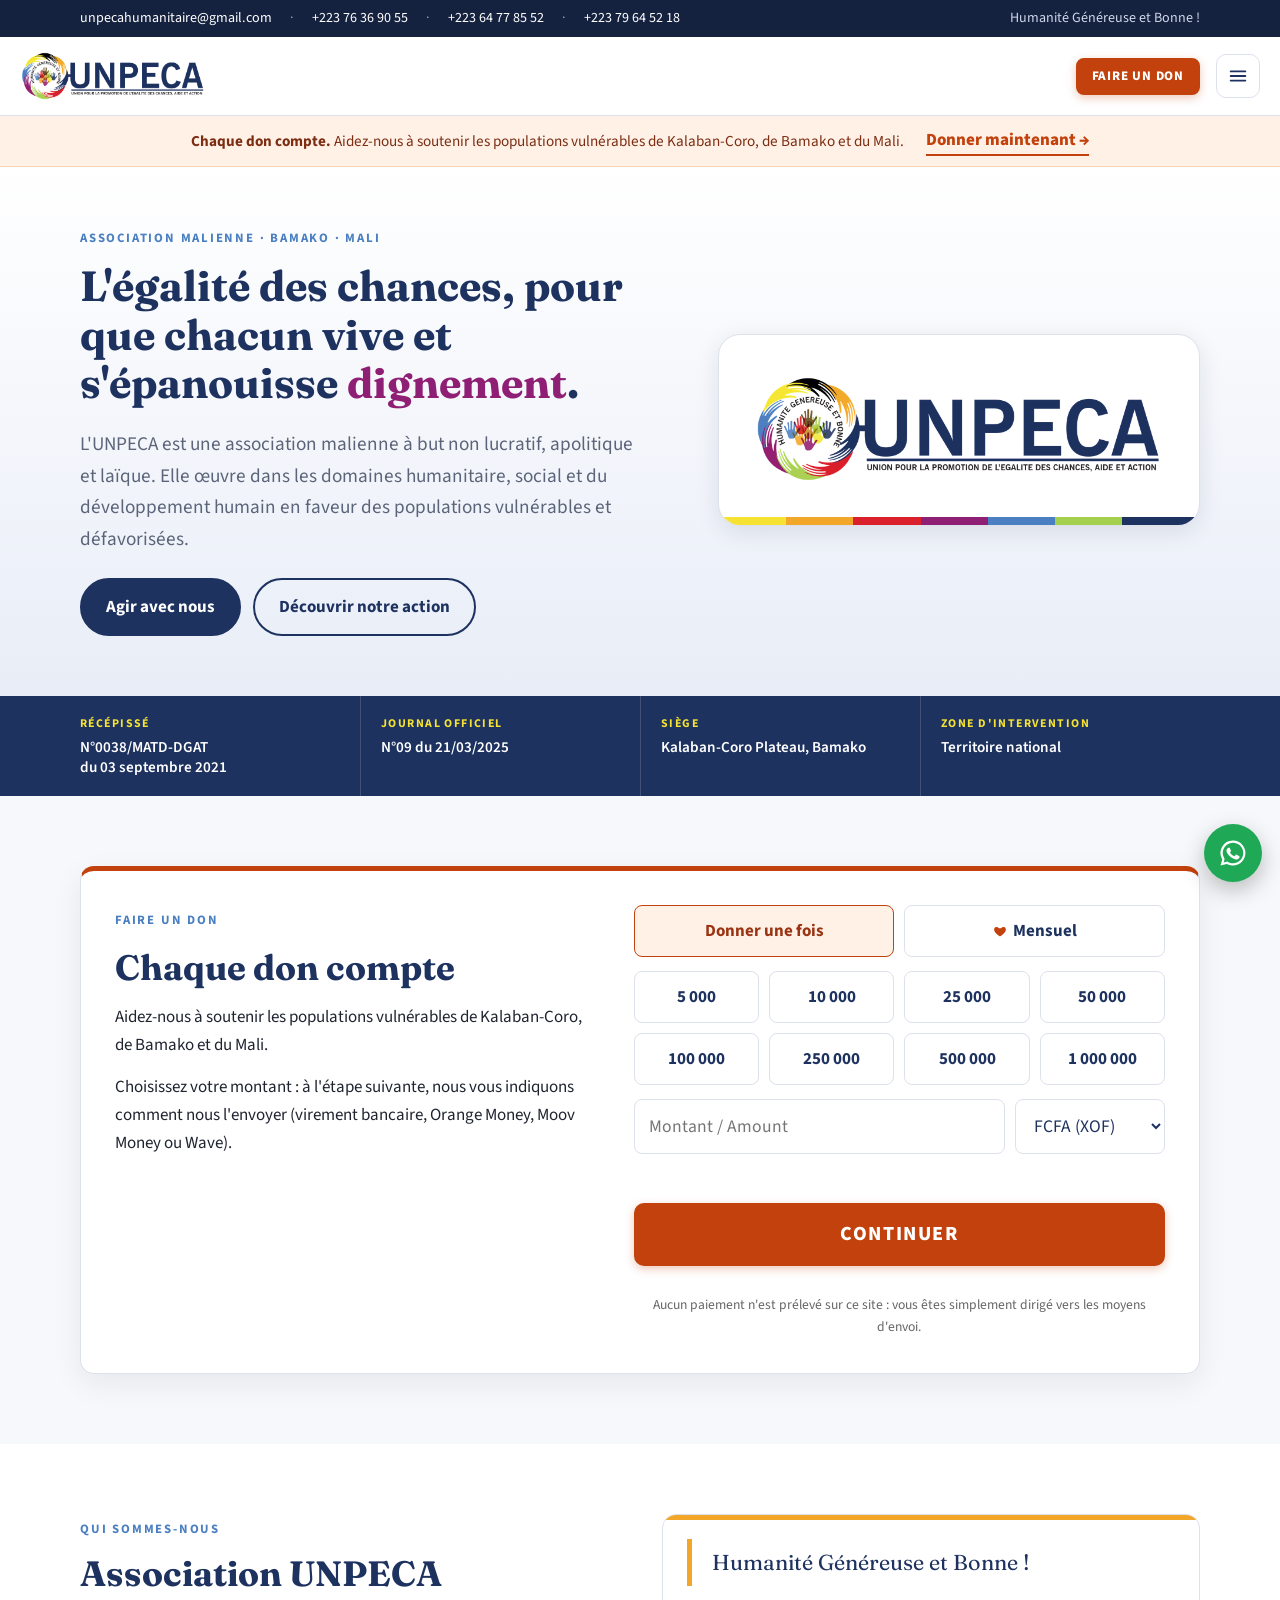
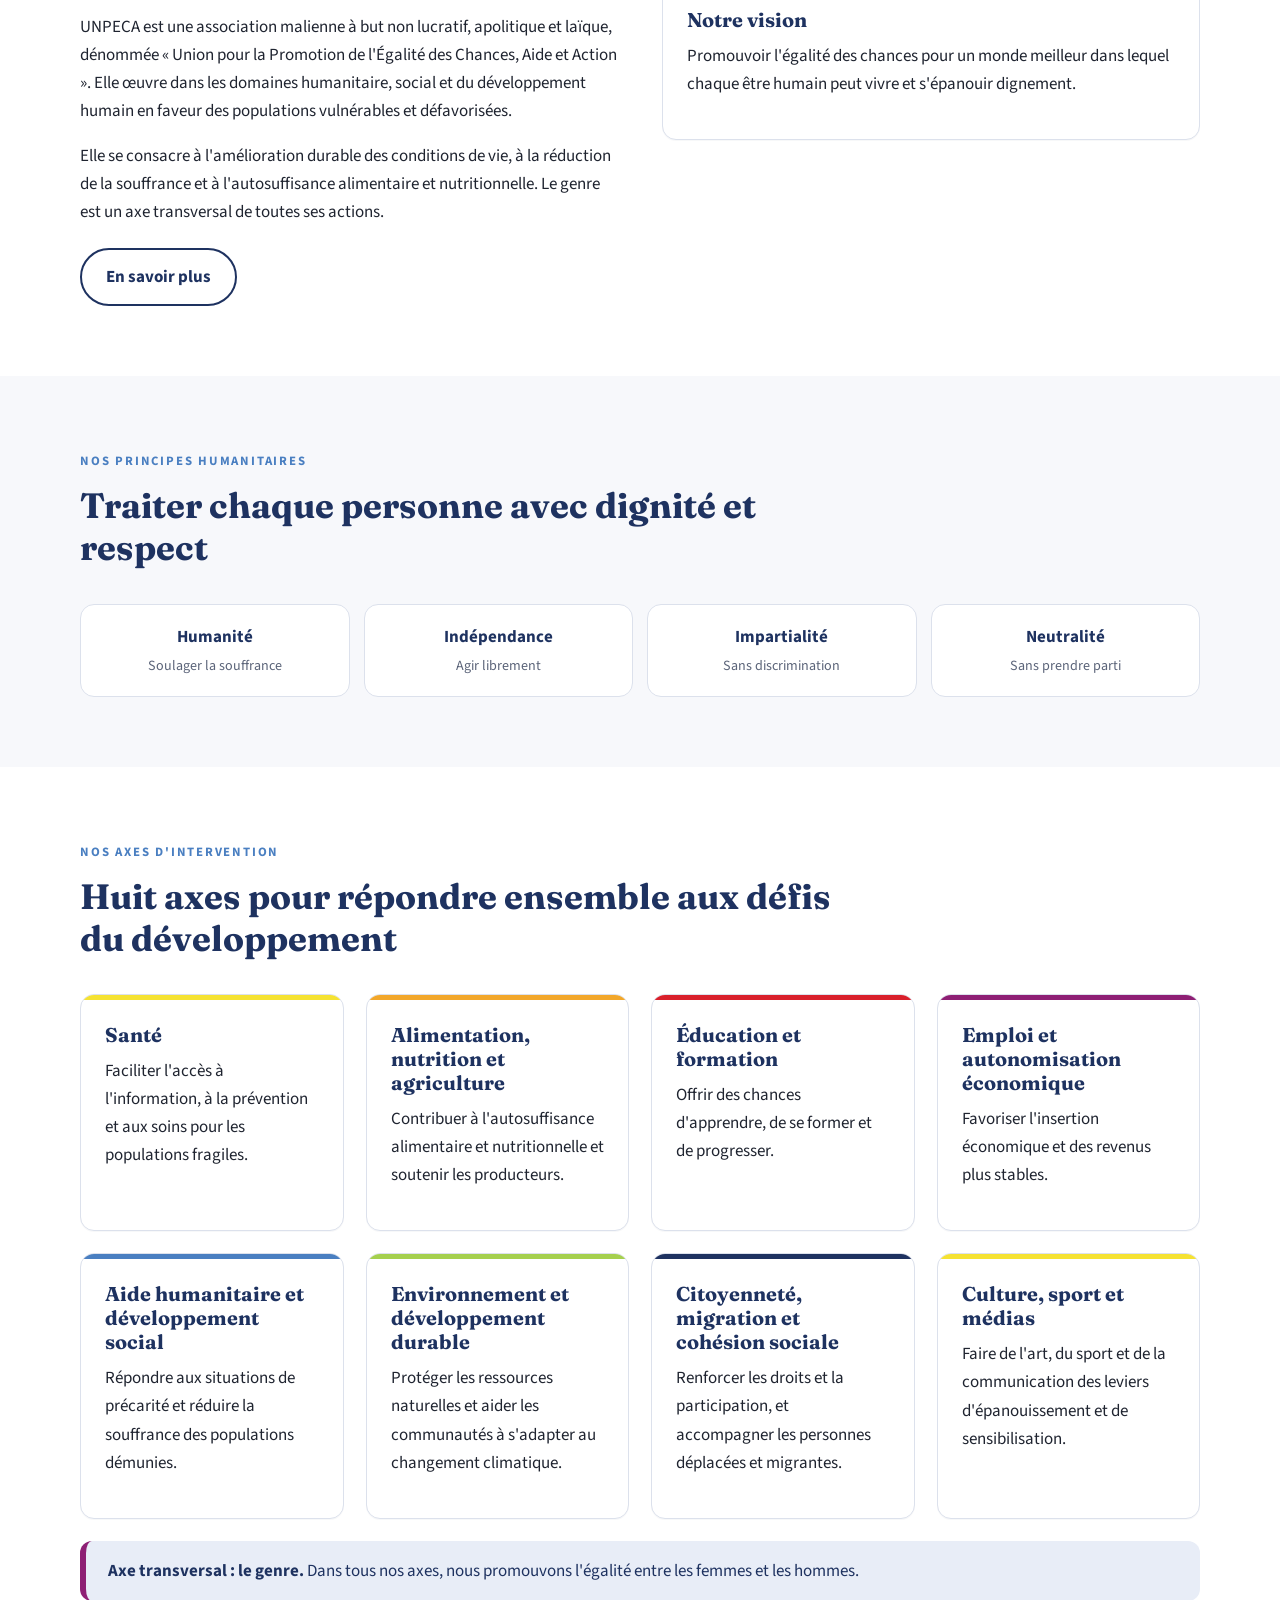
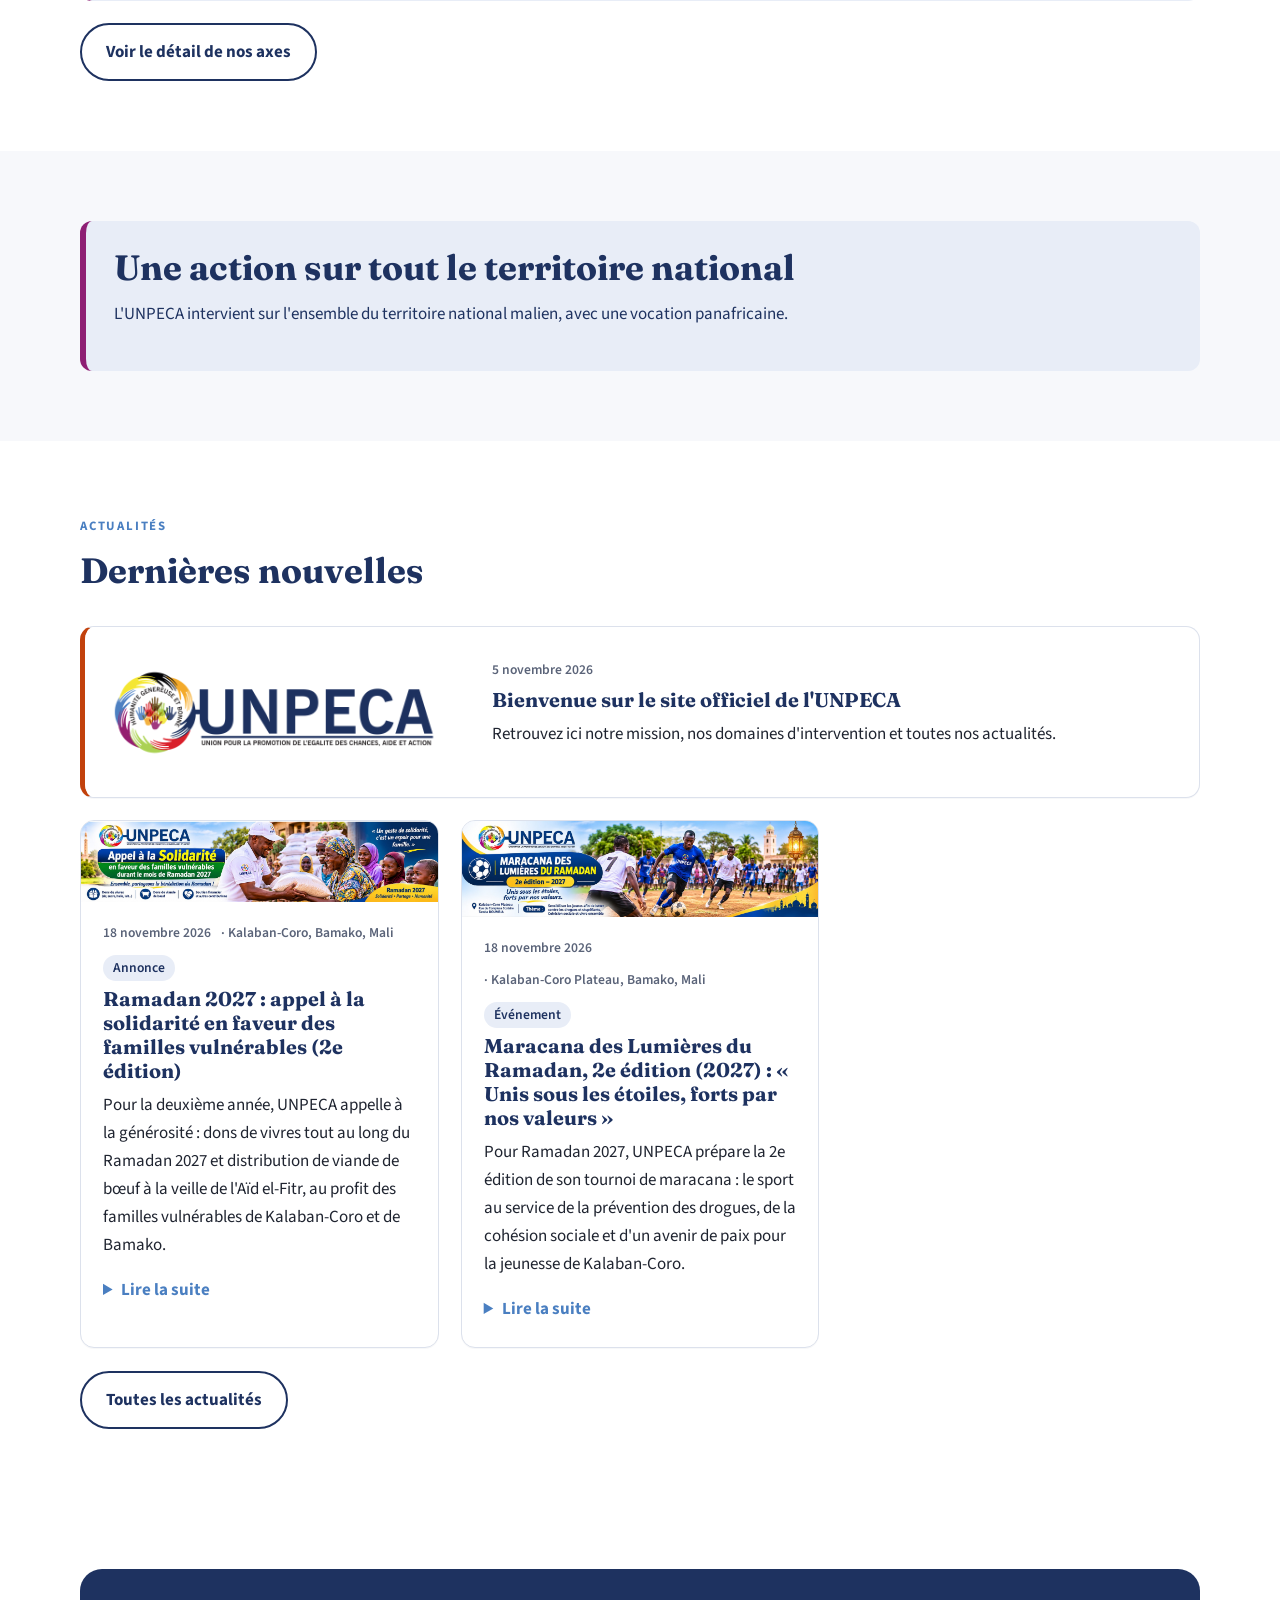
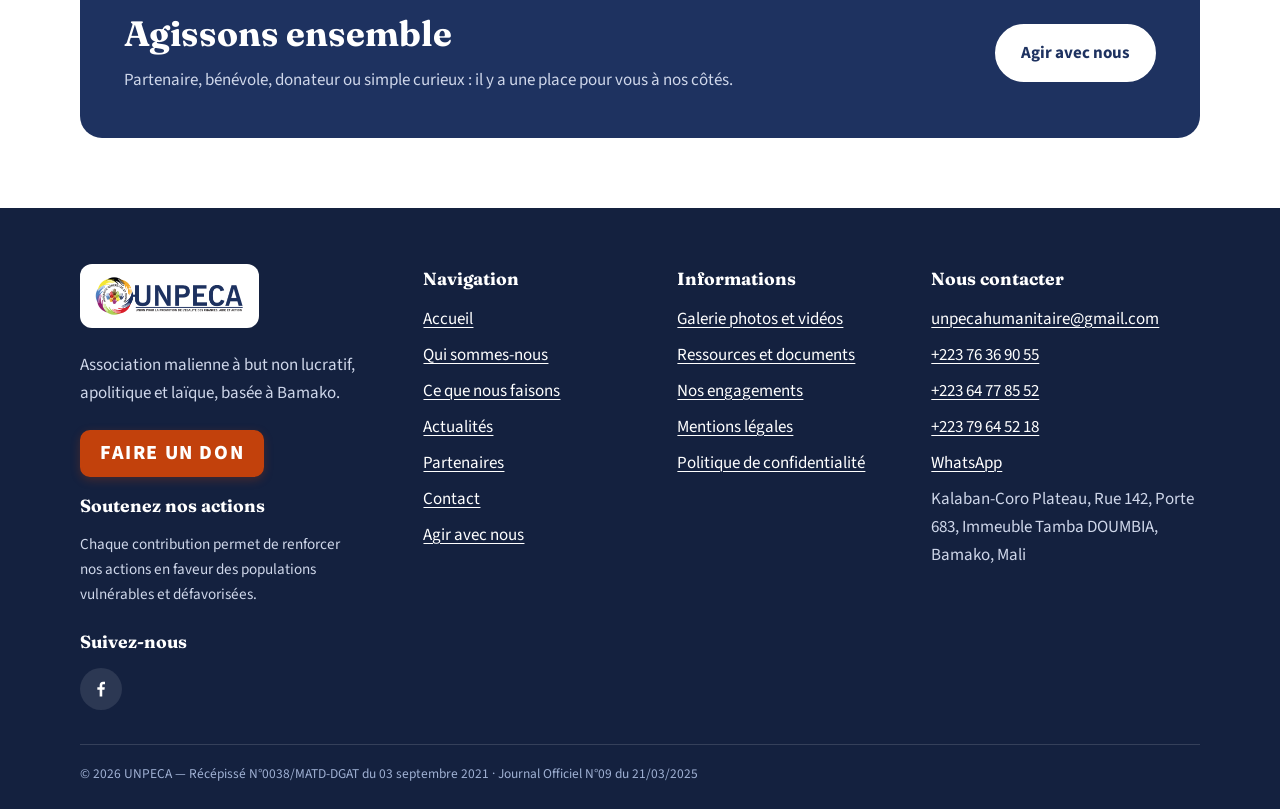
<file: index.html>
<!doctype html>
<html lang="fr" data-title-fr="Accueil — UNPECA" data-title-en="Home — UNPECA">
<head>
<meta charset="utf-8">
<meta name="viewport" content="width=device-width, initial-scale=1">
<title>Accueil — UNPECA</title>
<meta name="description" content="Association UNPECA : association malienne à but non lucratif, apolitique et laïque, au service des populations vulnérables et défavorisées. Bamako, Mali.">
<meta property="og:title" content="Accueil — UNPECA">
<meta property="og:description" content="Association UNPECA : association malienne à but non lucratif, apolitique et laïque, au service des populations vulnérables et défavorisées. Bamako, Mali.">
<meta property="og:type" content="website">
<meta property="og:image" content="https://unpecahumanitaire-lab.github.io/unpeca-site/assets/logo-web.png">
<meta property="og:locale" content="fr_FR">
<meta property="og:locale:alternate" content="en_GB">
<meta name="theme-color" content="#1E3260">
<link rel="icon" type="image/png" href="assets/favicon.png">
<link rel="apple-touch-icon" href="assets/favicon.png">
<link rel="preconnect" href="https://fonts.googleapis.com">
<link rel="preconnect" href="https://fonts.gstatic.com" crossorigin>
<link href="https://fonts.googleapis.com/css2?family=Fraunces:opsz,wght@9..144,600;9..144,700&family=Source+Sans+3:wght@400;600;700&display=swap" rel="stylesheet">
<link rel="stylesheet" href="css/style.css">
</head>
<body>
<a class="skip" href="#contenu"><span class="fr">Aller au contenu</span><span class="en">Skip to content</span></a>
<div class="topbar"><div class="wrap">
  <div class="tb-left">
    <a href="mailto:unpecahumanitaire@gmail.com">unpecahumanitaire@gmail.com</a>
    <a href="tel:+22376369055">+223 76 36 90 55</a>
    <a href="tel:+22364778552">+223 64 77 85 52</a>
    <a href="tel:+22379645218">+223 79 64 52 18</a>
  </div>
  <span class="hide-sm"><span class="fr">Humanité Généreuse et Bonne !</span><span class="en">Generous and Kind Humanity!</span></span>
</div></div>
<header class="site"><div class="wrap">
  <a class="brand" href="index.html" aria-label="UNPECA — Accueil / Home"><img src="assets/logo-web.png" alt="UNPECA — Union pour la promotion de l'égalité des chances, aide et action" width="186" height="54"></a>
  <a class="btn-don btn-don-top" href="agir.html#don"><span class="fr">Faire un don</span><span class="en">Donate</span></a>
  <button class="burger" aria-label="Menu" aria-expanded="false"><svg viewBox="0 0 24 24" fill="none" stroke="currentColor" stroke-width="2" stroke-linecap="round" aria-hidden="true"><path d="M4 7h16M4 12h16M4 17h16"/></svg></button>
  <nav class="main" aria-label="Navigation principale">
    <a href="index.html" aria-current="page"><span class="fr">Accueil</span><span class="en">Home</span></a><a href="a-propos.html"><span class="fr">Qui sommes-nous</span><span class="en">About us</span></a><a href="projets.html"><span class="fr">Ce que nous faisons</span><span class="en">What we do</span></a><a href="actualites.html"><span class="fr">Actualités</span><span class="en">News</span></a><a href="partenaires.html"><span class="fr">Partenaires</span><span class="en">Partners</span></a><a href="contact.html"><span class="fr">Contact</span><span class="en">Contact</span></a><a class="cta-btn" href="agir.html"><span class="fr">Agir avec nous</span><span class="en">Get involved</span></a>
    <div class="lang" role="group" aria-label="Langue / Language">
      <button type="button" data-lang="fr" aria-pressed="true">FR</button>
      <button type="button" data-lang="en" aria-pressed="false">EN</button>
    </div>
    <a class="btn-don btn-don-nav" href="agir.html#don"><span class="fr">Faire un don</span><span class="en">Donate</span></a>
  </nav>
</div></header>
<main id="contenu">


<div class="don-band"><div class="wrap"><p><strong><span class="fr">Chaque don compte.</span><span class="en">Every donation counts.</span></strong> <span class="fr">Aidez-nous à soutenir les populations vulnérables de Kalaban-Coro, de Bamako et du Mali.</span><span class="en">Help us support vulnerable people in Kalaban-Coro, Bamako and across Mali.</span></p><a href="#don-rapide"><span class="fr">Donner maintenant →</span><span class="en">Donate now →</span></a></div></div>
<section class="hero"><div class="wrap">
  <div class="hero-text">
    <span class="eyebrow"><span class="fr">Association malienne · Bamako · MALI</span><span class="en">Malian association · Bamako · MALI</span></span>
    <h1><span class="fr">L'égalité des chances, pour que chacun vive et s'épanouisse <span class="accent">dignement</span>.</span><span class="en">Equal opportunities, so that everyone can live and flourish <span class="accent">with dignity</span>.</span></h1>
    <p class="fr lead">L'UNPECA est une association malienne à but non lucratif, apolitique et laïque. Elle œuvre dans les domaines humanitaire, social et du développement humain en faveur des populations vulnérables et défavorisées.</p><p class="en lead">UNPECA is a Malian non-profit, non-political and secular association. It works in the humanitarian, social and human development fields for the benefit of vulnerable and disadvantaged populations.</p>
    <div class="btn-row">
      <a class="btn" href="agir.html"><span class="fr">Agir avec nous</span><span class="en">Get involved</span></a>
      <a class="btn ghost" href="projets.html"><span class="fr">Découvrir notre action</span><span class="en">Discover our work</span></a>
    </div>
  </div>
  <div class="hero-art">
    <div class="logo-card">
      <img src="assets/logo-hero.png" alt="UNPECA — Union pour la promotion de l'égalité des chances, aide et action. Humanité généreuse et bonne" width="1400" height="408">
      <div class="colorbar"></div>
    </div>
  </div>
</div></section>

<section class="strip" aria-label="Informations officielles"><div class="wrap">
  <div class="it"><small><span class="fr">Récépissé</span><span class="en">Receipt</span></small><b>N°0038/MATD-DGAT<br><span class="fr">du 03 septembre 2021</span><span class="en">of 3 September 2021</span></b></div>
  <div class="it"><small><span class="fr">Journal Officiel</span><span class="en">Official Gazette</span></small><b>N°09 <span class="fr">du</span><span class="en">of</span> 21/03/2025</b></div>
  <div class="it"><small><span class="fr">Siège</span><span class="en">Headquarters</span></small><b>Kalaban-Coro Plateau, Bamako</b></div>
  <div class="it"><small><span class="fr">Zone d'intervention</span><span class="en">Area of operation</span></small><b><span class="fr">Territoire national</span><span class="en">National territory</span></b></div>
</div></section>

<section class="block alt" id="don-rapide"><div class="wrap">
  <div class="don-card">
    <div class="don-intro">
      <span class="eyebrow"><span class="fr">Faire un don</span><span class="en">Make a donation</span></span>
      <h2><span class="fr">Chaque don compte</span><span class="en">Every donation counts</span></h2>
      <p class="fr">Aidez-nous à soutenir les populations vulnérables de Kalaban-Coro, de Bamako et du Mali.</p><p class="en">Help us support vulnerable people in Kalaban-Coro, Bamako and across Mali.</p>
      <p class="fr">Choisissez votre montant : à l'étape suivante, nous vous indiquons comment nous l'envoyer (virement bancaire, Orange Money, Moov Money ou Wave).</p><p class="en">Choose your amount: on the next step, we show you how to send it (bank transfer, Orange Money, Moov Money or Wave).</p>
    </div>
    <form class="don-form" novalidate>
      <fieldset class="don-freq">
        <legend class="sr-only"><span class="fr">Fréquence du don</span><span class="en">Donation frequency</span></legend>
        <label><input type="radio" name="freq" value="once" checked><span><span class="fr">Donner une fois</span><span class="en">Give once</span></span></label>
        <label><input type="radio" name="freq" value="monthly"><span><svg class="hsm" viewBox="0 0 24 24" aria-hidden="true"><path fill="currentColor" d="M12 21s-7.5-4.6-9.6-9.2C.9 8.4 2.7 5 6 5c2 0 3.4 1.1 4 2.2h4C14.600 6.100 16 5 18 5c3.300 0 5.100 3.400 3.600 6.800C19.500 16.400 12 21 12 21z"/></svg><span class="fr">Mensuel</span><span class="en">Monthly</span></span></label>
      </fieldset>
      <div class="don-amounts" role="group" aria-label="FCFA"><button type="button" class="don-chip" data-amount="5000">5 000</button><button type="button" class="don-chip" data-amount="10000">10 000</button><button type="button" class="don-chip" data-amount="25000">25 000</button><button type="button" class="don-chip" data-amount="50000">50 000</button><button type="button" class="don-chip" data-amount="100000">100 000</button><button type="button" class="don-chip" data-amount="250000">250 000</button><button type="button" class="don-chip" data-amount="500000">500 000</button><button type="button" class="don-chip" data-amount="1000000">1 000 000</button></div>
      <div class="don-free">
        <label class="sr-only" for="don-amount"><span class="fr">Autre montant</span><span class="en">Other amount</span></label>
        <input id="don-amount" type="text" inputmode="decimal" autocomplete="off" placeholder="Montant / Amount">
        <label class="sr-only" for="don-cur"><span class="fr">Devise</span><span class="en">Currency</span></label>
        <select id="don-cur"><option value="XOF">FCFA (XOF)</option><option value="USD">USD ($)</option><option value="EUR">EUR (&euro;)</option></select>
      </div>
      <p class="don-eq" id="don-eq" aria-live="polite"></p>
      <p class="don-err" id="don-err" role="alert" hidden><span class="fr">Merci d'indiquer un montant valide.</span><span class="en">Please enter a valid amount.</span></p>
      <button class="btn-don btn-don-lg don-go" type="submit"><span class="fr">Continuer</span><span class="en">Continue</span></button>
      <p class="don-note"><span class="fr">Aucun paiement n'est prélevé sur ce site : vous êtes simplement dirigé vers les moyens d'envoi.</span><span class="en">No payment is taken on this site: you are simply directed to the ways of sending your gift.</span></p>
    </form>
  </div>
</div></section>

<section class="block"><div class="wrap split">
  <div>
    <span class="eyebrow"><span class="fr">Qui sommes-nous</span><span class="en">Who we are</span></span>
    <h2><span class="fr">Association UNPECA</span><span class="en">UNPECA association</span></h2>
    <p class="fr">UNPECA est une association malienne à but non lucratif, apolitique et laïque, dénommée « Union pour la Promotion de l'Égalité des Chances, Aide et Action ». Elle œuvre dans les domaines humanitaire, social et du développement humain en faveur des populations vulnérables et défavorisées.</p><p class="en">UNPECA is a Malian non-profit, non-political and secular association, named “Union pour la Promotion de l'Égalité des Chances, Aide et Action” (Union for the Promotion of Equal Opportunities, Aid and Action). It works in the humanitarian, social and human development fields for the benefit of vulnerable and disadvantaged populations.</p>
    <p class="fr">Elle se consacre à l'amélioration durable des conditions de vie, à la réduction de la souffrance et à l'autosuffisance alimentaire et nutritionnelle. Le genre est un axe transversal de toutes ses actions.</p><p class="en">It is dedicated to the lasting improvement of living conditions, the reduction of suffering and food and nutrition self-sufficiency. Gender is a cross-cutting axis of all its actions.</p>
    <div class="btn-row"><a class="btn ghost" href="a-propos.html"><span class="fr">En savoir plus</span><span class="en">Learn more</span></a></div>
  </div>
  <div class="card top" style="--c:var(--orange)">
    <p class="quote"><span class="fr">Humanité Généreuse et Bonne !</span><span class="en">Generous and Kind Humanity!</span></p>
    <h3 style="margin-top:1.2rem"><span class="fr">Notre vision</span><span class="en">Our vision</span></h3>
    <p class="fr">Promouvoir l'égalité des chances pour un monde meilleur dans lequel chaque être humain peut vivre et s'épanouir dignement.</p><p class="en">To promote equal opportunities for a better world in which every human being can live and flourish with dignity.</p>
  </div>
</div></section>

<section class="block alt"><div class="wrap">
  <div class="section-head">
    <span class="eyebrow"><span class="fr">Nos principes humanitaires</span><span class="en">Our humanitarian principles</span></span>
    <h2><span class="fr">Traiter chaque personne avec dignité et respect</span><span class="en">Treating every person with dignity and respect</span></h2>
  </div>
  
<div class="principles">
  <div class="pill"><span class="fr">Humanité</span><span class="en">Humanity</span><small><span class="fr">Soulager la souffrance</span><span class="en">Relieving suffering</span></small></div>
  <div class="pill"><span class="fr">Indépendance</span><span class="en">Independence</span><small><span class="fr">Agir librement</span><span class="en">Acting freely</span></small></div>
  <div class="pill"><span class="fr">Impartialité</span><span class="en">Impartiality</span><small><span class="fr">Sans discrimination</span><span class="en">Without discrimination</span></small></div>
  <div class="pill"><span class="fr">Neutralité</span><span class="en">Neutrality</span><small><span class="fr">Sans prendre parti</span><span class="en">Taking no side</span></small></div>
</div>
</div></section>

<section class="block"><div class="wrap">
  <div class="section-head">
    <span class="eyebrow"><span class="fr">Nos axes d'intervention</span><span class="en">Our areas of work</span></span>
    <h2><span class="fr">Huit axes pour répondre ensemble aux défis du développement</span><span class="en">Eight areas to tackle development challenges together</span></h2>
  </div>
  <div class="grid g4"><div class="card top axis" style="--c:var(--yellow)"><h3><span class="fr">Santé</span><span class="en">Health</span></h3><p class="fr">Faciliter l'accès à l'information, à la prévention et aux soins pour les populations fragiles.</p><p class="en">Facilitating access to information, prevention and care for vulnerable populations.</p></div><div class="card top axis" style="--c:var(--orange)"><h3><span class="fr">Alimentation, nutrition et agriculture</span><span class="en">Food, nutrition and agriculture</span></h3><p class="fr">Contribuer à l'autosuffisance alimentaire et nutritionnelle et soutenir les producteurs.</p><p class="en">Contributing to food and nutrition self-sufficiency and supporting producers.</p></div><div class="card top axis" style="--c:var(--red)"><h3><span class="fr">Éducation et formation</span><span class="en">Education and training</span></h3><p class="fr">Offrir des chances d'apprendre, de se former et de progresser.</p><p class="en">Offering chances to learn, train and progress.</p></div><div class="card top axis" style="--c:var(--purple)"><h3><span class="fr">Emploi et autonomisation économique</span><span class="en">Employment and economic empowerment</span></h3><p class="fr">Favoriser l'insertion économique et des revenus plus stables.</p><p class="en">Fostering economic inclusion and more stable incomes.</p></div><div class="card top axis" style="--c:var(--blue)"><h3><span class="fr">Aide humanitaire et développement social</span><span class="en">Humanitarian aid and social development</span></h3><p class="fr">Répondre aux situations de précarité et réduire la souffrance des populations démunies.</p><p class="en">Responding to situations of precarity and reducing the suffering of disadvantaged people.</p></div><div class="card top axis" style="--c:var(--green)"><h3><span class="fr">Environnement et développement durable</span><span class="en">Environment and sustainable development</span></h3><p class="fr">Protéger les ressources naturelles et aider les communautés à s'adapter au changement climatique.</p><p class="en">Protecting natural resources and helping communities adapt to climate change.</p></div><div class="card top axis" style="--c:var(--navy)"><h3><span class="fr">Citoyenneté, migration et cohésion sociale</span><span class="en">Citizenship, migration and social cohesion</span></h3><p class="fr">Renforcer les droits et la participation, et accompagner les personnes déplacées et migrantes.</p><p class="en">Strengthening rights and participation, and supporting displaced and migrant people.</p></div><div class="card top axis" style="--c:var(--yellow)"><h3><span class="fr">Culture, sport et médias</span><span class="en">Culture, sport and media</span></h3><p class="fr">Faire de l'art, du sport et de la communication des leviers d'épanouissement et de sensibilisation.</p><p class="en">Making art, sport and communication levers of personal growth and awareness.</p></div></div>
  <div class="band"><b><span class="fr">Axe transversal : le genre.</span><span class="en">Cross-cutting axis: gender.</span></b> <span class="fr">Dans tous nos axes, nous promouvons l'égalité entre les femmes et les hommes.</span><span class="en">In all our areas of work, we promote equality between women and men.</span></div>
  <div class="btn-row"><a class="btn ghost" href="projets.html"><span class="fr">Voir le détail de nos axes</span><span class="en">See our areas in detail</span></a></div>
</div></section>

<section class="block alt"><div class="wrap">
  <div class="band" style="margin-top:0;padding:26px 28px">
    <div>
      <h2 style="margin:0 0 .3em"><span class="fr">Une action sur tout le territoire national</span><span class="en">Action across the national territory</span></h2>
      <p class="fr">L'UNPECA intervient sur l'ensemble du territoire national malien, avec une vocation panafricaine.</p><p class="en">UNPECA operates across Mali's national territory, with a pan-African outlook.</p>
    </div>
  </div>
</div></section>

<section class="block"><div class="wrap">
  <div class="section-head">
    <span class="eyebrow"><span class="fr">Actualités</span><span class="en">News</span></span>
    <h2><span class="fr">Dernières nouvelles</span><span class="en">Latest news</span></h2>
  </div>
  <div class="grid g3" data-news="3"></div>
  <div class="btn-row"><a class="btn ghost" href="actualites.html"><span class="fr">Toutes les actualités</span><span class="en">All news</span></a></div>
</div></section>

<section class="block alt" style="display:none"><div class="wrap">
  <div class="section-head">
    <span class="eyebrow"><span class="fr">Partenaires</span><span class="en">Partners</span></span>
    <h2><span class="fr">Ils nous accompagnent</span><span class="en">They stand with us</span></h2>
  </div>
  <div class="grid g4" data-partners data-hide-empty></div>
</div></section>

<section class="block"><div class="wrap">
  <div class="cta">
    <div><h2><span class="fr">Agissons ensemble</span><span class="en">Let's act together</span></h2><p class="fr">Partenaire, bénévole, donateur ou simple curieux : il y a une place pour vous à nos côtés.</p><p class="en">Partner, volunteer, donor or simply curious: there is a place for you by our side.</p></div>
    <a class="btn" href="agir.html"><span class="fr">Agir avec nous</span><span class="en">Get involved</span></a>
  </div>
</div></section>

<script type="application/ld+json">
{"@context": "https://schema.org", "@type": "Organization", "name": "UNPECA", "alternateName": "Union pour la Promotion de l'Égalité des Chances, Aide et Action", "description": "L'UNPECA est une association malienne à but non lucratif, apolitique et laïque. Elle œuvre dans les domaines humanitaire, social et du développement humain en faveur des populations vulnérables et défavorisées.", "url": "https://unpecahumanitaire-lab.github.io/unpeca-site/", "logo": "https://unpecahumanitaire-lab.github.io/unpeca-site/assets/logo-web.png", "email": "unpecahumanitaire@gmail.com", "telephone": "+22376369055", "address": {"@type": "PostalAddress", "streetAddress": "Kalaban-Coro Plateau", "addressLocality": "Bamako", "addressCountry": "ML"}}
</script>

</main>
<footer class="site"><div class="wrap">
  <div class="foot-grid">
    <div>
      <div class="foot-logo"><img src="assets/logo-web.png" alt="UNPECA" width="151" height="44"></div>
      <p class="fr">Association malienne à but non lucratif, apolitique et laïque, basée à Bamako.</p><p class="en">Malian non-profit, non-political and secular association based in Bamako.</p>
      <div class="foot-don">
        <a class="btn-don btn-don-lg" href="agir.html#don"><span class="fr">Faire un don</span><span class="en">Donate</span></a>
        <h4><span class="fr">Soutenez nos actions</span><span class="en">Support our work</span></h4>
        <p class="fr">Chaque contribution permet de renforcer nos actions en faveur des populations vulnérables et défavorisées.</p><p class="en">Every contribution helps strengthen our work for vulnerable and disadvantaged populations.</p>
      </div>
      <h4 class="foot-follow"><span class="fr">Suivez-nous</span><span class="en">Follow us</span></h4>
      <div class="social" data-social></div>
    </div>
    <div>
      <h4><span class="fr">Navigation</span><span class="en">Navigation</span></h4>
      <ul><li><a href="index.html"><span class="fr">Accueil</span><span class="en">Home</span></a></li><li><a href="a-propos.html"><span class="fr">Qui sommes-nous</span><span class="en">About us</span></a></li><li><a href="projets.html"><span class="fr">Ce que nous faisons</span><span class="en">What we do</span></a></li><li><a href="actualites.html"><span class="fr">Actualités</span><span class="en">News</span></a></li><li><a href="partenaires.html"><span class="fr">Partenaires</span><span class="en">Partners</span></a></li><li><a href="contact.html"><span class="fr">Contact</span><span class="en">Contact</span></a></li><li><a href="agir.html"><span class="fr">Agir avec nous</span><span class="en">Get involved</span></a></li></ul>
    </div>
    <div>
      <h4><span class="fr">Informations</span><span class="en">Information</span></h4>
      <ul><li><a href="galerie.html"><span class="fr">Galerie photos et vidéos</span><span class="en">Photo and video gallery</span></a></li><li><a href="documents.html"><span class="fr">Ressources et documents</span><span class="en">Resources and documents</span></a></li><li><a href="engagements.html"><span class="fr">Nos engagements</span><span class="en">Our commitments</span></a></li><li><a href="mentions-legales.html"><span class="fr">Mentions légales</span><span class="en">Legal notice</span></a></li><li><a href="confidentialite.html"><span class="fr">Politique de confidentialité</span><span class="en">Privacy policy</span></a></li></ul>
    </div>
    <div>
      <h4><span class="fr">Nous contacter</span><span class="en">Contact us</span></h4>
      <ul>
        <li><a href="mailto:unpecahumanitaire@gmail.com">unpecahumanitaire@gmail.com</a></li>
        <li><a href="tel:+22376369055">+223 76 36 90 55</a></li>
        <li><a href="tel:+22364778552">+223 64 77 85 52</a></li>
        <li><a href="tel:+22379645218">+223 79 64 52 18</a></li>
        <li><a href="https://wa.me/22376369055?text=Bonjour%20UNPECA%2C%20" target="_blank" rel="noopener">WhatsApp</a></li>
        <li><span class="fr">Kalaban-Coro Plateau, Rue 142, Porte 683, Immeuble Tamba DOUMBIA, Bamako, Mali</span><span class="en">Kalaban-Coro Plateau, Street 142, Door 683, Tamba DOUMBIA Building, Bamako, Mali</span></li>
      </ul>
    </div>
  </div>
  <div class="legal">
    © 2026 UNPECA — <span class="fr">Récépissé</span><span class="en">Receipt</span> N°0038/MATD-DGAT <span class="fr">du 03 septembre 2021</span><span class="en">of 3 September 2021</span> · <span class="fr">Journal Officiel</span><span class="en">Official Gazette</span> N°09 <span class="fr">du</span><span class="en">of</span> 21/03/2025
  </div>
</div></footer>
<a class="wa-float" href="https://wa.me/22376369055?text=Bonjour%20UNPECA%2C%20" target="_blank" rel="noopener" aria-label="WhatsApp"><svg viewBox="0 0 24 24" aria-hidden="true"><path d="M12 2a10 10 0 0 0-8.6 15.1L2 22l5-1.3A10 10 0 1 0 12 2zm0 18.2c-1.5 0-3-.4-4.2-1.2l-.3-.2-3 .8.8-2.9-.2-.3A8.2 8.2 0 1 1 12 20.2zm4.5-6.1c-.2-.1-1.5-.7-1.7-.8-.2-.1-.4-.1-.6.1l-.8 1c-.1.2-.3.2-.5.1-1.4-.7-2.4-1.3-3.3-2.9-.2-.3.2-.3.7-1.1.1-.2 0-.3 0-.5l-.8-1.8c-.2-.5-.4-.4-.6-.4h-.5c-.2 0-.5.1-.7.3-.8.8-1 1.6-.9 2.4.2 1 .7 1.9 1.5 2.9 1.4 1.8 3.3 3 5.4 3.6 1.2.3 1.9.2 2.5-.2.4-.3.9-.8 1-1.4.1-.4 0-.7-.1-.8z"/></svg></a>
<script src="js/main.js" defer></script>
</body>
</html>
</file>
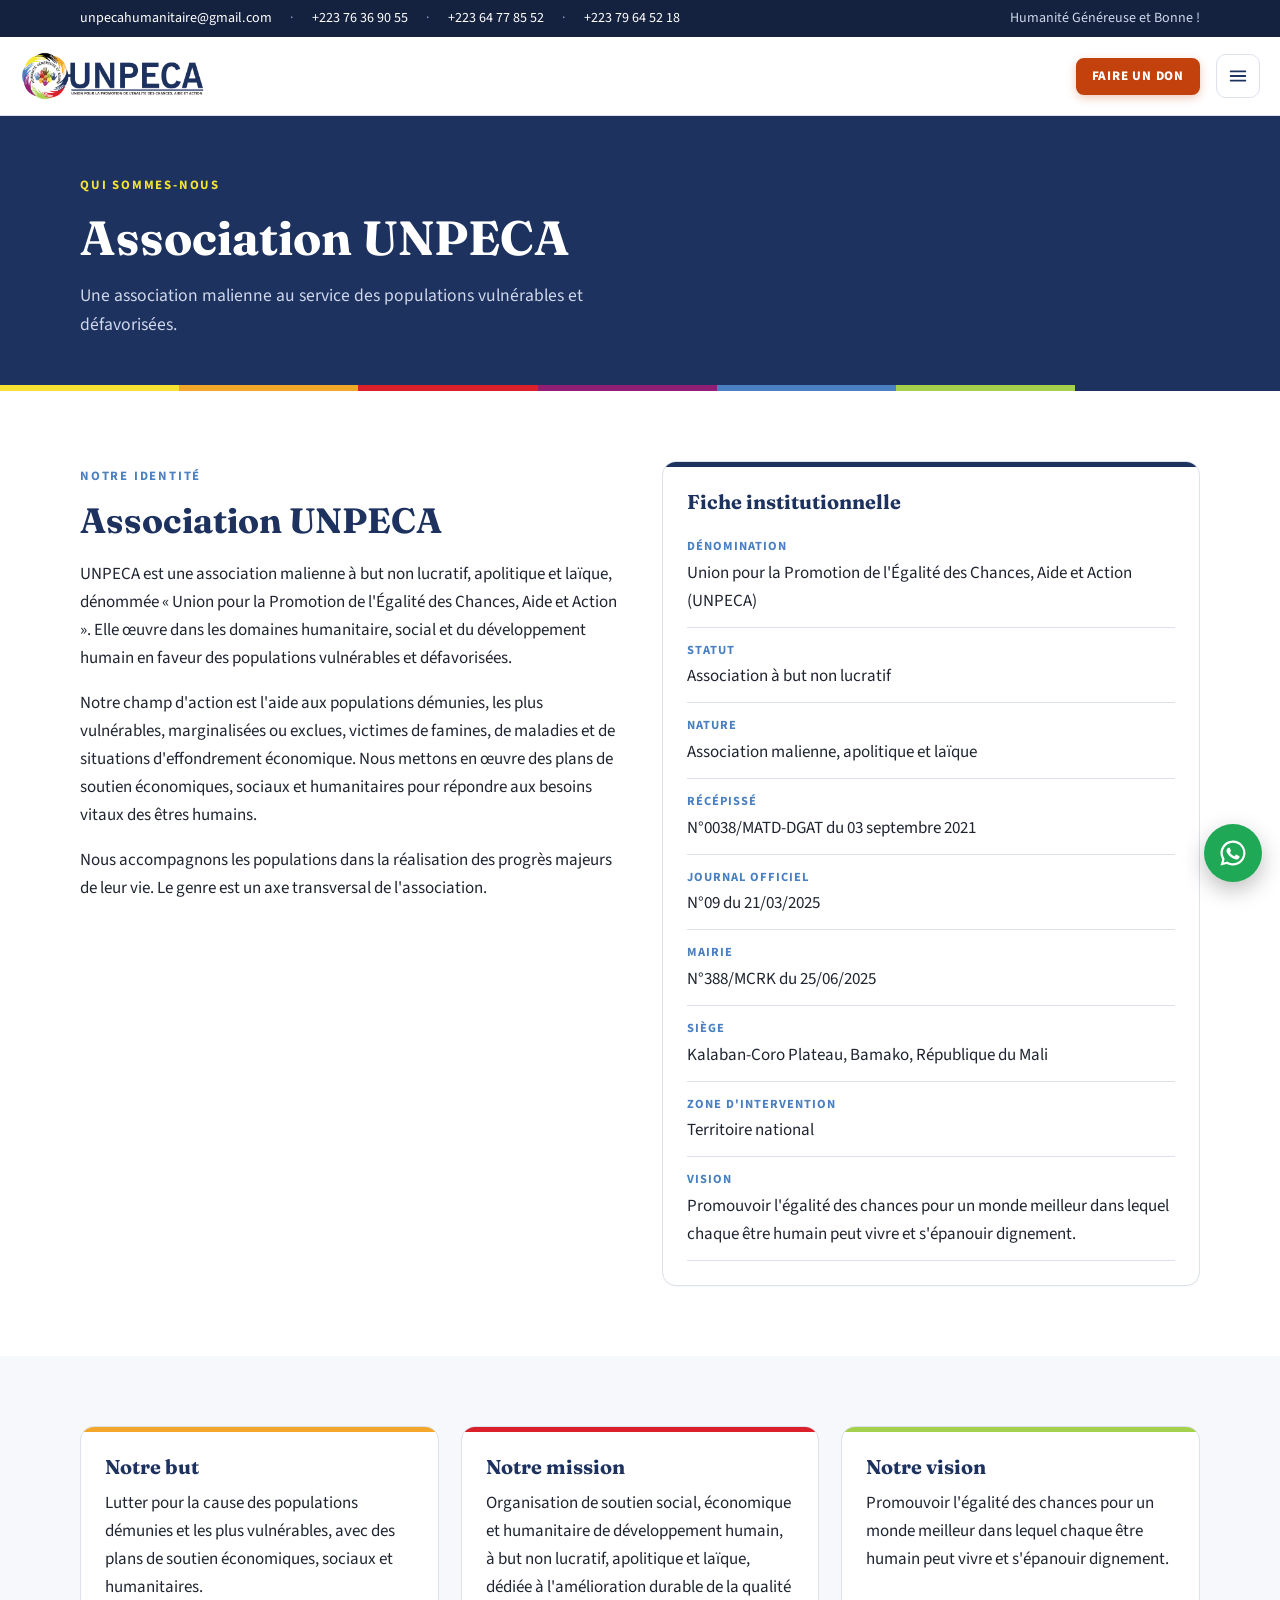
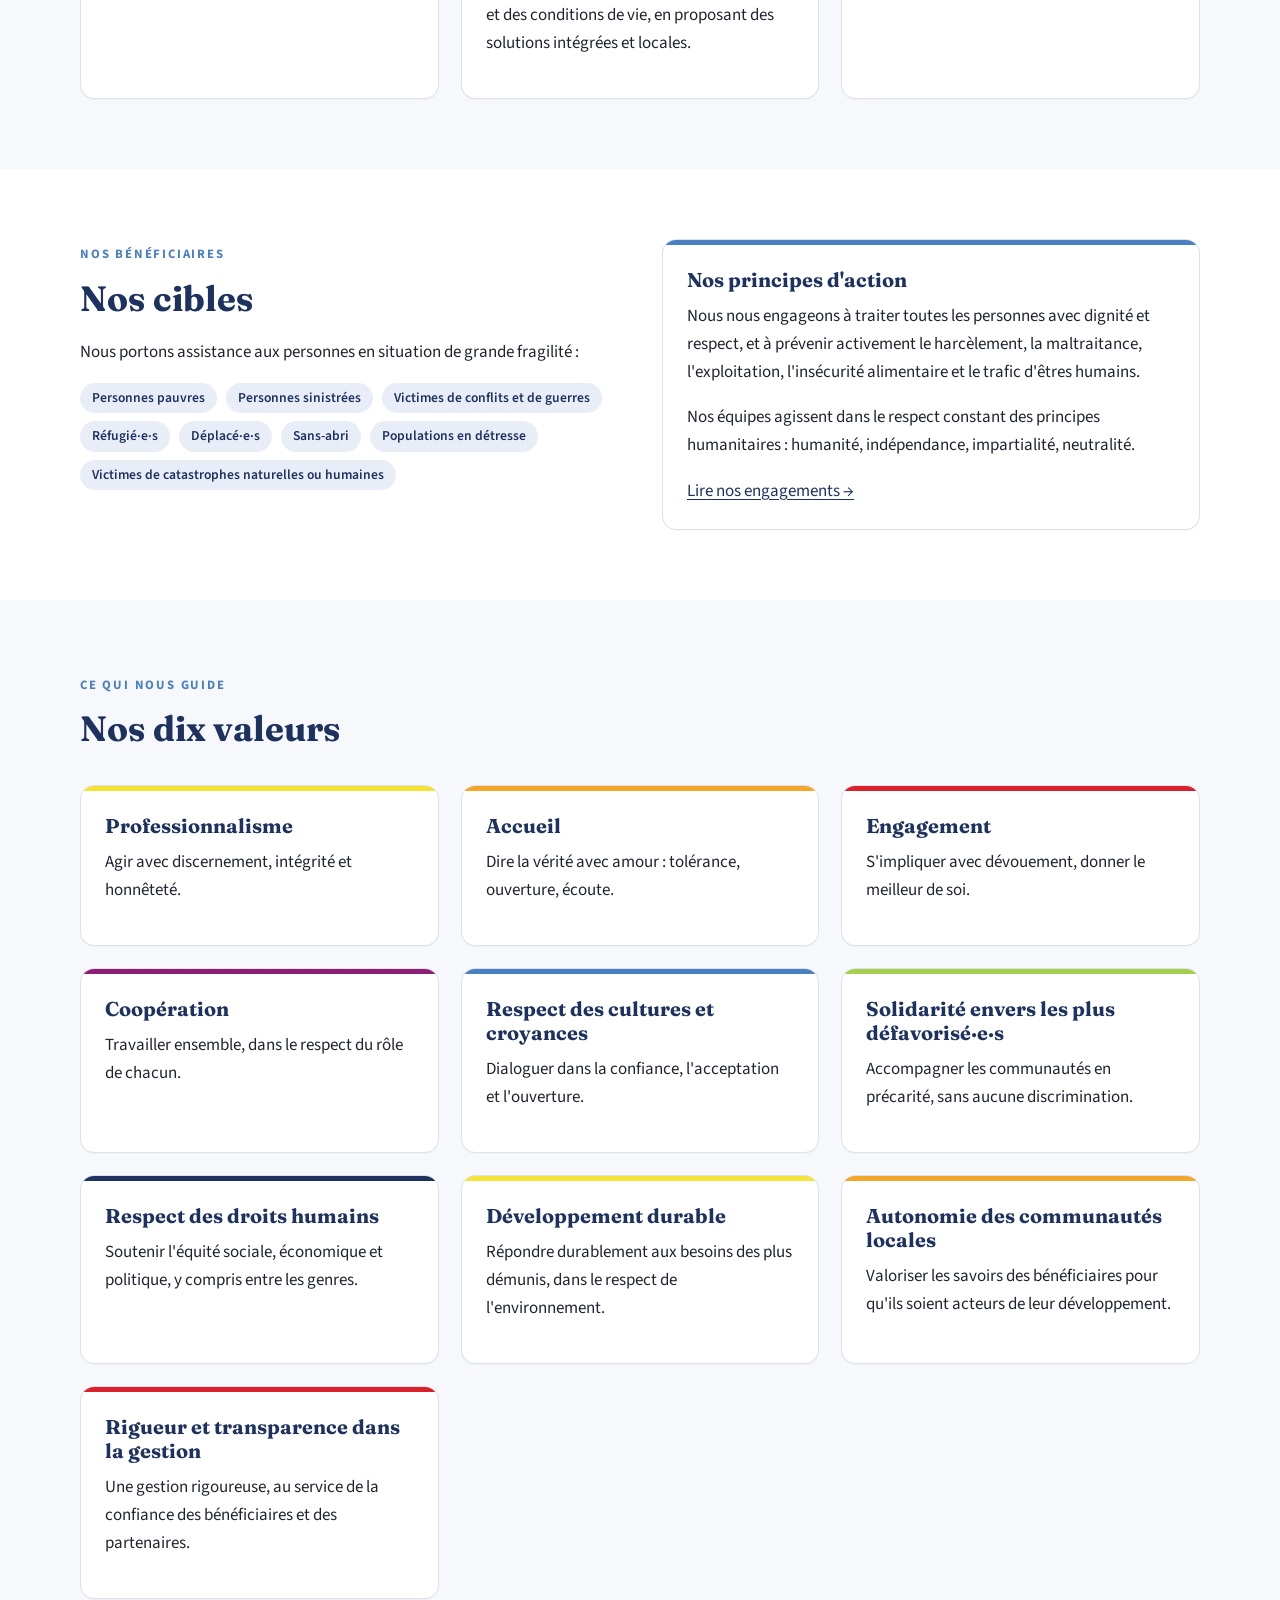
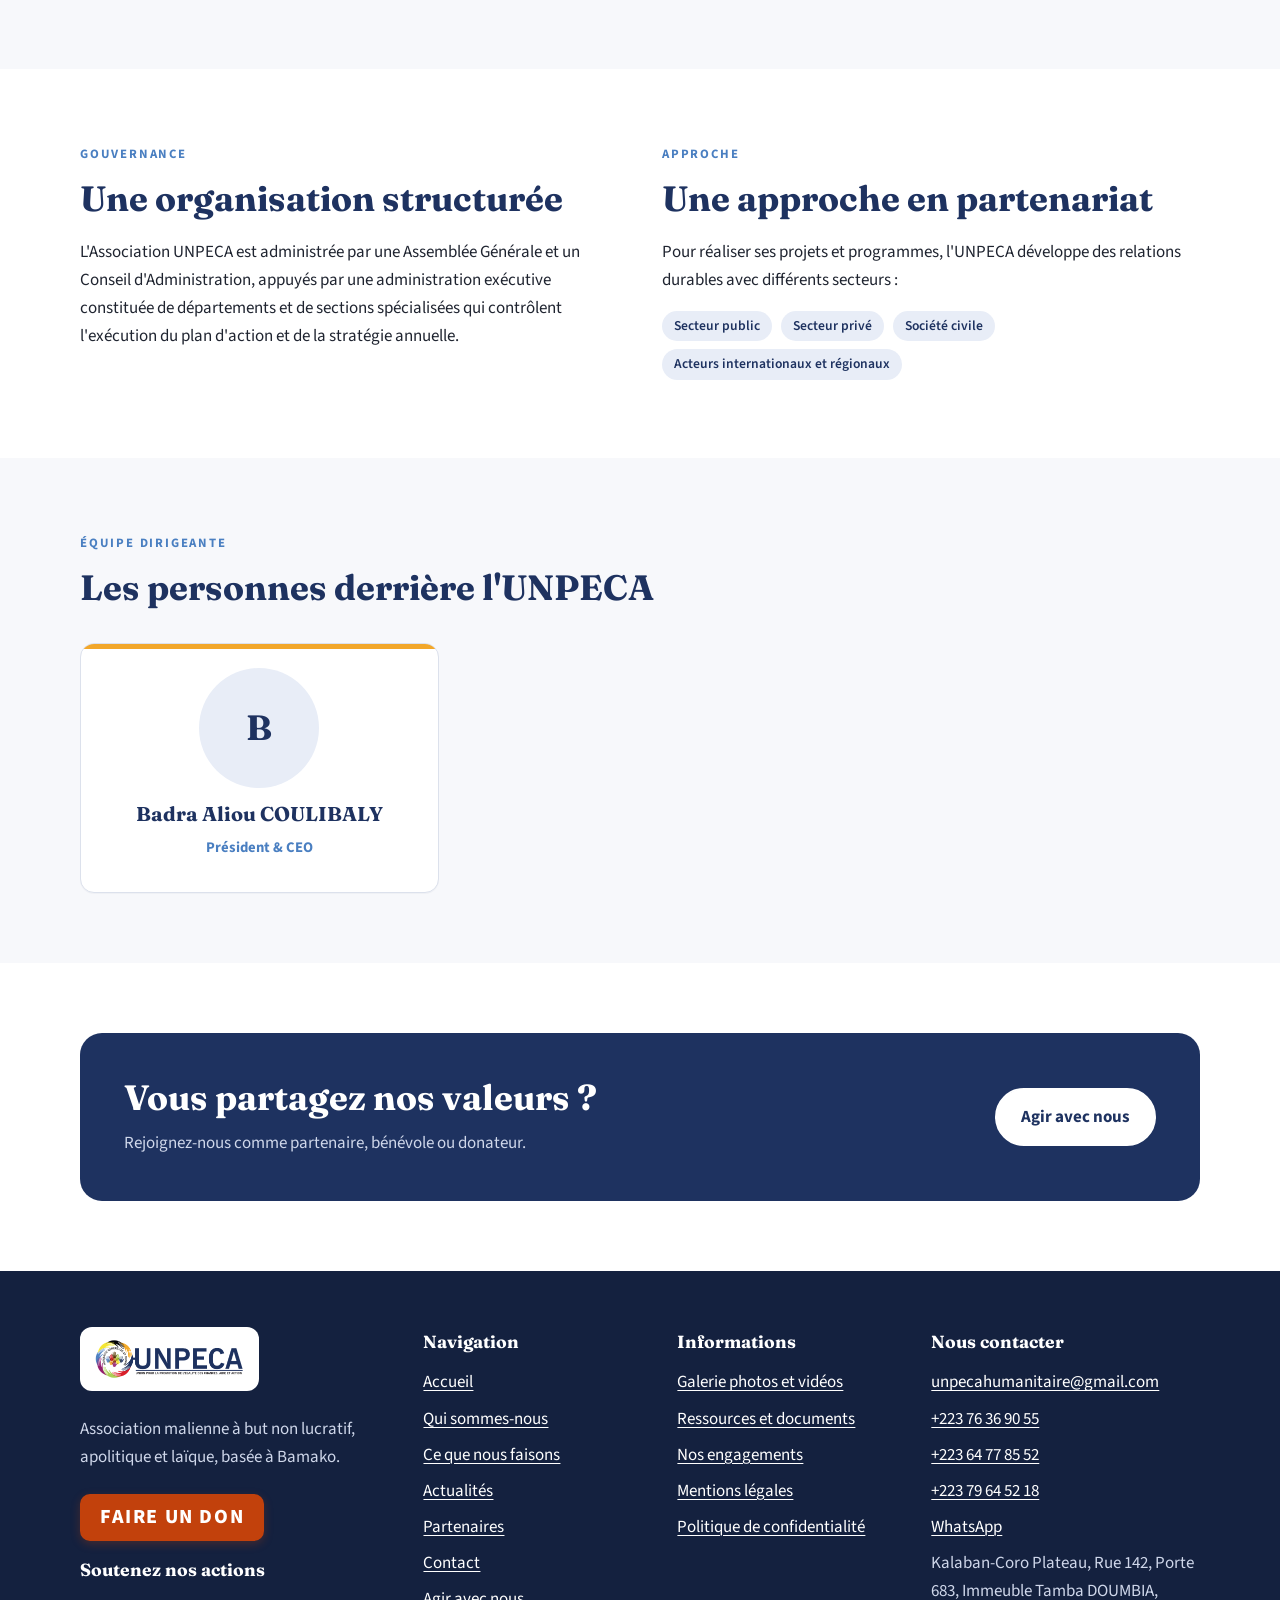
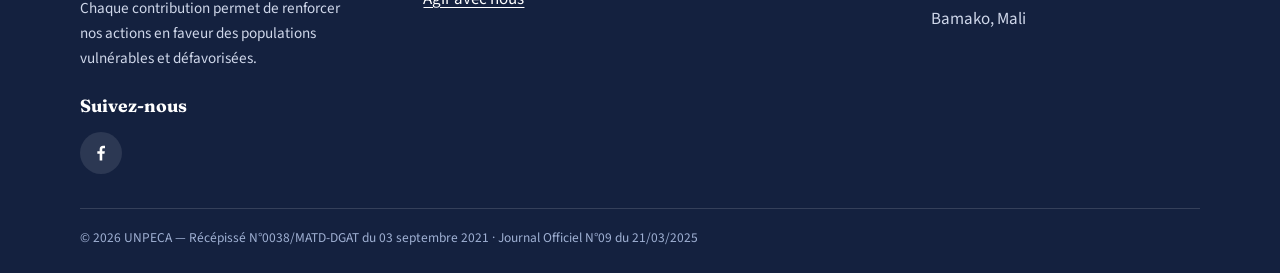
<file: a-propos.html>
<!doctype html>
<html lang="fr" data-title-fr="Qui sommes-nous — UNPECA" data-title-en="About us — UNPECA">
<head>
<meta charset="utf-8">
<meta name="viewport" content="width=device-width, initial-scale=1">
<title>Qui sommes-nous — UNPECA</title>
<meta name="description" content="Association UNPECA : statut, mission, vision, valeurs, gouvernance et informations légales. Association malienne à but non lucratif, apolitique et laïque.">
<meta property="og:title" content="Qui sommes-nous — UNPECA">
<meta property="og:description" content="Association UNPECA : statut, mission, vision, valeurs, gouvernance et informations légales. Association malienne à but non lucratif, apolitique et laïque.">
<meta property="og:type" content="website">
<meta property="og:image" content="https://unpecahumanitaire-lab.github.io/unpeca-site/assets/logo-web.png">
<meta property="og:locale" content="fr_FR">
<meta property="og:locale:alternate" content="en_GB">
<meta name="theme-color" content="#1E3260">
<link rel="icon" type="image/png" href="assets/favicon.png">
<link rel="apple-touch-icon" href="assets/favicon.png">
<link rel="preconnect" href="https://fonts.googleapis.com">
<link rel="preconnect" href="https://fonts.gstatic.com" crossorigin>
<link href="https://fonts.googleapis.com/css2?family=Fraunces:opsz,wght@9..144,600;9..144,700&family=Source+Sans+3:wght@400;600;700&display=swap" rel="stylesheet">
<link rel="stylesheet" href="css/style.css">
</head>
<body>
<a class="skip" href="#contenu"><span class="fr">Aller au contenu</span><span class="en">Skip to content</span></a>
<div class="topbar"><div class="wrap">
  <div class="tb-left">
    <a href="mailto:unpecahumanitaire@gmail.com">unpecahumanitaire@gmail.com</a>
    <a href="tel:+22376369055">+223 76 36 90 55</a>
    <a href="tel:+22364778552">+223 64 77 85 52</a>
    <a href="tel:+22379645218">+223 79 64 52 18</a>
  </div>
  <span class="hide-sm"><span class="fr">Humanité Généreuse et Bonne !</span><span class="en">Generous and Kind Humanity!</span></span>
</div></div>
<header class="site"><div class="wrap">
  <a class="brand" href="index.html" aria-label="UNPECA — Accueil / Home"><img src="assets/logo-web.png" alt="UNPECA — Union pour la promotion de l'égalité des chances, aide et action" width="186" height="54"></a>
  <a class="btn-don btn-don-top" href="agir.html#don"><span class="fr">Faire un don</span><span class="en">Donate</span></a>
  <button class="burger" aria-label="Menu" aria-expanded="false"><svg viewBox="0 0 24 24" fill="none" stroke="currentColor" stroke-width="2" stroke-linecap="round" aria-hidden="true"><path d="M4 7h16M4 12h16M4 17h16"/></svg></button>
  <nav class="main" aria-label="Navigation principale">
    <a href="index.html"><span class="fr">Accueil</span><span class="en">Home</span></a><a href="a-propos.html" aria-current="page"><span class="fr">Qui sommes-nous</span><span class="en">About us</span></a><a href="projets.html"><span class="fr">Ce que nous faisons</span><span class="en">What we do</span></a><a href="actualites.html"><span class="fr">Actualités</span><span class="en">News</span></a><a href="partenaires.html"><span class="fr">Partenaires</span><span class="en">Partners</span></a><a href="contact.html"><span class="fr">Contact</span><span class="en">Contact</span></a><a class="cta-btn" href="agir.html"><span class="fr">Agir avec nous</span><span class="en">Get involved</span></a>
    <div class="lang" role="group" aria-label="Langue / Language">
      <button type="button" data-lang="fr" aria-pressed="true">FR</button>
      <button type="button" data-lang="en" aria-pressed="false">EN</button>
    </div>
    <a class="btn-don btn-don-nav" href="agir.html#don"><span class="fr">Faire un don</span><span class="en">Donate</span></a>
  </nav>
</div></header>
<main id="contenu">

<div class="page-hero"><div class="wrap">
  <span class="eyebrow"><span class="fr">Qui sommes-nous</span><span class="en">About us</span></span>
  <h1><span class="fr">Association UNPECA</span><span class="en">UNPECA association</span></h1>
  <p><span class="fr">Une association malienne au service des populations vulnérables et défavorisées.</span><span class="en">A Malian association serving vulnerable and disadvantaged populations.</span></p>
</div></div><div class="colorbar"></div>

<section class="block"><div class="wrap split">
  <div>
    <span class="eyebrow"><span class="fr">Notre identité</span><span class="en">Our identity</span></span>
    <h2><span class="fr">Association UNPECA</span><span class="en">UNPECA association</span></h2>
    <p class="fr">UNPECA est une association malienne à but non lucratif, apolitique et laïque, dénommée « Union pour la Promotion de l'Égalité des Chances, Aide et Action ». Elle œuvre dans les domaines humanitaire, social et du développement humain en faveur des populations vulnérables et défavorisées.</p><p class="en">UNPECA is a Malian non-profit, non-political and secular association, named “Union pour la Promotion de l'Égalité des Chances, Aide et Action” (Union for the Promotion of Equal Opportunities, Aid and Action). It works in the humanitarian, social and human development fields for the benefit of vulnerable and disadvantaged populations.</p>
    <p class="fr">Notre champ d'action est l'aide aux populations démunies, les plus vulnérables, marginalisées ou exclues, victimes de famines, de maladies et de situations d'effondrement économique. Nous mettons en œuvre des plans de soutien économiques, sociaux et humanitaires pour répondre aux besoins vitaux des êtres humains.</p><p class="en">Our field is aid to destitute, highly vulnerable, marginalised or excluded people, victims of famine, disease and economic collapse. We carry out economic, social and humanitarian support plans to respond to people's vital needs.</p>
    <p class="fr">Nous accompagnons les populations dans la réalisation des progrès majeurs de leur vie. Le genre est un axe transversal de l'association.</p><p class="en">We support communities in achieving major progress in their lives. Gender is a cross-cutting axis of the association.</p>
  </div>
  <div class="card top" style="--c:var(--navy)">
    <h3><span class="fr">Fiche institutionnelle</span><span class="en">Institutional record</span></h3>
    <ul class="facts dl"><li><b><span class="fr">Dénomination</span><span class="en">Name</span></b><span><span class="fr">Union pour la Promotion de l'Égalité des Chances, Aide et Action (UNPECA)</span><span class="en">Union for the Promotion of Equal Opportunities, Aid and Action (UNPECA)</span></span></li><li><b><span class="fr">Statut</span><span class="en">Status</span></b><span><span class="fr">Association à but non lucratif</span><span class="en">Non-profit association</span></span></li><li><b><span class="fr">Nature</span><span class="en">Nature</span></b><span><span class="fr">Association malienne, apolitique et laïque</span><span class="en">Malian, non-political and secular association</span></span></li><li><b><span class="fr">Récépissé</span><span class="en">Receipt</span></b><span><span class="fr">N°0038/MATD-DGAT du 03 septembre 2021</span><span class="en">No. 0038/MATD-DGAT of 3 September 2021</span></span></li><li><b><span class="fr">Journal Officiel</span><span class="en">Official Gazette</span></b><span><span class="fr">N°09 du 21/03/2025</span><span class="en">No. 09 of 21/03/2025</span></span></li><li><b><span class="fr">Mairie</span><span class="en">Town hall</span></b><span><span class="fr">N°388/MCRK du 25/06/2025</span><span class="en">No. 388/MCRK of 25/06/2025</span></span></li><li><b><span class="fr">Siège</span><span class="en">Headquarters</span></b><span><span class="fr">Kalaban-Coro Plateau, Bamako, République du Mali</span><span class="en">Kalaban-Coro Plateau, Bamako, Republic of Mali</span></span></li><li><b><span class="fr">Zone d'intervention</span><span class="en">Area of operation</span></b><span><span class="fr">Territoire national</span><span class="en">National territory</span></span></li><li><b><span class="fr">Vision</span><span class="en">Vision</span></b><span><span class="fr">Promouvoir l'égalité des chances pour un monde meilleur dans lequel chaque être humain peut vivre et s'épanouir dignement.</span><span class="en">To promote equal opportunities for a better world in which every human being can live and flourish with dignity.</span></span></li></ul>
  </div>
</div></section>

<section class="block alt"><div class="wrap">
  <div class="grid g3">
    <div class="card top" style="--c:var(--orange)"><h3><span class="fr">Notre but</span><span class="en">Our goal</span></h3><p class="fr">Lutter pour la cause des populations démunies et les plus vulnérables, avec des plans de soutien économiques, sociaux et humanitaires.</p><p class="en">To fight for the cause of destitute and highly vulnerable populations, through economic, social and humanitarian support plans.</p></div>
    <div class="card top" style="--c:var(--red)"><h3><span class="fr">Notre mission</span><span class="en">Our mission</span></h3><p class="fr">Organisation de soutien social, économique et humanitaire de développement humain, à but non lucratif, apolitique et laïque, dédiée à l'amélioration durable de la qualité et des conditions de vie, en proposant des solutions intégrées et locales.</p><p class="en">A non-profit, non-political and secular organisation for social, economic and humanitarian human development, dedicated to lasting improvement of quality of life and living conditions through integrated, local solutions.</p></div>
    <div class="card top" style="--c:var(--green)"><h3><span class="fr">Notre vision</span><span class="en">Our vision</span></h3><p class="fr">Promouvoir l'égalité des chances pour un monde meilleur dans lequel chaque être humain peut vivre et s'épanouir dignement.</p><p class="en">To promote equal opportunities for a better world in which every human being can live and flourish with dignity.</p></div>
  </div>
</div></section>

<section class="block"><div class="wrap split">
  <div>
    <span class="eyebrow"><span class="fr">Nos bénéficiaires</span><span class="en">Who we serve</span></span>
    <h2><span class="fr">Nos cibles</span><span class="en">Our target groups</span></h2>
    <p class="fr">Nous portons assistance aux personnes en situation de grande fragilité :</p><p class="en">We provide assistance to people in situations of great vulnerability:</p>
    <div>
      <span class="tag"><span class="fr">Personnes pauvres</span><span class="en">People living in poverty</span></span>
      <span class="tag"><span class="fr">Personnes sinistrées</span><span class="en">Disaster-affected people</span></span>
      <span class="tag"><span class="fr">Victimes de conflits et de guerres</span><span class="en">Victims of conflict and war</span></span>
      <span class="tag"><span class="fr">Réfugié·e·s</span><span class="en">Refugees</span></span>
      <span class="tag"><span class="fr">Déplacé·e·s</span><span class="en">Displaced people</span></span>
      <span class="tag"><span class="fr">Sans-abri</span><span class="en">Homeless people</span></span>
      <span class="tag"><span class="fr">Populations en détresse</span><span class="en">Populations in distress</span></span>
      <span class="tag"><span class="fr">Victimes de catastrophes naturelles ou humaines</span><span class="en">Victims of natural or man-made disasters</span></span>
    </div>
  </div>
  <div class="card top" style="--c:var(--blue)">
    <h3><span class="fr">Nos principes d'action</span><span class="en">Our principles of action</span></h3>
    <p class="fr">Nous nous engageons à traiter toutes les personnes avec dignité et respect, et à prévenir activement le harcèlement, la maltraitance, l'exploitation, l'insécurité alimentaire et le trafic d'êtres humains.</p><p class="en">We are committed to treating all people with dignity and respect, and to actively preventing harassment, abuse, exploitation, food insecurity and human trafficking.</p>
    <p class="fr">Nos équipes agissent dans le respect constant des principes humanitaires : humanité, indépendance, impartialité, neutralité.</p><p class="en">Our teams act with constant respect for the humanitarian principles: humanity, independence, impartiality, neutrality.</p>
    <p><a href="engagements.html"><span class="fr">Lire nos engagements</span><span class="en">Read our commitments</span> →</a></p>
  </div>
</div></section>

<section class="block alt"><div class="wrap">
  <div class="section-head">
    <span class="eyebrow"><span class="fr">Ce qui nous guide</span><span class="en">What guides us</span></span>
    <h2><span class="fr">Nos dix valeurs</span><span class="en">Our ten values</span></h2>
  </div>
  <div class="grid g3"><div class="card top" style="--c:var(--yellow)"><h3><span class="fr">Professionnalisme</span><span class="en">Professionalism</span></h3><p class="fr">Agir avec discernement, intégrité et honnêteté.</p><p class="en">Acting with discernment, integrity and honesty.</p></div><div class="card top" style="--c:var(--orange)"><h3><span class="fr">Accueil</span><span class="en">Welcome</span></h3><p class="fr">Dire la vérité avec amour : tolérance, ouverture, écoute.</p><p class="en">Speaking the truth with love: tolerance, openness, listening.</p></div><div class="card top" style="--c:var(--red)"><h3><span class="fr">Engagement</span><span class="en">Commitment</span></h3><p class="fr">S'impliquer avec dévouement, donner le meilleur de soi.</p><p class="en">Getting involved with dedication and giving one's best.</p></div><div class="card top" style="--c:var(--purple)"><h3><span class="fr">Coopération</span><span class="en">Cooperation</span></h3><p class="fr">Travailler ensemble, dans le respect du rôle de chacun.</p><p class="en">Working together, respecting everyone's role.</p></div><div class="card top" style="--c:var(--blue)"><h3><span class="fr">Respect des cultures et croyances</span><span class="en">Respect for cultures and beliefs</span></h3><p class="fr">Dialoguer dans la confiance, l'acceptation et l'ouverture.</p><p class="en">Engaging in trust, acceptance and openness.</p></div><div class="card top" style="--c:var(--green)"><h3><span class="fr">Solidarité envers les plus défavorisé·e·s</span><span class="en">Solidarity with the most disadvantaged</span></h3><p class="fr">Accompagner les communautés en précarité, sans aucune discrimination.</p><p class="en">Supporting communities in precarity, without any discrimination.</p></div><div class="card top" style="--c:var(--navy)"><h3><span class="fr">Respect des droits humains</span><span class="en">Respect for human rights</span></h3><p class="fr">Soutenir l'équité sociale, économique et politique, y compris entre les genres.</p><p class="en">Supporting social, economic and political equity, including between genders.</p></div><div class="card top" style="--c:var(--yellow)"><h3><span class="fr">Développement durable</span><span class="en">Sustainable development</span></h3><p class="fr">Répondre durablement aux besoins des plus démunis, dans le respect de l'environnement.</p><p class="en">Meeting the needs of the poorest in a lasting way, respecting the environment.</p></div><div class="card top" style="--c:var(--orange)"><h3><span class="fr">Autonomie des communautés locales</span><span class="en">Autonomy of local communities</span></h3><p class="fr">Valoriser les savoirs des bénéficiaires pour qu'ils soient acteurs de leur développement.</p><p class="en">Valuing beneficiaries' knowledge so they become actors of their own development.</p></div><div class="card top" style="--c:var(--red)"><h3><span class="fr">Rigueur et transparence dans la gestion</span><span class="en">Rigour and transparency in management</span></h3><p class="fr">Une gestion rigoureuse, au service de la confiance des bénéficiaires et des partenaires.</p><p class="en">Rigorous management that builds the trust of beneficiaries and partners.</p></div></div>
</div></section>

<section class="block"><div class="wrap split">
  <div>
    <span class="eyebrow"><span class="fr">Gouvernance</span><span class="en">Governance</span></span>
    <h2><span class="fr">Une organisation structurée</span><span class="en">A structured organisation</span></h2>
    <p class="fr">L'Association UNPECA est administrée par une Assemblée Générale et un Conseil d'Administration, appuyés par une administration exécutive constituée de départements et de sections spécialisées qui contrôlent l'exécution du plan d'action et de la stratégie annuelle.</p><p class="en">UNPECA is governed by a General Assembly and a Board of Directors, supported by an executive administration made up of specialised departments and sections that oversee the delivery of the action plan and the annual strategy.</p>
  </div>
  <div>
    <span class="eyebrow"><span class="fr">Approche</span><span class="en">Approach</span></span>
    <h2><span class="fr">Une approche en partenariat</span><span class="en">A partnership approach</span></h2>
    <p class="fr">Pour réaliser ses projets et programmes, l'UNPECA développe des relations durables avec différents secteurs :</p><p class="en">To deliver its projects and programmes, UNPECA builds lasting relationships across sectors:</p>
    <div>
      <span class="tag"><span class="fr">Secteur public</span><span class="en">Public sector</span></span>
      <span class="tag"><span class="fr">Secteur privé</span><span class="en">Private sector</span></span>
      <span class="tag"><span class="fr">Société civile</span><span class="en">Civil society</span></span>
      <span class="tag"><span class="fr">Acteurs internationaux et régionaux</span><span class="en">International and regional actors</span></span>
    </div>
  </div>
</div></section>

<section class="block alt" id="equipe"><div class="wrap">
  <div class="section-head">
    <span class="eyebrow"><span class="fr">Équipe dirigeante</span><span class="en">Leadership</span></span>
    <h2><span class="fr">Les personnes derrière l'UNPECA</span><span class="en">The people behind UNPECA</span></h2>
  </div>
  <div class="grid g3" data-team></div>
</div></section>

<section class="block"><div class="wrap">
  <div class="cta">
    <div><h2><span class="fr">Vous partagez nos valeurs ?</span><span class="en">Do you share our values?</span></h2><p class="fr">Rejoignez-nous comme partenaire, bénévole ou donateur.</p><p class="en">Join us as a partner, volunteer or donor.</p></div>
    <a class="btn" href="agir.html"><span class="fr">Agir avec nous</span><span class="en">Get involved</span></a>
  </div>
</div></section>

</main>
<footer class="site"><div class="wrap">
  <div class="foot-grid">
    <div>
      <div class="foot-logo"><img src="assets/logo-web.png" alt="UNPECA" width="151" height="44"></div>
      <p class="fr">Association malienne à but non lucratif, apolitique et laïque, basée à Bamako.</p><p class="en">Malian non-profit, non-political and secular association based in Bamako.</p>
      <div class="foot-don">
        <a class="btn-don btn-don-lg" href="agir.html#don"><span class="fr">Faire un don</span><span class="en">Donate</span></a>
        <h4><span class="fr">Soutenez nos actions</span><span class="en">Support our work</span></h4>
        <p class="fr">Chaque contribution permet de renforcer nos actions en faveur des populations vulnérables et défavorisées.</p><p class="en">Every contribution helps strengthen our work for vulnerable and disadvantaged populations.</p>
      </div>
      <h4 class="foot-follow"><span class="fr">Suivez-nous</span><span class="en">Follow us</span></h4>
      <div class="social" data-social></div>
    </div>
    <div>
      <h4><span class="fr">Navigation</span><span class="en">Navigation</span></h4>
      <ul><li><a href="index.html"><span class="fr">Accueil</span><span class="en">Home</span></a></li><li><a href="a-propos.html"><span class="fr">Qui sommes-nous</span><span class="en">About us</span></a></li><li><a href="projets.html"><span class="fr">Ce que nous faisons</span><span class="en">What we do</span></a></li><li><a href="actualites.html"><span class="fr">Actualités</span><span class="en">News</span></a></li><li><a href="partenaires.html"><span class="fr">Partenaires</span><span class="en">Partners</span></a></li><li><a href="contact.html"><span class="fr">Contact</span><span class="en">Contact</span></a></li><li><a href="agir.html"><span class="fr">Agir avec nous</span><span class="en">Get involved</span></a></li></ul>
    </div>
    <div>
      <h4><span class="fr">Informations</span><span class="en">Information</span></h4>
      <ul><li><a href="galerie.html"><span class="fr">Galerie photos et vidéos</span><span class="en">Photo and video gallery</span></a></li><li><a href="documents.html"><span class="fr">Ressources et documents</span><span class="en">Resources and documents</span></a></li><li><a href="engagements.html"><span class="fr">Nos engagements</span><span class="en">Our commitments</span></a></li><li><a href="mentions-legales.html"><span class="fr">Mentions légales</span><span class="en">Legal notice</span></a></li><li><a href="confidentialite.html"><span class="fr">Politique de confidentialité</span><span class="en">Privacy policy</span></a></li></ul>
    </div>
    <div>
      <h4><span class="fr">Nous contacter</span><span class="en">Contact us</span></h4>
      <ul>
        <li><a href="mailto:unpecahumanitaire@gmail.com">unpecahumanitaire@gmail.com</a></li>
        <li><a href="tel:+22376369055">+223 76 36 90 55</a></li>
        <li><a href="tel:+22364778552">+223 64 77 85 52</a></li>
        <li><a href="tel:+22379645218">+223 79 64 52 18</a></li>
        <li><a href="https://wa.me/22376369055?text=Bonjour%20UNPECA%2C%20" target="_blank" rel="noopener">WhatsApp</a></li>
        <li><span class="fr">Kalaban-Coro Plateau, Rue 142, Porte 683, Immeuble Tamba DOUMBIA, Bamako, Mali</span><span class="en">Kalaban-Coro Plateau, Street 142, Door 683, Tamba DOUMBIA Building, Bamako, Mali</span></li>
      </ul>
    </div>
  </div>
  <div class="legal">
    © 2026 UNPECA — <span class="fr">Récépissé</span><span class="en">Receipt</span> N°0038/MATD-DGAT <span class="fr">du 03 septembre 2021</span><span class="en">of 3 September 2021</span> · <span class="fr">Journal Officiel</span><span class="en">Official Gazette</span> N°09 <span class="fr">du</span><span class="en">of</span> 21/03/2025
  </div>
</div></footer>
<a class="wa-float" href="https://wa.me/22376369055?text=Bonjour%20UNPECA%2C%20" target="_blank" rel="noopener" aria-label="WhatsApp"><svg viewBox="0 0 24 24" aria-hidden="true"><path d="M12 2a10 10 0 0 0-8.6 15.1L2 22l5-1.3A10 10 0 1 0 12 2zm0 18.2c-1.5 0-3-.4-4.2-1.2l-.3-.2-3 .8.8-2.9-.2-.3A8.2 8.2 0 1 1 12 20.2zm4.5-6.1c-.2-.1-1.5-.7-1.7-.8-.2-.1-.4-.1-.6.1l-.8 1c-.1.2-.3.2-.5.1-1.4-.7-2.4-1.3-3.3-2.9-.2-.3.2-.3.7-1.1.1-.2 0-.3 0-.5l-.8-1.8c-.2-.5-.4-.4-.6-.4h-.5c-.2 0-.5.1-.7.3-.8.8-1 1.6-.9 2.4.2 1 .7 1.9 1.5 2.9 1.4 1.8 3.3 3 5.4 3.6 1.2.3 1.9.2 2.5-.2.4-.3.9-.8 1-1.4.1-.4 0-.7-.1-.8z"/></svg></a>
<script src="js/main.js" defer></script>
</body>
</html>
</file>
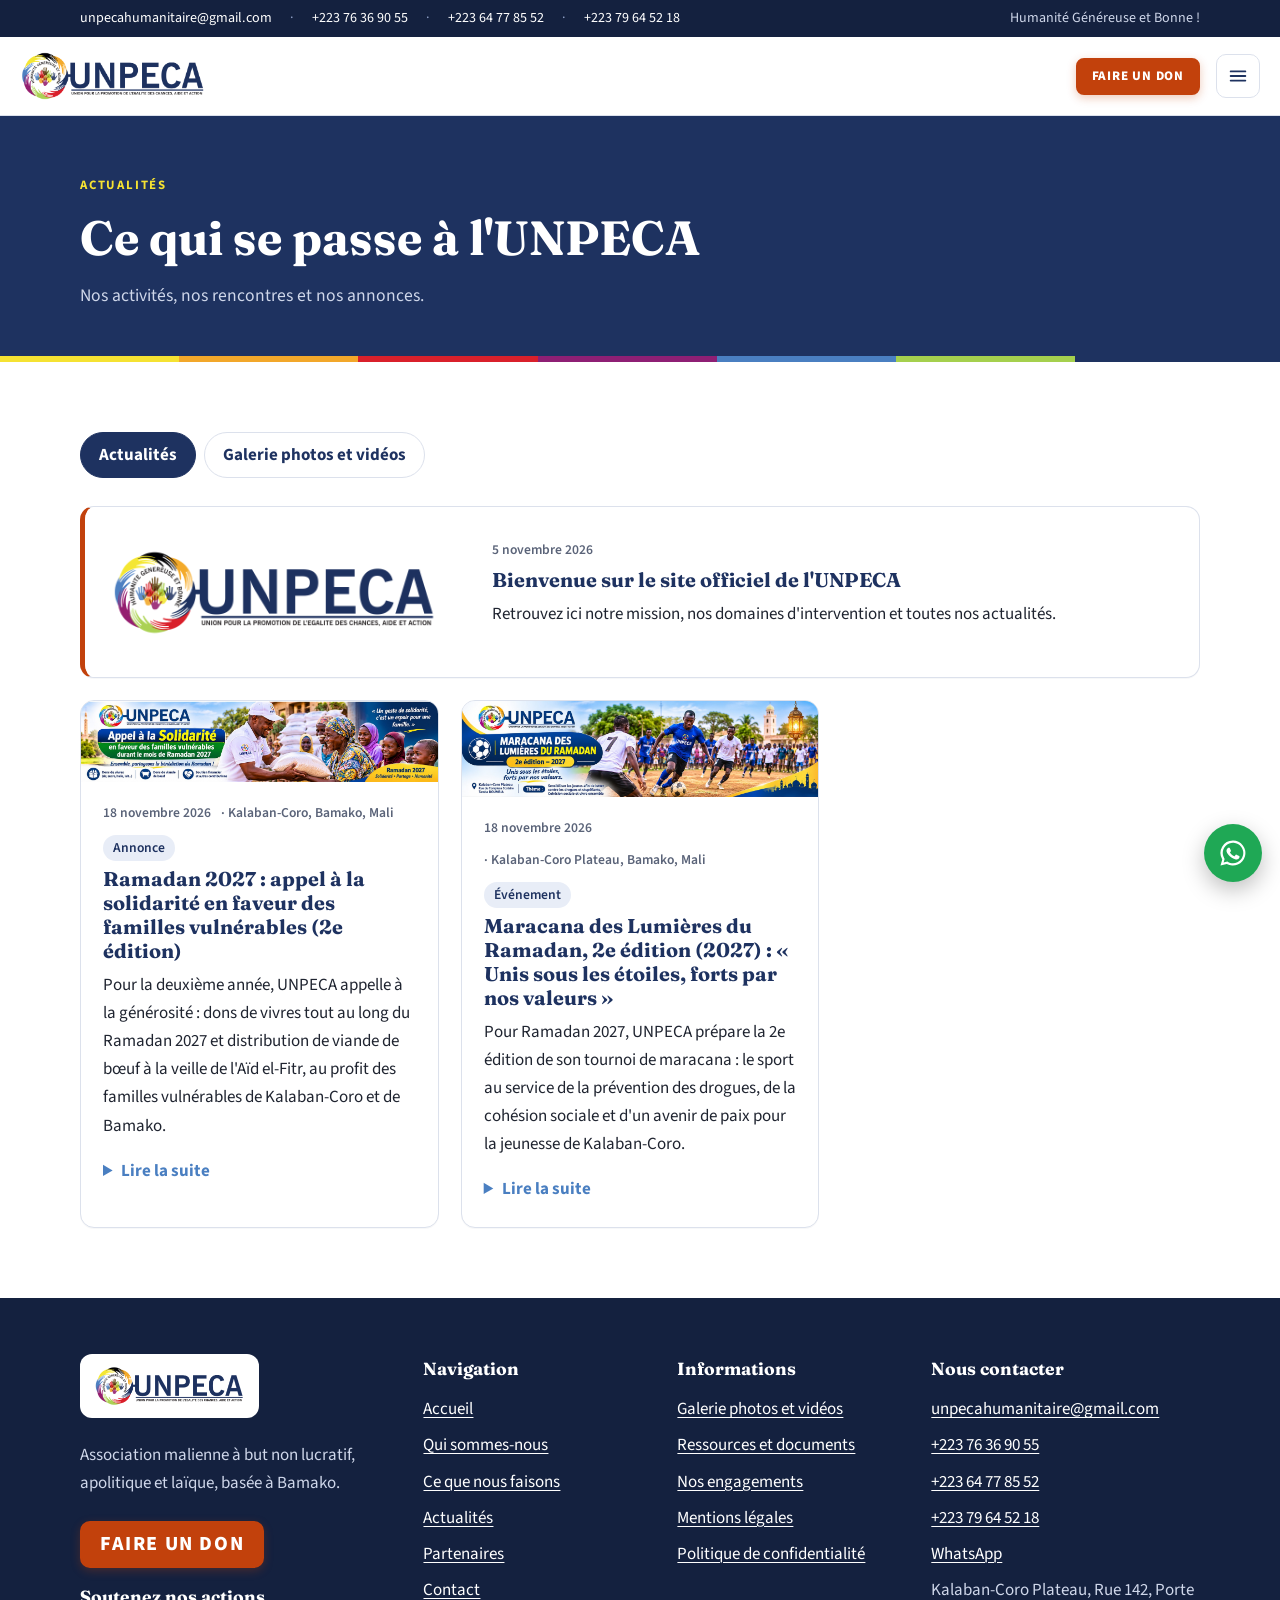
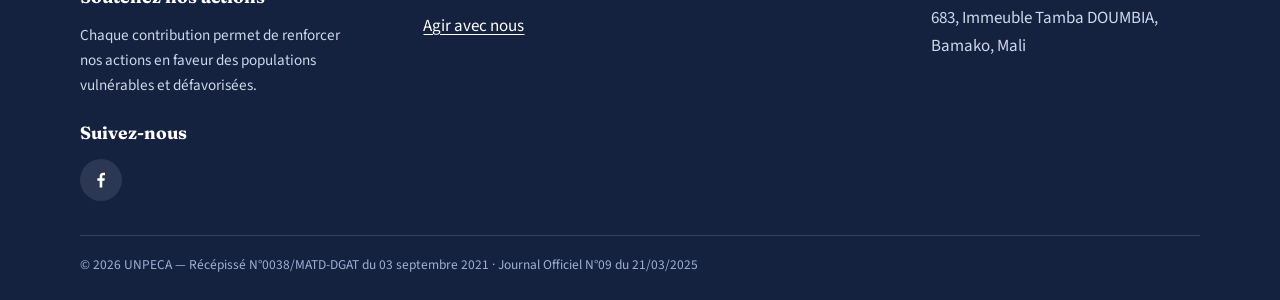
<file: actualites.html>
<!doctype html>
<html lang="fr" data-title-fr="Actualités — UNPECA" data-title-en="News — UNPECA">
<head>
<meta charset="utf-8">
<meta name="viewport" content="width=device-width, initial-scale=1">
<title>Actualités — UNPECA</title>
<meta name="description" content="Les actualités et activités de l'UNPECA.">
<meta property="og:title" content="Actualités — UNPECA">
<meta property="og:description" content="Les actualités et activités de l'UNPECA.">
<meta property="og:type" content="website">
<meta property="og:image" content="https://unpecahumanitaire-lab.github.io/unpeca-site/assets/logo-web.png">
<meta property="og:locale" content="fr_FR">
<meta property="og:locale:alternate" content="en_GB">
<meta name="theme-color" content="#1E3260">
<link rel="icon" type="image/png" href="assets/favicon.png">
<link rel="apple-touch-icon" href="assets/favicon.png">
<link rel="preconnect" href="https://fonts.googleapis.com">
<link rel="preconnect" href="https://fonts.gstatic.com" crossorigin>
<link href="https://fonts.googleapis.com/css2?family=Fraunces:opsz,wght@9..144,600;9..144,700&family=Source+Sans+3:wght@400;600;700&display=swap" rel="stylesheet">
<link rel="stylesheet" href="css/style.css">
</head>
<body>
<a class="skip" href="#contenu"><span class="fr">Aller au contenu</span><span class="en">Skip to content</span></a>
<div class="topbar"><div class="wrap">
  <div class="tb-left">
    <a href="mailto:unpecahumanitaire@gmail.com">unpecahumanitaire@gmail.com</a>
    <a href="tel:+22376369055">+223 76 36 90 55</a>
    <a href="tel:+22364778552">+223 64 77 85 52</a>
    <a href="tel:+22379645218">+223 79 64 52 18</a>
  </div>
  <span class="hide-sm"><span class="fr">Humanité Généreuse et Bonne !</span><span class="en">Generous and Kind Humanity!</span></span>
</div></div>
<header class="site"><div class="wrap">
  <a class="brand" href="index.html" aria-label="UNPECA — Accueil / Home"><img src="assets/logo-web.png" alt="UNPECA — Union pour la promotion de l'égalité des chances, aide et action" width="186" height="54"></a>
  <a class="btn-don btn-don-top" href="agir.html#don"><span class="fr">Faire un don</span><span class="en">Donate</span></a>
  <button class="burger" aria-label="Menu" aria-expanded="false"><svg viewBox="0 0 24 24" fill="none" stroke="currentColor" stroke-width="2" stroke-linecap="round" aria-hidden="true"><path d="M4 7h16M4 12h16M4 17h16"/></svg></button>
  <nav class="main" aria-label="Navigation principale">
    <a href="index.html"><span class="fr">Accueil</span><span class="en">Home</span></a><a href="a-propos.html"><span class="fr">Qui sommes-nous</span><span class="en">About us</span></a><a href="projets.html"><span class="fr">Ce que nous faisons</span><span class="en">What we do</span></a><a href="actualites.html" aria-current="page"><span class="fr">Actualités</span><span class="en">News</span></a><a href="partenaires.html"><span class="fr">Partenaires</span><span class="en">Partners</span></a><a href="contact.html"><span class="fr">Contact</span><span class="en">Contact</span></a><a class="cta-btn" href="agir.html"><span class="fr">Agir avec nous</span><span class="en">Get involved</span></a>
    <div class="lang" role="group" aria-label="Langue / Language">
      <button type="button" data-lang="fr" aria-pressed="true">FR</button>
      <button type="button" data-lang="en" aria-pressed="false">EN</button>
    </div>
    <a class="btn-don btn-don-nav" href="agir.html#don"><span class="fr">Faire un don</span><span class="en">Donate</span></a>
  </nav>
</div></header>
<main id="contenu">

<div class="page-hero"><div class="wrap">
  <span class="eyebrow"><span class="fr">Actualités</span><span class="en">News</span></span>
  <h1><span class="fr">Ce qui se passe à l'UNPECA</span><span class="en">What's happening at UNPECA</span></h1>
  <p><span class="fr">Nos activités, nos rencontres et nos annonces.</span><span class="en">Our activities, meetings and announcements.</span></p>
</div></div><div class="colorbar"></div>

<section class="block"><div class="wrap">
  <div class="subnav"><a href="actualites.html" aria-current="page"><span class="fr">Actualités</span><span class="en">News</span></a><a href="galerie.html"><span class="fr">Galerie photos et vidéos</span><span class="en">Photo and video gallery</span></a></div>
  <div class="grid g3" data-news="0"></div>
</div></section>

</main>
<footer class="site"><div class="wrap">
  <div class="foot-grid">
    <div>
      <div class="foot-logo"><img src="assets/logo-web.png" alt="UNPECA" width="151" height="44"></div>
      <p class="fr">Association malienne à but non lucratif, apolitique et laïque, basée à Bamako.</p><p class="en">Malian non-profit, non-political and secular association based in Bamako.</p>
      <div class="foot-don">
        <a class="btn-don btn-don-lg" href="agir.html#don"><span class="fr">Faire un don</span><span class="en">Donate</span></a>
        <h4><span class="fr">Soutenez nos actions</span><span class="en">Support our work</span></h4>
        <p class="fr">Chaque contribution permet de renforcer nos actions en faveur des populations vulnérables et défavorisées.</p><p class="en">Every contribution helps strengthen our work for vulnerable and disadvantaged populations.</p>
      </div>
      <h4 class="foot-follow"><span class="fr">Suivez-nous</span><span class="en">Follow us</span></h4>
      <div class="social" data-social></div>
    </div>
    <div>
      <h4><span class="fr">Navigation</span><span class="en">Navigation</span></h4>
      <ul><li><a href="index.html"><span class="fr">Accueil</span><span class="en">Home</span></a></li><li><a href="a-propos.html"><span class="fr">Qui sommes-nous</span><span class="en">About us</span></a></li><li><a href="projets.html"><span class="fr">Ce que nous faisons</span><span class="en">What we do</span></a></li><li><a href="actualites.html"><span class="fr">Actualités</span><span class="en">News</span></a></li><li><a href="partenaires.html"><span class="fr">Partenaires</span><span class="en">Partners</span></a></li><li><a href="contact.html"><span class="fr">Contact</span><span class="en">Contact</span></a></li><li><a href="agir.html"><span class="fr">Agir avec nous</span><span class="en">Get involved</span></a></li></ul>
    </div>
    <div>
      <h4><span class="fr">Informations</span><span class="en">Information</span></h4>
      <ul><li><a href="galerie.html"><span class="fr">Galerie photos et vidéos</span><span class="en">Photo and video gallery</span></a></li><li><a href="documents.html"><span class="fr">Ressources et documents</span><span class="en">Resources and documents</span></a></li><li><a href="engagements.html"><span class="fr">Nos engagements</span><span class="en">Our commitments</span></a></li><li><a href="mentions-legales.html"><span class="fr">Mentions légales</span><span class="en">Legal notice</span></a></li><li><a href="confidentialite.html"><span class="fr">Politique de confidentialité</span><span class="en">Privacy policy</span></a></li></ul>
    </div>
    <div>
      <h4><span class="fr">Nous contacter</span><span class="en">Contact us</span></h4>
      <ul>
        <li><a href="mailto:unpecahumanitaire@gmail.com">unpecahumanitaire@gmail.com</a></li>
        <li><a href="tel:+22376369055">+223 76 36 90 55</a></li>
        <li><a href="tel:+22364778552">+223 64 77 85 52</a></li>
        <li><a href="tel:+22379645218">+223 79 64 52 18</a></li>
        <li><a href="https://wa.me/22376369055?text=Bonjour%20UNPECA%2C%20" target="_blank" rel="noopener">WhatsApp</a></li>
        <li><span class="fr">Kalaban-Coro Plateau, Rue 142, Porte 683, Immeuble Tamba DOUMBIA, Bamako, Mali</span><span class="en">Kalaban-Coro Plateau, Street 142, Door 683, Tamba DOUMBIA Building, Bamako, Mali</span></li>
      </ul>
    </div>
  </div>
  <div class="legal">
    © 2026 UNPECA — <span class="fr">Récépissé</span><span class="en">Receipt</span> N°0038/MATD-DGAT <span class="fr">du 03 septembre 2021</span><span class="en">of 3 September 2021</span> · <span class="fr">Journal Officiel</span><span class="en">Official Gazette</span> N°09 <span class="fr">du</span><span class="en">of</span> 21/03/2025
  </div>
</div></footer>
<a class="wa-float" href="https://wa.me/22376369055?text=Bonjour%20UNPECA%2C%20" target="_blank" rel="noopener" aria-label="WhatsApp"><svg viewBox="0 0 24 24" aria-hidden="true"><path d="M12 2a10 10 0 0 0-8.6 15.1L2 22l5-1.3A10 10 0 1 0 12 2zm0 18.2c-1.5 0-3-.4-4.2-1.2l-.3-.2-3 .8.8-2.9-.2-.3A8.2 8.2 0 1 1 12 20.2zm4.5-6.1c-.2-.1-1.5-.7-1.7-.8-.2-.1-.4-.1-.6.1l-.8 1c-.1.2-.3.2-.5.1-1.4-.7-2.4-1.3-3.3-2.9-.2-.3.2-.3.7-1.1.1-.2 0-.3 0-.5l-.8-1.8c-.2-.5-.4-.4-.6-.4h-.5c-.2 0-.5.1-.7.3-.8.8-1 1.6-.9 2.4.2 1 .7 1.9 1.5 2.9 1.4 1.8 3.3 3 5.4 3.6 1.2.3 1.9.2 2.5-.2.4-.3.9-.8 1-1.4.1-.4 0-.7-.1-.8z"/></svg></a>
<script src="js/main.js" defer></script>
</body>
</html>
</file>
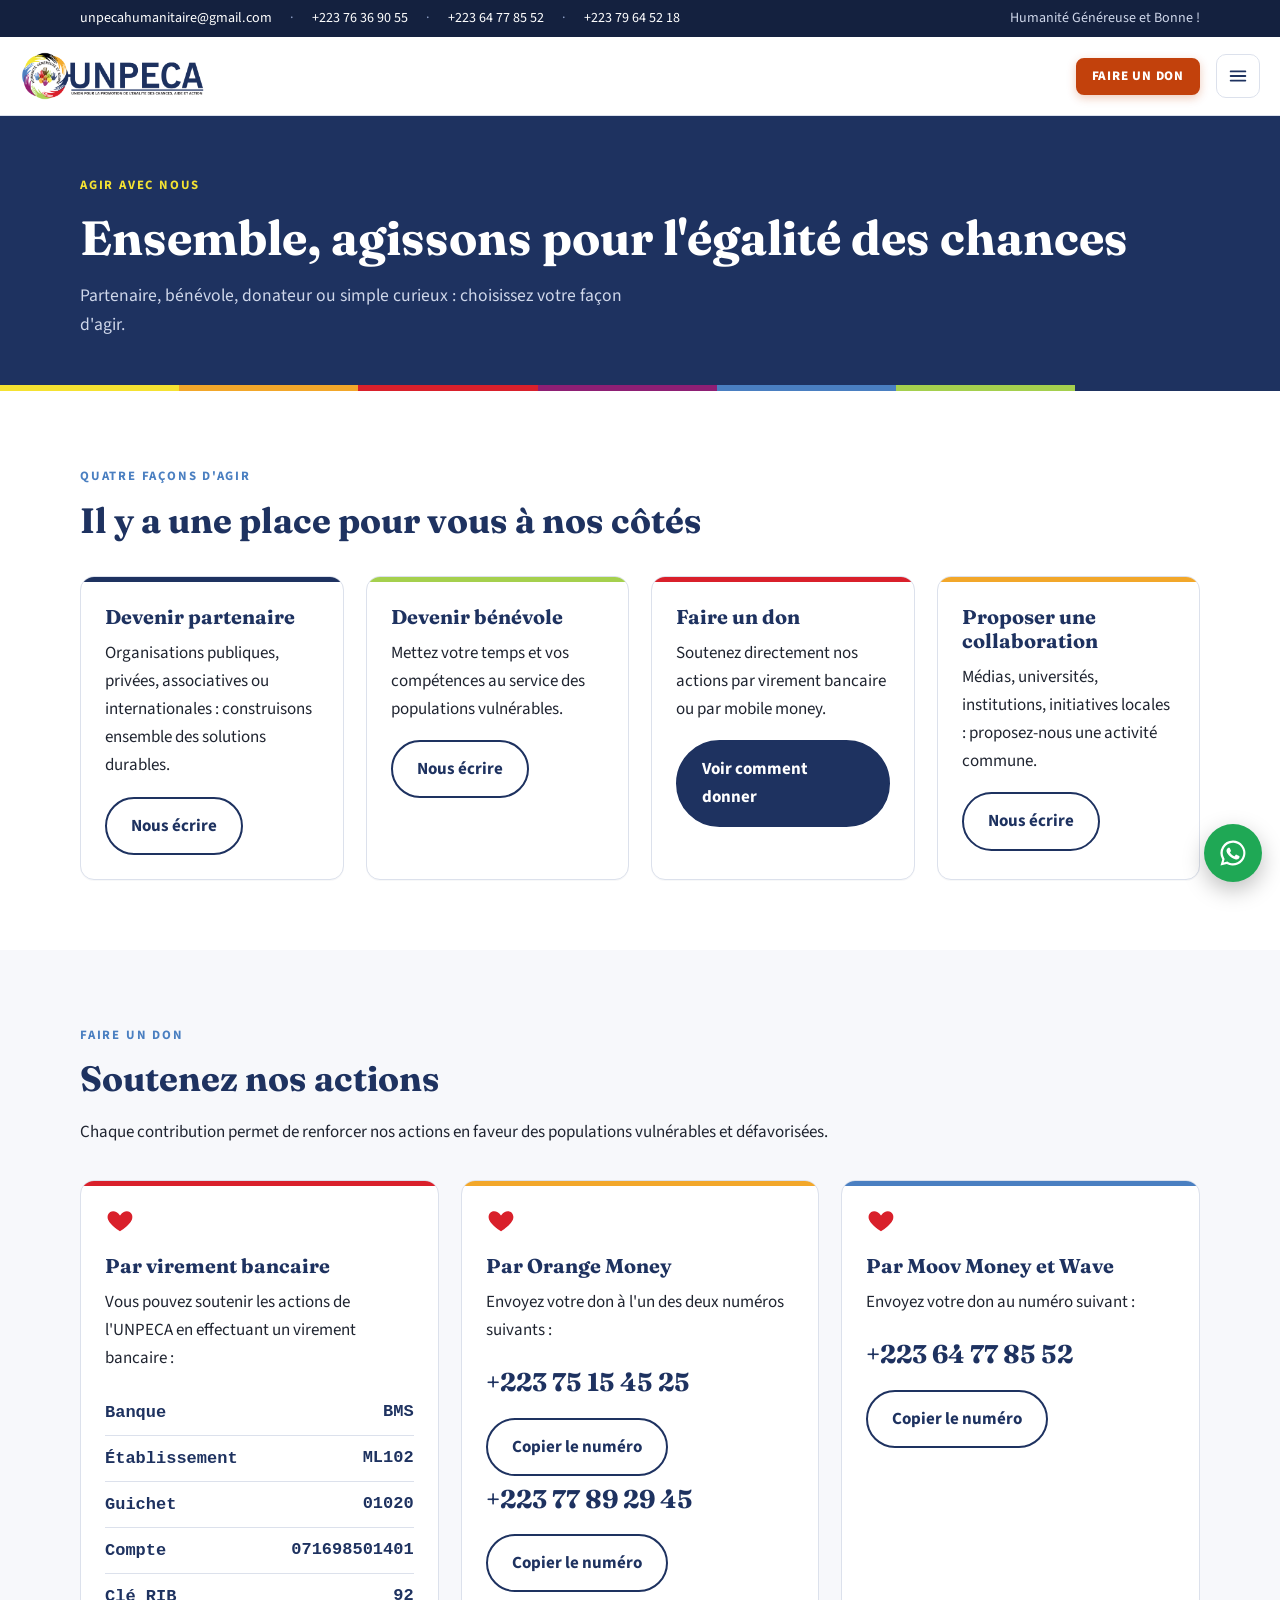
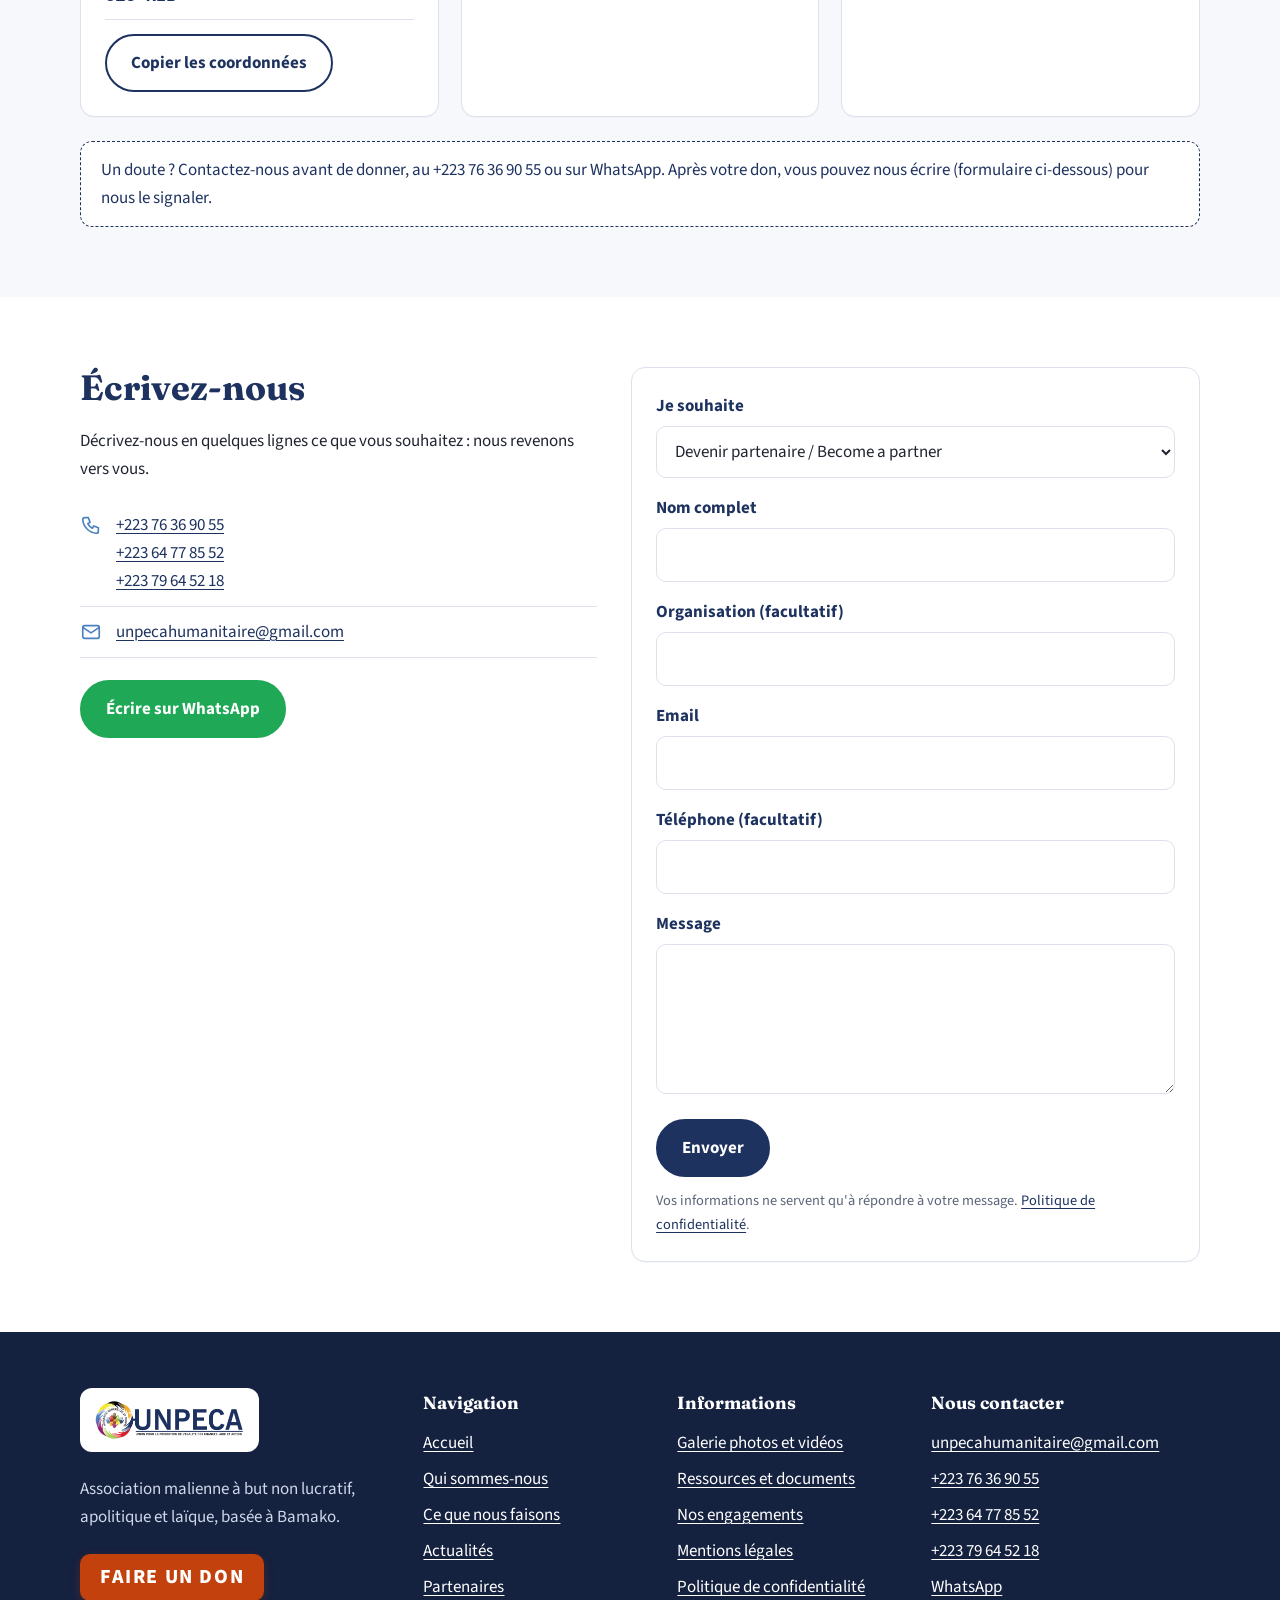
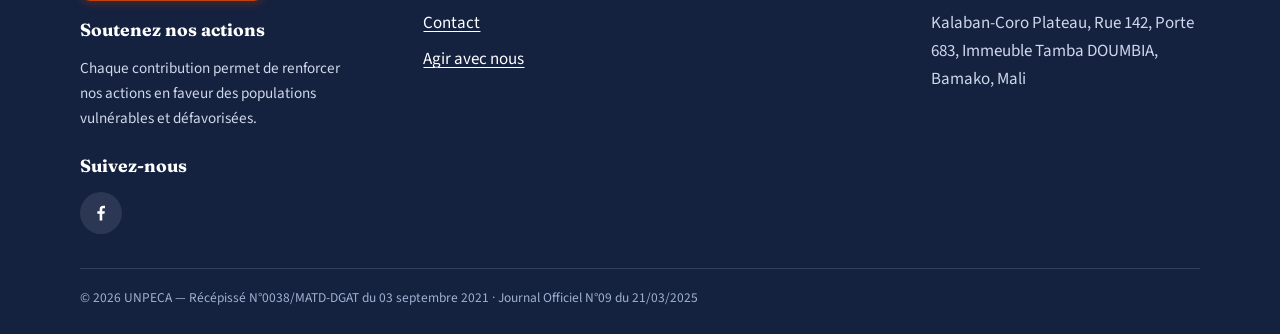
<file: agir.html>
<!doctype html>
<html lang="fr" data-title-fr="Agir avec nous — UNPECA" data-title-en="Get involved — UNPECA">
<head>
<meta charset="utf-8">
<meta name="viewport" content="width=device-width, initial-scale=1">
<title>Agir avec nous — UNPECA</title>
<meta name="description" content="Devenir partenaire, bénévole ou donateur de l'UNPECA : virement bancaire, Orange Money, Moov Money et Wave.">
<meta property="og:title" content="Agir avec nous — UNPECA">
<meta property="og:description" content="Devenir partenaire, bénévole ou donateur de l'UNPECA : virement bancaire, Orange Money, Moov Money et Wave.">
<meta property="og:type" content="website">
<meta property="og:image" content="https://unpecahumanitaire-lab.github.io/unpeca-site/assets/logo-web.png">
<meta property="og:locale" content="fr_FR">
<meta property="og:locale:alternate" content="en_GB">
<meta name="theme-color" content="#1E3260">
<link rel="icon" type="image/png" href="assets/favicon.png">
<link rel="apple-touch-icon" href="assets/favicon.png">
<link rel="preconnect" href="https://fonts.googleapis.com">
<link rel="preconnect" href="https://fonts.gstatic.com" crossorigin>
<link href="https://fonts.googleapis.com/css2?family=Fraunces:opsz,wght@9..144,600;9..144,700&family=Source+Sans+3:wght@400;600;700&display=swap" rel="stylesheet">
<link rel="stylesheet" href="css/style.css">
</head>
<body>
<a class="skip" href="#contenu"><span class="fr">Aller au contenu</span><span class="en">Skip to content</span></a>
<div class="topbar"><div class="wrap">
  <div class="tb-left">
    <a href="mailto:unpecahumanitaire@gmail.com">unpecahumanitaire@gmail.com</a>
    <a href="tel:+22376369055">+223 76 36 90 55</a>
    <a href="tel:+22364778552">+223 64 77 85 52</a>
    <a href="tel:+22379645218">+223 79 64 52 18</a>
  </div>
  <span class="hide-sm"><span class="fr">Humanité Généreuse et Bonne !</span><span class="en">Generous and Kind Humanity!</span></span>
</div></div>
<header class="site"><div class="wrap">
  <a class="brand" href="index.html" aria-label="UNPECA — Accueil / Home"><img src="assets/logo-web.png" alt="UNPECA — Union pour la promotion de l'égalité des chances, aide et action" width="186" height="54"></a>
  <a class="btn-don btn-don-top" href="#don"><span class="fr">Faire un don</span><span class="en">Donate</span></a>
  <button class="burger" aria-label="Menu" aria-expanded="false"><svg viewBox="0 0 24 24" fill="none" stroke="currentColor" stroke-width="2" stroke-linecap="round" aria-hidden="true"><path d="M4 7h16M4 12h16M4 17h16"/></svg></button>
  <nav class="main" aria-label="Navigation principale">
    <a href="index.html"><span class="fr">Accueil</span><span class="en">Home</span></a><a href="a-propos.html"><span class="fr">Qui sommes-nous</span><span class="en">About us</span></a><a href="projets.html"><span class="fr">Ce que nous faisons</span><span class="en">What we do</span></a><a href="actualites.html"><span class="fr">Actualités</span><span class="en">News</span></a><a href="partenaires.html"><span class="fr">Partenaires</span><span class="en">Partners</span></a><a href="contact.html"><span class="fr">Contact</span><span class="en">Contact</span></a><a class="cta-btn" href="agir.html" aria-current="page"><span class="fr">Agir avec nous</span><span class="en">Get involved</span></a>
    <div class="lang" role="group" aria-label="Langue / Language">
      <button type="button" data-lang="fr" aria-pressed="true">FR</button>
      <button type="button" data-lang="en" aria-pressed="false">EN</button>
    </div>
    <a class="btn-don btn-don-nav" href="#don"><span class="fr">Faire un don</span><span class="en">Donate</span></a>
  </nav>
</div></header>
<main id="contenu">

<div class="page-hero"><div class="wrap">
  <span class="eyebrow"><span class="fr">Agir avec nous</span><span class="en">Get involved</span></span>
  <h1><span class="fr">Ensemble, agissons pour l'égalité des chances</span><span class="en">Together, let's act for equal opportunities</span></h1>
  <p><span class="fr">Partenaire, bénévole, donateur ou simple curieux : choisissez votre façon d'agir.</span><span class="en">Partner, volunteer, donor or simply curious: choose your way to act.</span></p>
</div></div><div class="colorbar"></div>

<section class="block"><div class="wrap">
  <div class="section-head">
    <span class="eyebrow"><span class="fr">Quatre façons d'agir</span><span class="en">Four ways to act</span></span>
    <h2><span class="fr">Il y a une place pour vous à nos côtés</span><span class="en">There is a place for you by our side</span></h2>
  </div>
  <div class="grid g4">
    <div class="card top" style="--c:var(--navy)"><h3><span class="fr">Devenir partenaire</span><span class="en">Become a partner</span></h3><p class="fr">Organisations publiques, privées, associatives ou internationales : construisons ensemble des solutions durables.</p><p class="en">Public, private, civil society or international organisations: let's build lasting solutions together.</p><p><a class="btn ghost" href="agir.html?sujet=partenaire#formulaire"><span class="fr">Nous écrire</span><span class="en">Write to us</span></a></p></div>
    <div class="card top" style="--c:var(--green)"><h3><span class="fr">Devenir bénévole</span><span class="en">Volunteer</span></h3><p class="fr">Mettez votre temps et vos compétences au service des populations vulnérables.</p><p class="en">Put your time and skills at the service of vulnerable populations.</p><p><a class="btn ghost" href="agir.html?sujet=benevole#formulaire"><span class="fr">Nous écrire</span><span class="en">Write to us</span></a></p></div>
    <div class="card top" style="--c:var(--red)"><h3><span class="fr">Faire un don</span><span class="en">Make a donation</span></h3><p class="fr">Soutenez directement nos actions par virement bancaire ou par mobile money.</p><p class="en">Support our work directly by bank transfer or mobile money.</p><p><a class="btn" href="#don"><span class="fr">Voir comment donner</span><span class="en">See how to give</span></a></p></div>
    <div class="card top" style="--c:var(--orange)"><h3><span class="fr">Proposer une collaboration</span><span class="en">Propose a collaboration</span></h3><p class="fr">Médias, universités, institutions, initiatives locales : proposez-nous une activité commune.</p><p class="en">Media, universities, institutions, local initiatives: propose a joint activity.</p><p><a class="btn ghost" href="agir.html?sujet=collaboration#formulaire"><span class="fr">Nous écrire</span><span class="en">Write to us</span></a></p></div>
  </div>
</div></section>

<section class="block alt" id="don"><div class="wrap donate">
  <div class="section-head">
    <span class="eyebrow"><span class="fr">Faire un don</span><span class="en">Make a donation</span></span>
    <h2><span class="fr">Soutenez nos actions</span><span class="en">Support our work</span></h2>
    <p class="fr">Chaque contribution permet de renforcer nos actions en faveur des populations vulnérables et défavorisées.</p><p class="en">Every contribution helps strengthen our work for vulnerable and disadvantaged populations.</p>
  </div>
  <div class="don-recap" id="don-recap" hidden>
    <p class="don-recap-main"><span class="fr"></span><span class="en"></span></p>
    <p class="don-recap-note"><span class="fr"></span><span class="en"></span></p>
    <a class="don-recap-edit" href="index.html#don-rapide"><span class="fr">Modifier mon montant</span><span class="en">Change my amount</span></a>
  </div>
  <div class="grid g3">
    <div class="card top" style="--c:var(--red)">
      <svg class="heart" viewBox="0 0 24 24" fill="currentColor" aria-hidden="true"><path d="M12 21s-7.5-4.6-9.5-9.2C1.2 8.6 3 5 6.5 5c2 0 3.7 1.2 5.5 3.3C13.8 6.2 15.5 5 17.5 5 21 5 22.8 8.6 21.5 11.8 19.5 16.4 12 21 12 21z"/></svg>
      <h3><span class="fr">Par virement bancaire</span><span class="en">By bank transfer</span></h3>
      <p class="fr">Vous pouvez soutenir les actions de l'UNPECA en effectuant un virement bancaire :</p><p class="en">You can support UNPECA's work by making a bank transfer:</p>
      <ul class="bank">
        <li><b><span class="fr">Banque</span><span class="en">Bank</span></b><span>BMS</span></li>
        <li><b><span class="fr">Établissement</span><span class="en">Bank code</span></b><span>ML102</span></li>
        <li><b><span class="fr">Guichet</span><span class="en">Branch code</span></b><span>01020</span></li>
        <li><b><span class="fr">Compte</span><span class="en">Account</span></b><span>071698501401</span></li>
        <li><b><span class="fr">Clé RIB</span><span class="en">RIB key</span></b><span>92</span></li>
      </ul>
      <div><button class="btn ghost" type="button" data-copy="Banque : BMS | Établissement : ML102 | Guichet : 01020 | Compte : 071698501401 | Clé RIB : 92"><span class="fr">Copier les coordonnées</span><span class="en">Copy the details</span></button><span class="copied"><span class="fr">Copié ✓</span><span class="en">Copied ✓</span></span></div>
    </div>
    <div class="card top" style="--c:var(--orange)">
      <svg class="heart" viewBox="0 0 24 24" fill="currentColor" aria-hidden="true"><path d="M12 21s-7.5-4.6-9.5-9.2C1.2 8.6 3 5 6.5 5c2 0 3.7 1.2 5.5 3.3C13.8 6.2 15.5 5 17.5 5 21 5 22.8 8.6 21.5 11.8 19.5 16.4 12 21 12 21z"/></svg>
      <h3><span class="fr">Par Orange Money</span><span class="en">By Orange Money</span></h3>
      <p class="fr">Envoyez votre don à l'un des deux numéros suivants :</p><p class="en">Send your donation to one of the two following numbers:</p>
      <div class="num">+223 75 15 45 25</div>
      <div><button class="btn ghost" type="button" data-copy="+223 75 15 45 25"><span class="fr">Copier le numéro</span><span class="en">Copy the number</span></button><span class="copied"><span class="fr">Copié ✓</span><span class="en">Copied ✓</span></span></div>
      <div class="num num-2">+223 77 89 29 45</div>
      <div><button class="btn ghost" type="button" data-copy="+223 77 89 29 45"><span class="fr">Copier le numéro</span><span class="en">Copy the number</span></button><span class="copied"><span class="fr">Copié ✓</span><span class="en">Copied ✓</span></span></div>
    </div>
    <div class="card top" style="--c:var(--blue)">
      <svg class="heart" viewBox="0 0 24 24" fill="currentColor" aria-hidden="true"><path d="M12 21s-7.5-4.6-9.5-9.2C1.2 8.6 3 5 6.5 5c2 0 3.7 1.2 5.5 3.3C13.8 6.2 15.5 5 17.5 5 21 5 22.8 8.6 21.5 11.8 19.5 16.4 12 21 12 21z"/></svg>
      <h3><span class="fr">Par Moov Money et Wave</span><span class="en">By Moov Money and Wave</span></h3>
      <p class="fr">Envoyez votre don au numéro suivant :</p><p class="en">Send your donation to the following number:</p>
      <div class="num">+223 64 77 85 52</div>
      <div><button class="btn ghost" type="button" data-copy="+223 64 77 85 52"><span class="fr">Copier le numéro</span><span class="en">Copy the number</span></button><span class="copied"><span class="fr">Copié ✓</span><span class="en">Copied ✓</span></span></div>
    </div>
  </div>
  <div class="notice">
    <p class="fr">Un doute ? Contactez-nous avant de donner, au +223 76 36 90 55 ou sur WhatsApp. Après votre don, vous pouvez nous écrire (formulaire ci-dessous) pour nous le signaler.</p><p class="en">Any doubt? Contact us before giving, on +223 76 36 90 55 or on WhatsApp. After your donation, you can write to us (form below) to let us know.</p>
  </div>
</div></section>

<section class="block" id="formulaire"><div class="wrap contact-grid">
  <div>
    <h2><span class="fr">Écrivez-nous</span><span class="en">Write to us</span></h2>
    <p class="fr">Décrivez-nous en quelques lignes ce que vous souhaitez : nous revenons vers vous.</p><p class="en">Tell us in a few lines what you have in mind: we will get back to you.</p>
    <ul class="info-list">
      <li><svg viewBox="0 0 24 24" fill="none" stroke="currentColor" stroke-width="1.8" stroke-linecap="round" stroke-linejoin="round" aria-hidden="true"><path d="M5 4h4l2 5-2.5 1.5a11 11 0 0 0 5 5L15 13l5 2v4a2 2 0 0 1-2 2A16 16 0 0 1 3 6a2 2 0 0 1 2-2z"/></svg><span><a href="tel:+22376369055">+223 76 36 90 55</a><br><a href="tel:+22364778552">+223 64 77 85 52</a><br><a href="tel:+22379645218">+223 79 64 52 18</a></span></li>
      <li><svg viewBox="0 0 24 24" fill="none" stroke="currentColor" stroke-width="1.8" stroke-linecap="round" stroke-linejoin="round" aria-hidden="true"><rect x="3" y="5" width="18" height="14" rx="2"/><path d="m3 7 9 6 9-6"/></svg><a href="mailto:unpecahumanitaire@gmail.com">unpecahumanitaire@gmail.com</a></li>
    </ul>
    <div class="btn-row" style="margin-top:0"><a class="btn wa" href="https://wa.me/22376369055?text=Bonjour%20UNPECA%2C%20" target="_blank" rel="noopener"><span class="fr">Écrire sur WhatsApp</span><span class="en">Message on WhatsApp</span></a></div>
  </div>
  <div class="card">
    <form class="contact" data-endpoint="https://formspree.io/f/mvkkyvjb" data-mailto="unpecahumanitaire@gmail.com" novalidate>
      <div class="row"><label for="a-subject"><span class="fr">Je souhaite</span><span class="en">I would like to</span></label>
        <select id="a-subject" name="subject">
          <option value="Devenir partenaire" data-key="partenaire">Devenir partenaire / Become a partner</option>
          <option value="Devenir bénévole" data-key="benevole">Devenir bénévole / Volunteer</option>
          <option value="Faire un don (information)" data-key="don">Faire un don / Make a donation</option>
          <option value="Proposer une collaboration" data-key="collaboration">Proposer une collaboration / Propose a collaboration</option>
          <option value="Autre" data-key="autre">Autre / Other</option>
        </select></div>
      <div class="row"><label for="a-name"><span class="fr">Nom complet</span><span class="en">Full name</span></label><input id="a-name" name="name" type="text" autocomplete="name" required></div>
      <div class="row"><label for="a-org"><span class="fr">Organisation (facultatif)</span><span class="en">Organisation (optional)</span></label><input id="a-org" name="organisation" type="text" autocomplete="organization"></div>
      <div class="row"><label for="a-email"><span class="fr">Email</span><span class="en">Email</span></label><input id="a-email" name="email" type="email" autocomplete="email" required></div>
      <div class="row"><label for="a-phone"><span class="fr">Téléphone (facultatif)</span><span class="en">Phone (optional)</span></label><input id="a-phone" name="phone" type="tel" autocomplete="tel"></div>
      <div class="row"><label for="a-message"><span class="fr">Message</span><span class="en">Message</span></label><textarea id="a-message" name="message" required></textarea></div>
      <input class="hp" type="text" name="_gotcha" tabindex="-1" autocomplete="off" aria-hidden="true">
      <button class="btn" type="submit"><span class="fr">Envoyer</span><span class="en">Send</span></button>
      <div class="form-msg" role="status" aria-live="polite"></div>
      <p class="form-note" style="margin-top:12px"><span class="fr">Vos informations ne servent qu'à répondre à votre message. <a href="confidentialite.html">Politique de confidentialité</a>.</span><span class="en">Your details are only used to reply to your message. <a href="confidentialite.html">Privacy policy</a>.</span></p>
    </form>
  </div>
</div></section>

</main>
<footer class="site"><div class="wrap">
  <div class="foot-grid">
    <div>
      <div class="foot-logo"><img src="assets/logo-web.png" alt="UNPECA" width="151" height="44"></div>
      <p class="fr">Association malienne à but non lucratif, apolitique et laïque, basée à Bamako.</p><p class="en">Malian non-profit, non-political and secular association based in Bamako.</p>
      <div class="foot-don">
        <a class="btn-don btn-don-lg" href="#don"><span class="fr">Faire un don</span><span class="en">Donate</span></a>
        <h4><span class="fr">Soutenez nos actions</span><span class="en">Support our work</span></h4>
        <p class="fr">Chaque contribution permet de renforcer nos actions en faveur des populations vulnérables et défavorisées.</p><p class="en">Every contribution helps strengthen our work for vulnerable and disadvantaged populations.</p>
      </div>
      <h4 class="foot-follow"><span class="fr">Suivez-nous</span><span class="en">Follow us</span></h4>
      <div class="social" data-social></div>
    </div>
    <div>
      <h4><span class="fr">Navigation</span><span class="en">Navigation</span></h4>
      <ul><li><a href="index.html"><span class="fr">Accueil</span><span class="en">Home</span></a></li><li><a href="a-propos.html"><span class="fr">Qui sommes-nous</span><span class="en">About us</span></a></li><li><a href="projets.html"><span class="fr">Ce que nous faisons</span><span class="en">What we do</span></a></li><li><a href="actualites.html"><span class="fr">Actualités</span><span class="en">News</span></a></li><li><a href="partenaires.html"><span class="fr">Partenaires</span><span class="en">Partners</span></a></li><li><a href="contact.html"><span class="fr">Contact</span><span class="en">Contact</span></a></li><li><a href="agir.html"><span class="fr">Agir avec nous</span><span class="en">Get involved</span></a></li></ul>
    </div>
    <div>
      <h4><span class="fr">Informations</span><span class="en">Information</span></h4>
      <ul><li><a href="galerie.html"><span class="fr">Galerie photos et vidéos</span><span class="en">Photo and video gallery</span></a></li><li><a href="documents.html"><span class="fr">Ressources et documents</span><span class="en">Resources and documents</span></a></li><li><a href="engagements.html"><span class="fr">Nos engagements</span><span class="en">Our commitments</span></a></li><li><a href="mentions-legales.html"><span class="fr">Mentions légales</span><span class="en">Legal notice</span></a></li><li><a href="confidentialite.html"><span class="fr">Politique de confidentialité</span><span class="en">Privacy policy</span></a></li></ul>
    </div>
    <div>
      <h4><span class="fr">Nous contacter</span><span class="en">Contact us</span></h4>
      <ul>
        <li><a href="mailto:unpecahumanitaire@gmail.com">unpecahumanitaire@gmail.com</a></li>
        <li><a href="tel:+22376369055">+223 76 36 90 55</a></li>
        <li><a href="tel:+22364778552">+223 64 77 85 52</a></li>
        <li><a href="tel:+22379645218">+223 79 64 52 18</a></li>
        <li><a href="https://wa.me/22376369055?text=Bonjour%20UNPECA%2C%20" target="_blank" rel="noopener">WhatsApp</a></li>
        <li><span class="fr">Kalaban-Coro Plateau, Rue 142, Porte 683, Immeuble Tamba DOUMBIA, Bamako, Mali</span><span class="en">Kalaban-Coro Plateau, Street 142, Door 683, Tamba DOUMBIA Building, Bamako, Mali</span></li>
      </ul>
    </div>
  </div>
  <div class="legal">
    © 2026 UNPECA — <span class="fr">Récépissé</span><span class="en">Receipt</span> N°0038/MATD-DGAT <span class="fr">du 03 septembre 2021</span><span class="en">of 3 September 2021</span> · <span class="fr">Journal Officiel</span><span class="en">Official Gazette</span> N°09 <span class="fr">du</span><span class="en">of</span> 21/03/2025
  </div>
</div></footer>
<a class="wa-float" href="https://wa.me/22376369055?text=Bonjour%20UNPECA%2C%20" target="_blank" rel="noopener" aria-label="WhatsApp"><svg viewBox="0 0 24 24" aria-hidden="true"><path d="M12 2a10 10 0 0 0-8.6 15.1L2 22l5-1.3A10 10 0 1 0 12 2zm0 18.2c-1.5 0-3-.4-4.2-1.2l-.3-.2-3 .8.8-2.9-.2-.3A8.2 8.2 0 1 1 12 20.2zm4.5-6.1c-.2-.1-1.5-.7-1.7-.8-.2-.1-.4-.1-.6.1l-.8 1c-.1.2-.3.2-.5.1-1.4-.7-2.4-1.3-3.3-2.9-.2-.3.2-.3.7-1.1.1-.2 0-.3 0-.5l-.8-1.8c-.2-.5-.4-.4-.6-.4h-.5c-.2 0-.5.1-.7.3-.8.8-1 1.6-.9 2.4.2 1 .7 1.9 1.5 2.9 1.4 1.8 3.3 3 5.4 3.6 1.2.3 1.9.2 2.5-.2.4-.3.9-.8 1-1.4.1-.4 0-.7-.1-.8z"/></svg></a>
<script src="js/main.js" defer></script>
</body>
</html>
</file>
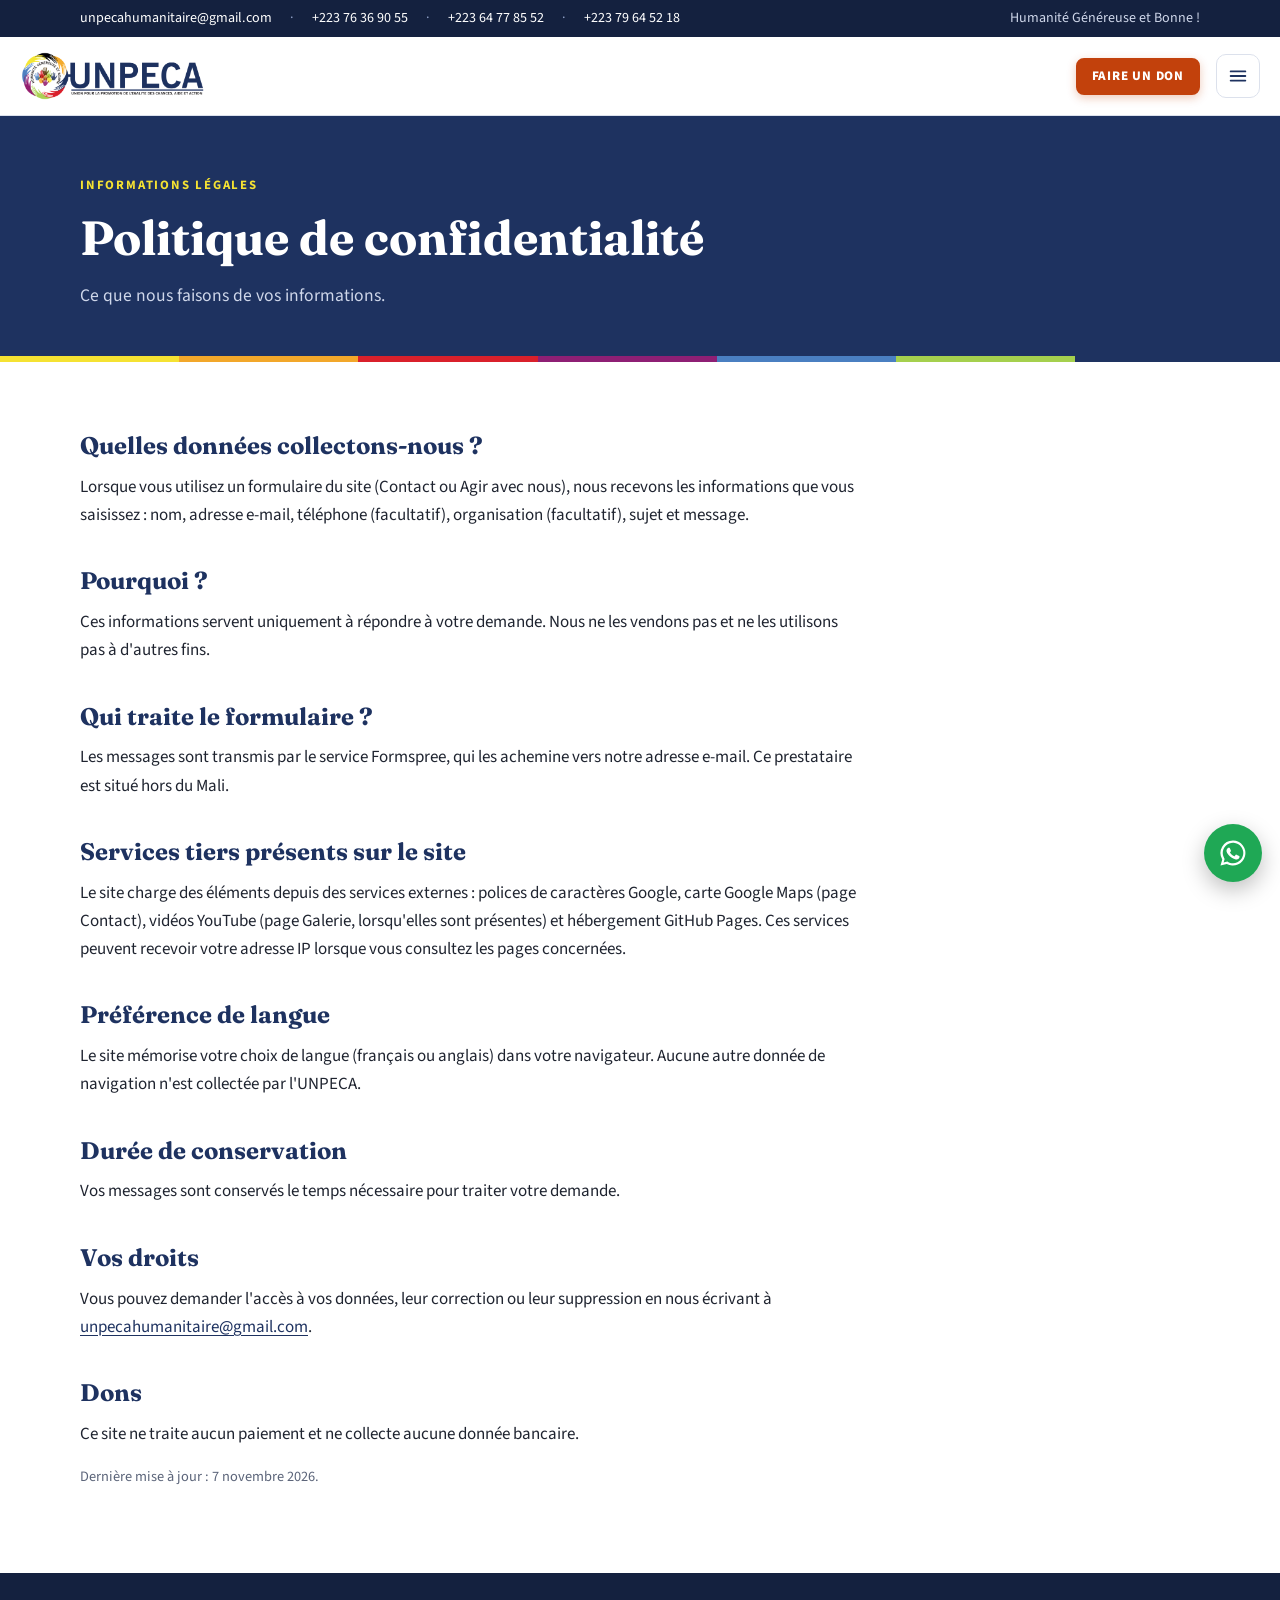
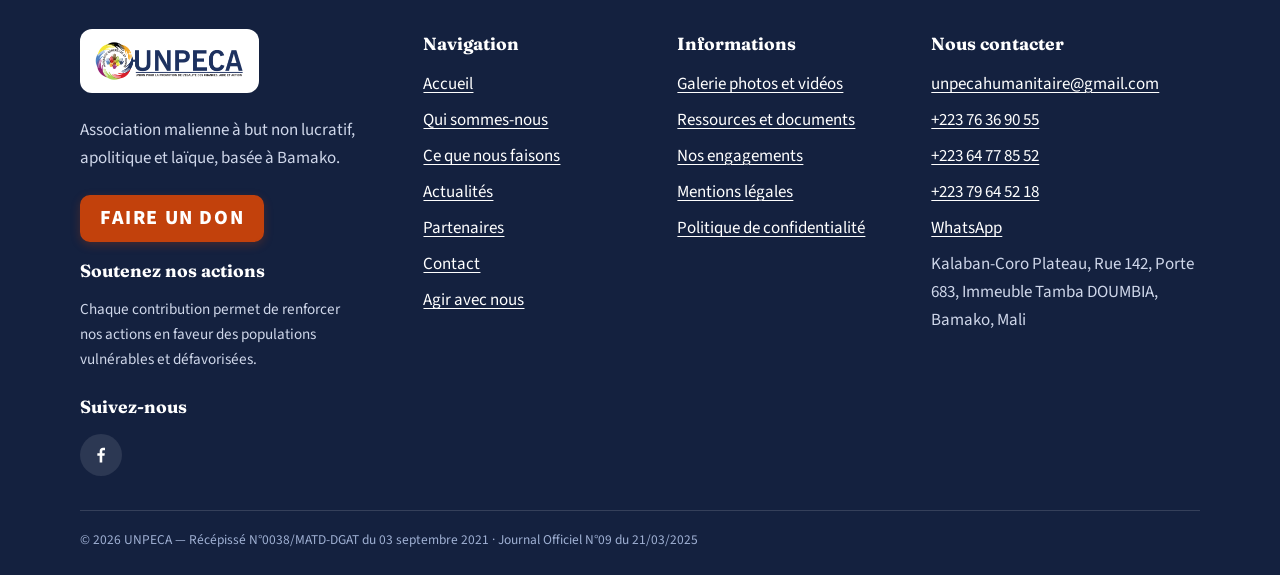
<file: confidentialite.html>
<!doctype html>
<html lang="fr" data-title-fr="Politique de confidentialité — UNPECA" data-title-en="Privacy policy — UNPECA">
<head>
<meta charset="utf-8">
<meta name="viewport" content="width=device-width, initial-scale=1">
<title>Politique de confidentialité — UNPECA</title>
<meta name="description" content="Politique de confidentialité du site de l'UNPECA : données collectées, usage, services tiers et vos droits.">
<meta property="og:title" content="Politique de confidentialité — UNPECA">
<meta property="og:description" content="Politique de confidentialité du site de l'UNPECA : données collectées, usage, services tiers et vos droits.">
<meta property="og:type" content="website">
<meta property="og:image" content="https://unpecahumanitaire-lab.github.io/unpeca-site/assets/logo-web.png">
<meta property="og:locale" content="fr_FR">
<meta property="og:locale:alternate" content="en_GB">
<meta name="theme-color" content="#1E3260">
<link rel="icon" type="image/png" href="assets/favicon.png">
<link rel="apple-touch-icon" href="assets/favicon.png">
<link rel="preconnect" href="https://fonts.googleapis.com">
<link rel="preconnect" href="https://fonts.gstatic.com" crossorigin>
<link href="https://fonts.googleapis.com/css2?family=Fraunces:opsz,wght@9..144,600;9..144,700&family=Source+Sans+3:wght@400;600;700&display=swap" rel="stylesheet">
<link rel="stylesheet" href="css/style.css">
</head>
<body>
<a class="skip" href="#contenu"><span class="fr">Aller au contenu</span><span class="en">Skip to content</span></a>
<div class="topbar"><div class="wrap">
  <div class="tb-left">
    <a href="mailto:unpecahumanitaire@gmail.com">unpecahumanitaire@gmail.com</a>
    <a href="tel:+22376369055">+223 76 36 90 55</a>
    <a href="tel:+22364778552">+223 64 77 85 52</a>
    <a href="tel:+22379645218">+223 79 64 52 18</a>
  </div>
  <span class="hide-sm"><span class="fr">Humanité Généreuse et Bonne !</span><span class="en">Generous and Kind Humanity!</span></span>
</div></div>
<header class="site"><div class="wrap">
  <a class="brand" href="index.html" aria-label="UNPECA — Accueil / Home"><img src="assets/logo-web.png" alt="UNPECA — Union pour la promotion de l'égalité des chances, aide et action" width="186" height="54"></a>
  <a class="btn-don btn-don-top" href="agir.html#don"><span class="fr">Faire un don</span><span class="en">Donate</span></a>
  <button class="burger" aria-label="Menu" aria-expanded="false"><svg viewBox="0 0 24 24" fill="none" stroke="currentColor" stroke-width="2" stroke-linecap="round" aria-hidden="true"><path d="M4 7h16M4 12h16M4 17h16"/></svg></button>
  <nav class="main" aria-label="Navigation principale">
    <a href="index.html"><span class="fr">Accueil</span><span class="en">Home</span></a><a href="a-propos.html"><span class="fr">Qui sommes-nous</span><span class="en">About us</span></a><a href="projets.html"><span class="fr">Ce que nous faisons</span><span class="en">What we do</span></a><a href="actualites.html"><span class="fr">Actualités</span><span class="en">News</span></a><a href="partenaires.html"><span class="fr">Partenaires</span><span class="en">Partners</span></a><a href="contact.html"><span class="fr">Contact</span><span class="en">Contact</span></a><a class="cta-btn" href="agir.html"><span class="fr">Agir avec nous</span><span class="en">Get involved</span></a>
    <div class="lang" role="group" aria-label="Langue / Language">
      <button type="button" data-lang="fr" aria-pressed="true">FR</button>
      <button type="button" data-lang="en" aria-pressed="false">EN</button>
    </div>
    <a class="btn-don btn-don-nav" href="agir.html#don"><span class="fr">Faire un don</span><span class="en">Donate</span></a>
  </nav>
</div></header>
<main id="contenu">

<div class="page-hero"><div class="wrap">
  <span class="eyebrow"><span class="fr">Informations légales</span><span class="en">Legal information</span></span>
  <h1><span class="fr">Politique de confidentialité</span><span class="en">Privacy policy</span></h1>
  <p><span class="fr">Ce que nous faisons de vos informations.</span><span class="en">What we do with your information.</span></p>
</div></div><div class="colorbar"></div>

<section class="block"><div class="wrap"><div class="prose">
  <h2 class="fr">Quelles données collectons-nous ?</h2><h2 class="en">What data do we collect?</h2><div class="fr"><p>Lorsque vous utilisez un formulaire du site (Contact ou Agir avec nous), nous recevons les informations que vous saisissez : nom, adresse e-mail, téléphone (facultatif), organisation (facultatif), sujet et message.</p></div><div class="en"><p>When you use a form on the site (Contact or Get involved), we receive the information you enter: name, email address, phone (optional), organisation (optional), subject and message.</p></div>
  <h2 class="fr">Pourquoi ?</h2><h2 class="en">Why?</h2><div class="fr"><p>Ces informations servent uniquement à répondre à votre demande. Nous ne les vendons pas et ne les utilisons pas à d'autres fins.</p></div><div class="en"><p>This information is used only to reply to your request. We do not sell it and do not use it for any other purpose.</p></div>
  <h2 class="fr">Qui traite le formulaire ?</h2><h2 class="en">Who processes the form?</h2><div class="fr"><p>Les messages sont transmis par le service Formspree, qui les achemine vers notre adresse e-mail. Ce prestataire est situé hors du Mali.</p></div><div class="en"><p>Messages are transmitted by the Formspree service, which forwards them to our email address. This provider is located outside Mali.</p></div>
  <h2 class="fr">Services tiers présents sur le site</h2><h2 class="en">Third-party services on the site</h2><div class="fr"><p>Le site charge des éléments depuis des services externes : polices de caractères Google, carte Google Maps (page Contact), vidéos YouTube (page Galerie, lorsqu'elles sont présentes) et hébergement GitHub Pages. Ces services peuvent recevoir votre adresse IP lorsque vous consultez les pages concernées.</p></div><div class="en"><p>The site loads items from external services: Google fonts, Google Maps (Contact page), YouTube videos (Gallery page, when present) and GitHub Pages hosting. These services may receive your IP address when you view the relevant pages.</p></div>
  <h2 class="fr">Préférence de langue</h2><h2 class="en">Language preference</h2><div class="fr"><p>Le site mémorise votre choix de langue (français ou anglais) dans votre navigateur. Aucune autre donnée de navigation n'est collectée par l'UNPECA.</p></div><div class="en"><p>The site remembers your language choice (French or English) in your browser. UNPECA collects no other browsing data.</p></div>
  <h2 class="fr">Durée de conservation</h2><h2 class="en">Retention</h2><div class="fr"><p>Vos messages sont conservés le temps nécessaire pour traiter votre demande.</p></div><div class="en"><p>Your messages are kept for as long as needed to process your request.</p></div>
  <h2 class="fr">Vos droits</h2><h2 class="en">Your rights</h2><div class="fr"><p>Vous pouvez demander l'accès à vos données, leur correction ou leur suppression en nous écrivant à <a href="mailto:unpecahumanitaire@gmail.com">unpecahumanitaire@gmail.com</a>.</p></div><div class="en"><p>You can ask to access, correct or delete your data by writing to <a href="mailto:unpecahumanitaire@gmail.com">unpecahumanitaire@gmail.com</a>.</p></div>
  <h2 class="fr">Dons</h2><h2 class="en">Donations</h2><div class="fr"><p>Ce site ne traite aucun paiement et ne collecte aucune donnée bancaire.</p></div><div class="en"><p>This site does not process any payment and collects no banking data.</p></div>
  <p class="form-note"><span class="fr">Dernière mise à jour : 7 novembre 2026.</span><span class="en">Last updated: 7 November 2026.</span></p>
</div></div></section>

</main>
<footer class="site"><div class="wrap">
  <div class="foot-grid">
    <div>
      <div class="foot-logo"><img src="assets/logo-web.png" alt="UNPECA" width="151" height="44"></div>
      <p class="fr">Association malienne à but non lucratif, apolitique et laïque, basée à Bamako.</p><p class="en">Malian non-profit, non-political and secular association based in Bamako.</p>
      <div class="foot-don">
        <a class="btn-don btn-don-lg" href="agir.html#don"><span class="fr">Faire un don</span><span class="en">Donate</span></a>
        <h4><span class="fr">Soutenez nos actions</span><span class="en">Support our work</span></h4>
        <p class="fr">Chaque contribution permet de renforcer nos actions en faveur des populations vulnérables et défavorisées.</p><p class="en">Every contribution helps strengthen our work for vulnerable and disadvantaged populations.</p>
      </div>
      <h4 class="foot-follow"><span class="fr">Suivez-nous</span><span class="en">Follow us</span></h4>
      <div class="social" data-social></div>
    </div>
    <div>
      <h4><span class="fr">Navigation</span><span class="en">Navigation</span></h4>
      <ul><li><a href="index.html"><span class="fr">Accueil</span><span class="en">Home</span></a></li><li><a href="a-propos.html"><span class="fr">Qui sommes-nous</span><span class="en">About us</span></a></li><li><a href="projets.html"><span class="fr">Ce que nous faisons</span><span class="en">What we do</span></a></li><li><a href="actualites.html"><span class="fr">Actualités</span><span class="en">News</span></a></li><li><a href="partenaires.html"><span class="fr">Partenaires</span><span class="en">Partners</span></a></li><li><a href="contact.html"><span class="fr">Contact</span><span class="en">Contact</span></a></li><li><a href="agir.html"><span class="fr">Agir avec nous</span><span class="en">Get involved</span></a></li></ul>
    </div>
    <div>
      <h4><span class="fr">Informations</span><span class="en">Information</span></h4>
      <ul><li><a href="galerie.html"><span class="fr">Galerie photos et vidéos</span><span class="en">Photo and video gallery</span></a></li><li><a href="documents.html"><span class="fr">Ressources et documents</span><span class="en">Resources and documents</span></a></li><li><a href="engagements.html"><span class="fr">Nos engagements</span><span class="en">Our commitments</span></a></li><li><a href="mentions-legales.html"><span class="fr">Mentions légales</span><span class="en">Legal notice</span></a></li><li><a href="confidentialite.html"><span class="fr">Politique de confidentialité</span><span class="en">Privacy policy</span></a></li></ul>
    </div>
    <div>
      <h4><span class="fr">Nous contacter</span><span class="en">Contact us</span></h4>
      <ul>
        <li><a href="mailto:unpecahumanitaire@gmail.com">unpecahumanitaire@gmail.com</a></li>
        <li><a href="tel:+22376369055">+223 76 36 90 55</a></li>
        <li><a href="tel:+22364778552">+223 64 77 85 52</a></li>
        <li><a href="tel:+22379645218">+223 79 64 52 18</a></li>
        <li><a href="https://wa.me/22376369055?text=Bonjour%20UNPECA%2C%20" target="_blank" rel="noopener">WhatsApp</a></li>
        <li><span class="fr">Kalaban-Coro Plateau, Rue 142, Porte 683, Immeuble Tamba DOUMBIA, Bamako, Mali</span><span class="en">Kalaban-Coro Plateau, Street 142, Door 683, Tamba DOUMBIA Building, Bamako, Mali</span></li>
      </ul>
    </div>
  </div>
  <div class="legal">
    © 2026 UNPECA — <span class="fr">Récépissé</span><span class="en">Receipt</span> N°0038/MATD-DGAT <span class="fr">du 03 septembre 2021</span><span class="en">of 3 September 2021</span> · <span class="fr">Journal Officiel</span><span class="en">Official Gazette</span> N°09 <span class="fr">du</span><span class="en">of</span> 21/03/2025
  </div>
</div></footer>
<a class="wa-float" href="https://wa.me/22376369055?text=Bonjour%20UNPECA%2C%20" target="_blank" rel="noopener" aria-label="WhatsApp"><svg viewBox="0 0 24 24" aria-hidden="true"><path d="M12 2a10 10 0 0 0-8.6 15.1L2 22l5-1.3A10 10 0 1 0 12 2zm0 18.2c-1.5 0-3-.4-4.2-1.2l-.3-.2-3 .8.8-2.9-.2-.3A8.2 8.2 0 1 1 12 20.2zm4.5-6.1c-.2-.1-1.5-.7-1.7-.8-.2-.1-.4-.1-.6.1l-.8 1c-.1.2-.3.2-.5.1-1.4-.7-2.4-1.3-3.3-2.9-.2-.3.2-.3.7-1.1.1-.2 0-.3 0-.5l-.8-1.8c-.2-.5-.4-.4-.6-.4h-.5c-.2 0-.5.1-.7.3-.8.8-1 1.6-.9 2.4.2 1 .7 1.9 1.5 2.9 1.4 1.8 3.3 3 5.4 3.6 1.2.3 1.9.2 2.5-.2.4-.3.9-.8 1-1.4.1-.4 0-.7-.1-.8z"/></svg></a>
<script src="js/main.js" defer></script>
</body>
</html>
</file>
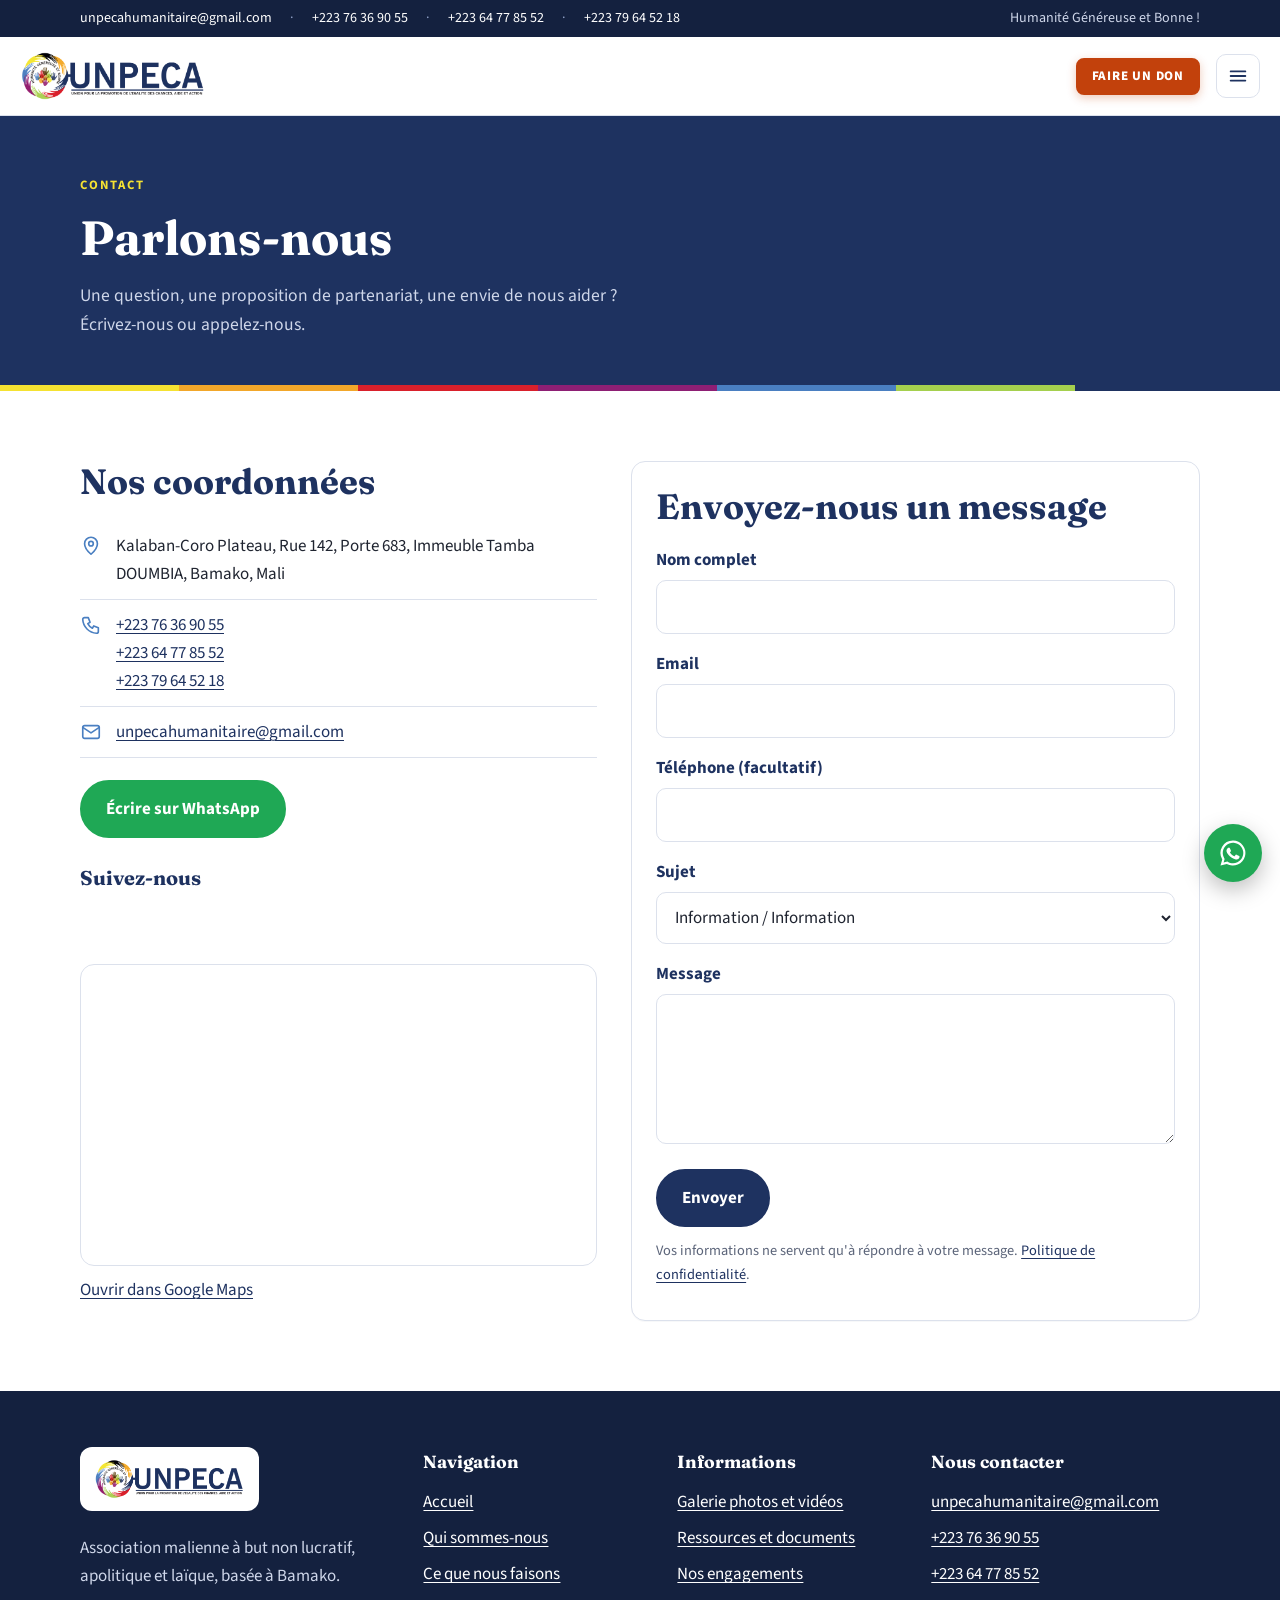
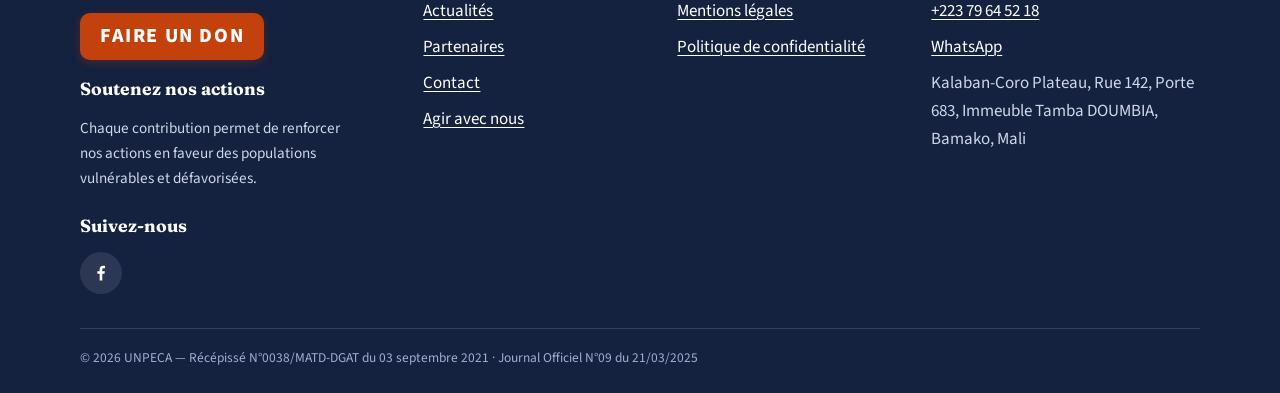
<file: contact.html>
<!doctype html>
<html lang="fr" data-title-fr="Contact — UNPECA" data-title-en="Contact — UNPECA">
<head>
<meta charset="utf-8">
<meta name="viewport" content="width=device-width, initial-scale=1">
<title>Contact — UNPECA</title>
<meta name="description" content="Contactez l'UNPECA à Kalaban-Coro, Bamako : téléphone, e-mail, WhatsApp et formulaire.">
<meta property="og:title" content="Contact — UNPECA">
<meta property="og:description" content="Contactez l'UNPECA à Kalaban-Coro, Bamako : téléphone, e-mail, WhatsApp et formulaire.">
<meta property="og:type" content="website">
<meta property="og:image" content="https://unpecahumanitaire-lab.github.io/unpeca-site/assets/logo-web.png">
<meta property="og:locale" content="fr_FR">
<meta property="og:locale:alternate" content="en_GB">
<meta name="theme-color" content="#1E3260">
<link rel="icon" type="image/png" href="assets/favicon.png">
<link rel="apple-touch-icon" href="assets/favicon.png">
<link rel="preconnect" href="https://fonts.googleapis.com">
<link rel="preconnect" href="https://fonts.gstatic.com" crossorigin>
<link href="https://fonts.googleapis.com/css2?family=Fraunces:opsz,wght@9..144,600;9..144,700&family=Source+Sans+3:wght@400;600;700&display=swap" rel="stylesheet">
<link rel="stylesheet" href="css/style.css">
</head>
<body>
<a class="skip" href="#contenu"><span class="fr">Aller au contenu</span><span class="en">Skip to content</span></a>
<div class="topbar"><div class="wrap">
  <div class="tb-left">
    <a href="mailto:unpecahumanitaire@gmail.com">unpecahumanitaire@gmail.com</a>
    <a href="tel:+22376369055">+223 76 36 90 55</a>
    <a href="tel:+22364778552">+223 64 77 85 52</a>
    <a href="tel:+22379645218">+223 79 64 52 18</a>
  </div>
  <span class="hide-sm"><span class="fr">Humanité Généreuse et Bonne !</span><span class="en">Generous and Kind Humanity!</span></span>
</div></div>
<header class="site"><div class="wrap">
  <a class="brand" href="index.html" aria-label="UNPECA — Accueil / Home"><img src="assets/logo-web.png" alt="UNPECA — Union pour la promotion de l'égalité des chances, aide et action" width="186" height="54"></a>
  <a class="btn-don btn-don-top" href="agir.html#don"><span class="fr">Faire un don</span><span class="en">Donate</span></a>
  <button class="burger" aria-label="Menu" aria-expanded="false"><svg viewBox="0 0 24 24" fill="none" stroke="currentColor" stroke-width="2" stroke-linecap="round" aria-hidden="true"><path d="M4 7h16M4 12h16M4 17h16"/></svg></button>
  <nav class="main" aria-label="Navigation principale">
    <a href="index.html"><span class="fr">Accueil</span><span class="en">Home</span></a><a href="a-propos.html"><span class="fr">Qui sommes-nous</span><span class="en">About us</span></a><a href="projets.html"><span class="fr">Ce que nous faisons</span><span class="en">What we do</span></a><a href="actualites.html"><span class="fr">Actualités</span><span class="en">News</span></a><a href="partenaires.html"><span class="fr">Partenaires</span><span class="en">Partners</span></a><a href="contact.html" aria-current="page"><span class="fr">Contact</span><span class="en">Contact</span></a><a class="cta-btn" href="agir.html"><span class="fr">Agir avec nous</span><span class="en">Get involved</span></a>
    <div class="lang" role="group" aria-label="Langue / Language">
      <button type="button" data-lang="fr" aria-pressed="true">FR</button>
      <button type="button" data-lang="en" aria-pressed="false">EN</button>
    </div>
    <a class="btn-don btn-don-nav" href="agir.html#don"><span class="fr">Faire un don</span><span class="en">Donate</span></a>
  </nav>
</div></header>
<main id="contenu">

<div class="page-hero"><div class="wrap">
  <span class="eyebrow"><span class="fr">Contact</span><span class="en">Contact</span></span>
  <h1><span class="fr">Parlons-nous</span><span class="en">Get in touch</span></h1>
  <p><span class="fr">Une question, une proposition de partenariat, une envie de nous aider ? Écrivez-nous ou appelez-nous.</span><span class="en">A question, a partnership proposal, a wish to help? Write to us or call us.</span></p>
</div></div><div class="colorbar"></div>

<section class="block"><div class="wrap contact-grid">
  <div>
    <h2><span class="fr">Nos coordonnées</span><span class="en">Our details</span></h2>
    <ul class="info-list">
      <li><svg viewBox="0 0 24 24" fill="none" stroke="currentColor" stroke-width="1.8" stroke-linecap="round" stroke-linejoin="round" aria-hidden="true"><path d="M12 21s7-6.1 7-11.5A7 7 0 0 0 5 9.5C5 14.9 12 21 12 21z"/><circle cx="12" cy="9.5" r="2.5"/></svg><span><span class="fr">Kalaban-Coro Plateau, Rue 142, Porte 683, Immeuble Tamba DOUMBIA, Bamako, Mali</span><span class="en">Kalaban-Coro Plateau, Street 142, Door 683, Tamba DOUMBIA Building, Bamako, Mali</span></span></li>
      <li><svg viewBox="0 0 24 24" fill="none" stroke="currentColor" stroke-width="1.8" stroke-linecap="round" stroke-linejoin="round" aria-hidden="true"><path d="M5 4h4l2 5-2.5 1.5a11 11 0 0 0 5 5L15 13l5 2v4a2 2 0 0 1-2 2A16 16 0 0 1 3 6a2 2 0 0 1 2-2z"/></svg><span><a href="tel:+22376369055">+223 76 36 90 55</a><br><a href="tel:+22364778552">+223 64 77 85 52</a><br><a href="tel:+22379645218">+223 79 64 52 18</a></span></li>
      <li><svg viewBox="0 0 24 24" fill="none" stroke="currentColor" stroke-width="1.8" stroke-linecap="round" stroke-linejoin="round" aria-hidden="true"><rect x="3" y="5" width="18" height="14" rx="2"/><path d="m3 7 9 6 9-6"/></svg><a href="mailto:unpecahumanitaire@gmail.com">unpecahumanitaire@gmail.com</a></li>
    </ul>
    <div class="btn-row" style="margin-top:0"><a class="btn wa" href="https://wa.me/22376369055?text=Bonjour%20UNPECA%2C%20" target="_blank" rel="noopener"><span class="fr">Écrire sur WhatsApp</span><span class="en">Message on WhatsApp</span></a></div>
    <h3 style="margin-top:28px"><span class="fr">Suivez-nous</span><span class="en">Follow us</span></h3>
    <div class="social" data-social></div>
    <div class="map">
      <iframe title="Carte / Map" src="https://www.google.com/maps?q=Kalaban-coro+plateau,+Bamako,+Mali&output=embed" loading="lazy" referrerpolicy="no-referrer-when-downgrade" allowfullscreen></iframe>
    </div>
    <p style="margin-top:10px"><a href="https://www.google.com/maps/search/?api=1&query=Kalaban-coro+plateau+Bamako+Mali" target="_blank" rel="noopener"><span class="fr">Ouvrir dans Google Maps</span><span class="en">Open in Google Maps</span></a></p>
  </div>
  <div class="card">
    <h2><span class="fr">Envoyez-nous un message</span><span class="en">Send us a message</span></h2>
    <form class="contact" data-endpoint="https://formspree.io/f/mvkkyvjb" data-mailto="unpecahumanitaire@gmail.com" novalidate>
      <div class="row"><label for="name"><span class="fr">Nom complet</span><span class="en">Full name</span></label><input id="name" name="name" type="text" autocomplete="name" required></div>
      <div class="row"><label for="email"><span class="fr">Email</span><span class="en">Email</span></label><input id="email" name="email" type="email" autocomplete="email" required></div>
      <div class="row"><label for="phone"><span class="fr">Téléphone (facultatif)</span><span class="en">Phone (optional)</span></label><input id="phone" name="phone" type="tel" autocomplete="tel"></div>
      <div class="row"><label for="subject"><span class="fr">Sujet</span><span class="en">Subject</span></label>
        <select id="subject" name="subject">
          <option value="Demande d'information">Information / Information</option>
          <option value="Partenariat">Partenariat / Partnership</option>
          <option value="Bénévolat">Bénévolat / Volunteering</option>
          <option value="Soutien / don">Soutien, don / Support, donation</option>
          <option value="Autre">Autre / Other</option>
        </select></div>
      <div class="row"><label for="message"><span class="fr">Message</span><span class="en">Message</span></label><textarea id="message" name="message" required></textarea></div>
      <input class="hp" type="text" name="_gotcha" tabindex="-1" autocomplete="off" aria-hidden="true">
      <button class="btn" type="submit"><span class="fr">Envoyer</span><span class="en">Send</span></button>
      <div class="form-msg" role="status" aria-live="polite"></div>
      <p class="form-note" style="margin-top:12px"><span class="fr">Vos informations ne servent qu'à répondre à votre message. <a href="confidentialite.html">Politique de confidentialité</a>.</span><span class="en">Your details are only used to reply to your message. <a href="confidentialite.html">Privacy policy</a>.</span></p>
    </form>
  </div>
</div></section>

</main>
<footer class="site"><div class="wrap">
  <div class="foot-grid">
    <div>
      <div class="foot-logo"><img src="assets/logo-web.png" alt="UNPECA" width="151" height="44"></div>
      <p class="fr">Association malienne à but non lucratif, apolitique et laïque, basée à Bamako.</p><p class="en">Malian non-profit, non-political and secular association based in Bamako.</p>
      <div class="foot-don">
        <a class="btn-don btn-don-lg" href="agir.html#don"><span class="fr">Faire un don</span><span class="en">Donate</span></a>
        <h4><span class="fr">Soutenez nos actions</span><span class="en">Support our work</span></h4>
        <p class="fr">Chaque contribution permet de renforcer nos actions en faveur des populations vulnérables et défavorisées.</p><p class="en">Every contribution helps strengthen our work for vulnerable and disadvantaged populations.</p>
      </div>
      <h4 class="foot-follow"><span class="fr">Suivez-nous</span><span class="en">Follow us</span></h4>
      <div class="social" data-social></div>
    </div>
    <div>
      <h4><span class="fr">Navigation</span><span class="en">Navigation</span></h4>
      <ul><li><a href="index.html"><span class="fr">Accueil</span><span class="en">Home</span></a></li><li><a href="a-propos.html"><span class="fr">Qui sommes-nous</span><span class="en">About us</span></a></li><li><a href="projets.html"><span class="fr">Ce que nous faisons</span><span class="en">What we do</span></a></li><li><a href="actualites.html"><span class="fr">Actualités</span><span class="en">News</span></a></li><li><a href="partenaires.html"><span class="fr">Partenaires</span><span class="en">Partners</span></a></li><li><a href="contact.html"><span class="fr">Contact</span><span class="en">Contact</span></a></li><li><a href="agir.html"><span class="fr">Agir avec nous</span><span class="en">Get involved</span></a></li></ul>
    </div>
    <div>
      <h4><span class="fr">Informations</span><span class="en">Information</span></h4>
      <ul><li><a href="galerie.html"><span class="fr">Galerie photos et vidéos</span><span class="en">Photo and video gallery</span></a></li><li><a href="documents.html"><span class="fr">Ressources et documents</span><span class="en">Resources and documents</span></a></li><li><a href="engagements.html"><span class="fr">Nos engagements</span><span class="en">Our commitments</span></a></li><li><a href="mentions-legales.html"><span class="fr">Mentions légales</span><span class="en">Legal notice</span></a></li><li><a href="confidentialite.html"><span class="fr">Politique de confidentialité</span><span class="en">Privacy policy</span></a></li></ul>
    </div>
    <div>
      <h4><span class="fr">Nous contacter</span><span class="en">Contact us</span></h4>
      <ul>
        <li><a href="mailto:unpecahumanitaire@gmail.com">unpecahumanitaire@gmail.com</a></li>
        <li><a href="tel:+22376369055">+223 76 36 90 55</a></li>
        <li><a href="tel:+22364778552">+223 64 77 85 52</a></li>
        <li><a href="tel:+22379645218">+223 79 64 52 18</a></li>
        <li><a href="https://wa.me/22376369055?text=Bonjour%20UNPECA%2C%20" target="_blank" rel="noopener">WhatsApp</a></li>
        <li><span class="fr">Kalaban-Coro Plateau, Rue 142, Porte 683, Immeuble Tamba DOUMBIA, Bamako, Mali</span><span class="en">Kalaban-Coro Plateau, Street 142, Door 683, Tamba DOUMBIA Building, Bamako, Mali</span></li>
      </ul>
    </div>
  </div>
  <div class="legal">
    © 2026 UNPECA — <span class="fr">Récépissé</span><span class="en">Receipt</span> N°0038/MATD-DGAT <span class="fr">du 03 septembre 2021</span><span class="en">of 3 September 2021</span> · <span class="fr">Journal Officiel</span><span class="en">Official Gazette</span> N°09 <span class="fr">du</span><span class="en">of</span> 21/03/2025
  </div>
</div></footer>
<a class="wa-float" href="https://wa.me/22376369055?text=Bonjour%20UNPECA%2C%20" target="_blank" rel="noopener" aria-label="WhatsApp"><svg viewBox="0 0 24 24" aria-hidden="true"><path d="M12 2a10 10 0 0 0-8.6 15.1L2 22l5-1.3A10 10 0 1 0 12 2zm0 18.2c-1.5 0-3-.4-4.2-1.2l-.3-.2-3 .8.8-2.9-.2-.3A8.2 8.2 0 1 1 12 20.2zm4.5-6.1c-.2-.1-1.5-.7-1.7-.8-.2-.1-.4-.1-.6.1l-.8 1c-.1.2-.3.2-.5.1-1.4-.7-2.4-1.3-3.3-2.9-.2-.3.2-.3.7-1.1.1-.2 0-.3 0-.5l-.8-1.8c-.2-.5-.4-.4-.6-.4h-.5c-.2 0-.5.1-.7.3-.8.8-1 1.6-.9 2.4.2 1 .7 1.9 1.5 2.9 1.4 1.8 3.3 3 5.4 3.6 1.2.3 1.9.2 2.5-.2.4-.3.9-.8 1-1.4.1-.4 0-.7-.1-.8z"/></svg></a>
<script src="js/main.js" defer></script>
</body>
</html>
</file>
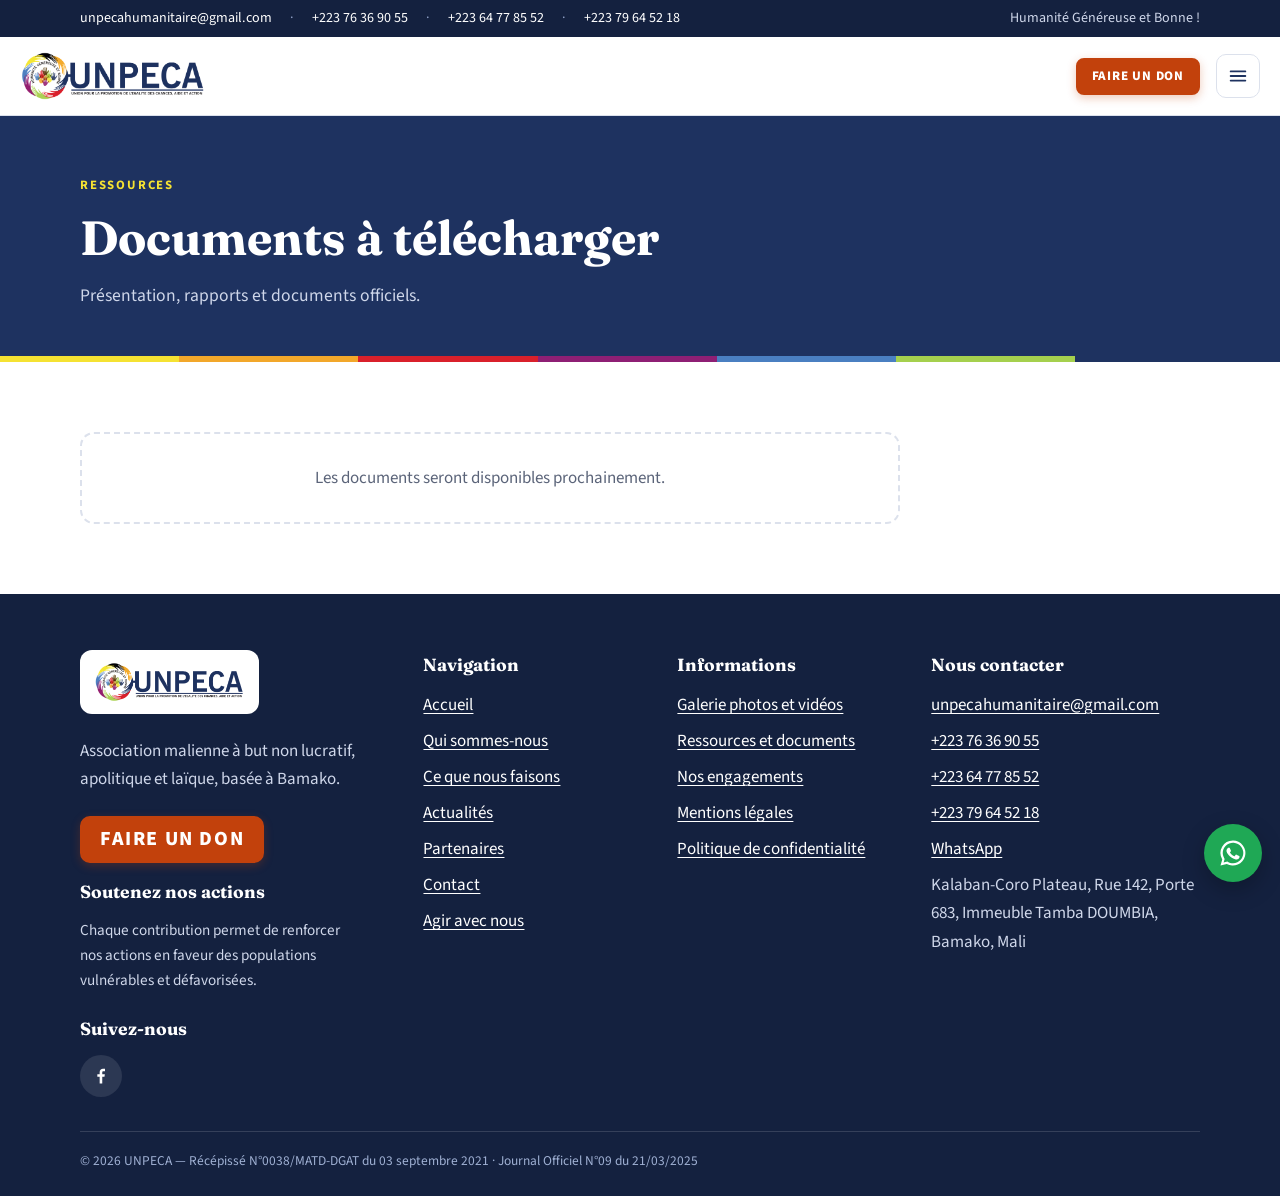
<file: documents.html>
<!doctype html>
<html lang="fr" data-title-fr="Ressources et documents — UNPECA" data-title-en="Resources and documents — UNPECA">
<head>
<meta charset="utf-8">
<meta name="viewport" content="width=device-width, initial-scale=1">
<title>Ressources et documents — UNPECA</title>
<meta name="description" content="Documents officiels et rapports de l'UNPECA à télécharger.">
<meta property="og:title" content="Ressources et documents — UNPECA">
<meta property="og:description" content="Documents officiels et rapports de l'UNPECA à télécharger.">
<meta property="og:type" content="website">
<meta property="og:image" content="https://unpecahumanitaire-lab.github.io/unpeca-site/assets/logo-web.png">
<meta property="og:locale" content="fr_FR">
<meta property="og:locale:alternate" content="en_GB">
<meta name="theme-color" content="#1E3260">
<link rel="icon" type="image/png" href="assets/favicon.png">
<link rel="apple-touch-icon" href="assets/favicon.png">
<link rel="preconnect" href="https://fonts.googleapis.com">
<link rel="preconnect" href="https://fonts.gstatic.com" crossorigin>
<link href="https://fonts.googleapis.com/css2?family=Fraunces:opsz,wght@9..144,600;9..144,700&family=Source+Sans+3:wght@400;600;700&display=swap" rel="stylesheet">
<link rel="stylesheet" href="css/style.css">
</head>
<body>
<a class="skip" href="#contenu"><span class="fr">Aller au contenu</span><span class="en">Skip to content</span></a>
<div class="topbar"><div class="wrap">
  <div class="tb-left">
    <a href="mailto:unpecahumanitaire@gmail.com">unpecahumanitaire@gmail.com</a>
    <a href="tel:+22376369055">+223 76 36 90 55</a>
    <a href="tel:+22364778552">+223 64 77 85 52</a>
    <a href="tel:+22379645218">+223 79 64 52 18</a>
  </div>
  <span class="hide-sm"><span class="fr">Humanité Généreuse et Bonne !</span><span class="en">Generous and Kind Humanity!</span></span>
</div></div>
<header class="site"><div class="wrap">
  <a class="brand" href="index.html" aria-label="UNPECA — Accueil / Home"><img src="assets/logo-web.png" alt="UNPECA — Union pour la promotion de l'égalité des chances, aide et action" width="186" height="54"></a>
  <a class="btn-don btn-don-top" href="agir.html#don"><span class="fr">Faire un don</span><span class="en">Donate</span></a>
  <button class="burger" aria-label="Menu" aria-expanded="false"><svg viewBox="0 0 24 24" fill="none" stroke="currentColor" stroke-width="2" stroke-linecap="round" aria-hidden="true"><path d="M4 7h16M4 12h16M4 17h16"/></svg></button>
  <nav class="main" aria-label="Navigation principale">
    <a href="index.html"><span class="fr">Accueil</span><span class="en">Home</span></a><a href="a-propos.html"><span class="fr">Qui sommes-nous</span><span class="en">About us</span></a><a href="projets.html"><span class="fr">Ce que nous faisons</span><span class="en">What we do</span></a><a href="actualites.html"><span class="fr">Actualités</span><span class="en">News</span></a><a href="partenaires.html"><span class="fr">Partenaires</span><span class="en">Partners</span></a><a href="contact.html"><span class="fr">Contact</span><span class="en">Contact</span></a><a class="cta-btn" href="agir.html"><span class="fr">Agir avec nous</span><span class="en">Get involved</span></a>
    <div class="lang" role="group" aria-label="Langue / Language">
      <button type="button" data-lang="fr" aria-pressed="true">FR</button>
      <button type="button" data-lang="en" aria-pressed="false">EN</button>
    </div>
    <a class="btn-don btn-don-nav" href="agir.html#don"><span class="fr">Faire un don</span><span class="en">Donate</span></a>
  </nav>
</div></header>
<main id="contenu">

<div class="page-hero"><div class="wrap">
  <span class="eyebrow"><span class="fr">Ressources</span><span class="en">Resources</span></span>
  <h1><span class="fr">Documents à télécharger</span><span class="en">Documents to download</span></h1>
  <p><span class="fr">Présentation, rapports et documents officiels.</span><span class="en">Presentation, reports and official documents.</span></p>
</div></div><div class="colorbar"></div>

<section class="block"><div class="wrap">
  <div class="grid" style="max-width:820px" data-docs></div>
</div></section>

</main>
<footer class="site"><div class="wrap">
  <div class="foot-grid">
    <div>
      <div class="foot-logo"><img src="assets/logo-web.png" alt="UNPECA" width="151" height="44"></div>
      <p class="fr">Association malienne à but non lucratif, apolitique et laïque, basée à Bamako.</p><p class="en">Malian non-profit, non-political and secular association based in Bamako.</p>
      <div class="foot-don">
        <a class="btn-don btn-don-lg" href="agir.html#don"><span class="fr">Faire un don</span><span class="en">Donate</span></a>
        <h4><span class="fr">Soutenez nos actions</span><span class="en">Support our work</span></h4>
        <p class="fr">Chaque contribution permet de renforcer nos actions en faveur des populations vulnérables et défavorisées.</p><p class="en">Every contribution helps strengthen our work for vulnerable and disadvantaged populations.</p>
      </div>
      <h4 class="foot-follow"><span class="fr">Suivez-nous</span><span class="en">Follow us</span></h4>
      <div class="social" data-social></div>
    </div>
    <div>
      <h4><span class="fr">Navigation</span><span class="en">Navigation</span></h4>
      <ul><li><a href="index.html"><span class="fr">Accueil</span><span class="en">Home</span></a></li><li><a href="a-propos.html"><span class="fr">Qui sommes-nous</span><span class="en">About us</span></a></li><li><a href="projets.html"><span class="fr">Ce que nous faisons</span><span class="en">What we do</span></a></li><li><a href="actualites.html"><span class="fr">Actualités</span><span class="en">News</span></a></li><li><a href="partenaires.html"><span class="fr">Partenaires</span><span class="en">Partners</span></a></li><li><a href="contact.html"><span class="fr">Contact</span><span class="en">Contact</span></a></li><li><a href="agir.html"><span class="fr">Agir avec nous</span><span class="en">Get involved</span></a></li></ul>
    </div>
    <div>
      <h4><span class="fr">Informations</span><span class="en">Information</span></h4>
      <ul><li><a href="galerie.html"><span class="fr">Galerie photos et vidéos</span><span class="en">Photo and video gallery</span></a></li><li><a href="documents.html"><span class="fr">Ressources et documents</span><span class="en">Resources and documents</span></a></li><li><a href="engagements.html"><span class="fr">Nos engagements</span><span class="en">Our commitments</span></a></li><li><a href="mentions-legales.html"><span class="fr">Mentions légales</span><span class="en">Legal notice</span></a></li><li><a href="confidentialite.html"><span class="fr">Politique de confidentialité</span><span class="en">Privacy policy</span></a></li></ul>
    </div>
    <div>
      <h4><span class="fr">Nous contacter</span><span class="en">Contact us</span></h4>
      <ul>
        <li><a href="mailto:unpecahumanitaire@gmail.com">unpecahumanitaire@gmail.com</a></li>
        <li><a href="tel:+22376369055">+223 76 36 90 55</a></li>
        <li><a href="tel:+22364778552">+223 64 77 85 52</a></li>
        <li><a href="tel:+22379645218">+223 79 64 52 18</a></li>
        <li><a href="https://wa.me/22376369055?text=Bonjour%20UNPECA%2C%20" target="_blank" rel="noopener">WhatsApp</a></li>
        <li><span class="fr">Kalaban-Coro Plateau, Rue 142, Porte 683, Immeuble Tamba DOUMBIA, Bamako, Mali</span><span class="en">Kalaban-Coro Plateau, Street 142, Door 683, Tamba DOUMBIA Building, Bamako, Mali</span></li>
      </ul>
    </div>
  </div>
  <div class="legal">
    © 2026 UNPECA — <span class="fr">Récépissé</span><span class="en">Receipt</span> N°0038/MATD-DGAT <span class="fr">du 03 septembre 2021</span><span class="en">of 3 September 2021</span> · <span class="fr">Journal Officiel</span><span class="en">Official Gazette</span> N°09 <span class="fr">du</span><span class="en">of</span> 21/03/2025
  </div>
</div></footer>
<a class="wa-float" href="https://wa.me/22376369055?text=Bonjour%20UNPECA%2C%20" target="_blank" rel="noopener" aria-label="WhatsApp"><svg viewBox="0 0 24 24" aria-hidden="true"><path d="M12 2a10 10 0 0 0-8.6 15.1L2 22l5-1.3A10 10 0 1 0 12 2zm0 18.2c-1.5 0-3-.4-4.2-1.2l-.3-.2-3 .8.8-2.9-.2-.3A8.2 8.2 0 1 1 12 20.2zm4.5-6.1c-.2-.1-1.5-.7-1.7-.8-.2-.1-.4-.1-.6.1l-.8 1c-.1.2-.3.2-.5.1-1.4-.7-2.4-1.3-3.3-2.9-.2-.3.2-.3.7-1.1.1-.2 0-.3 0-.5l-.8-1.8c-.2-.5-.4-.4-.6-.4h-.5c-.2 0-.5.1-.7.3-.8.8-1 1.6-.9 2.4.2 1 .7 1.9 1.5 2.9 1.4 1.8 3.3 3 5.4 3.6 1.2.3 1.9.2 2.5-.2.4-.3.9-.8 1-1.4.1-.4 0-.7-.1-.8z"/></svg></a>
<script src="js/main.js" defer></script>
</body>
</html>
</file>
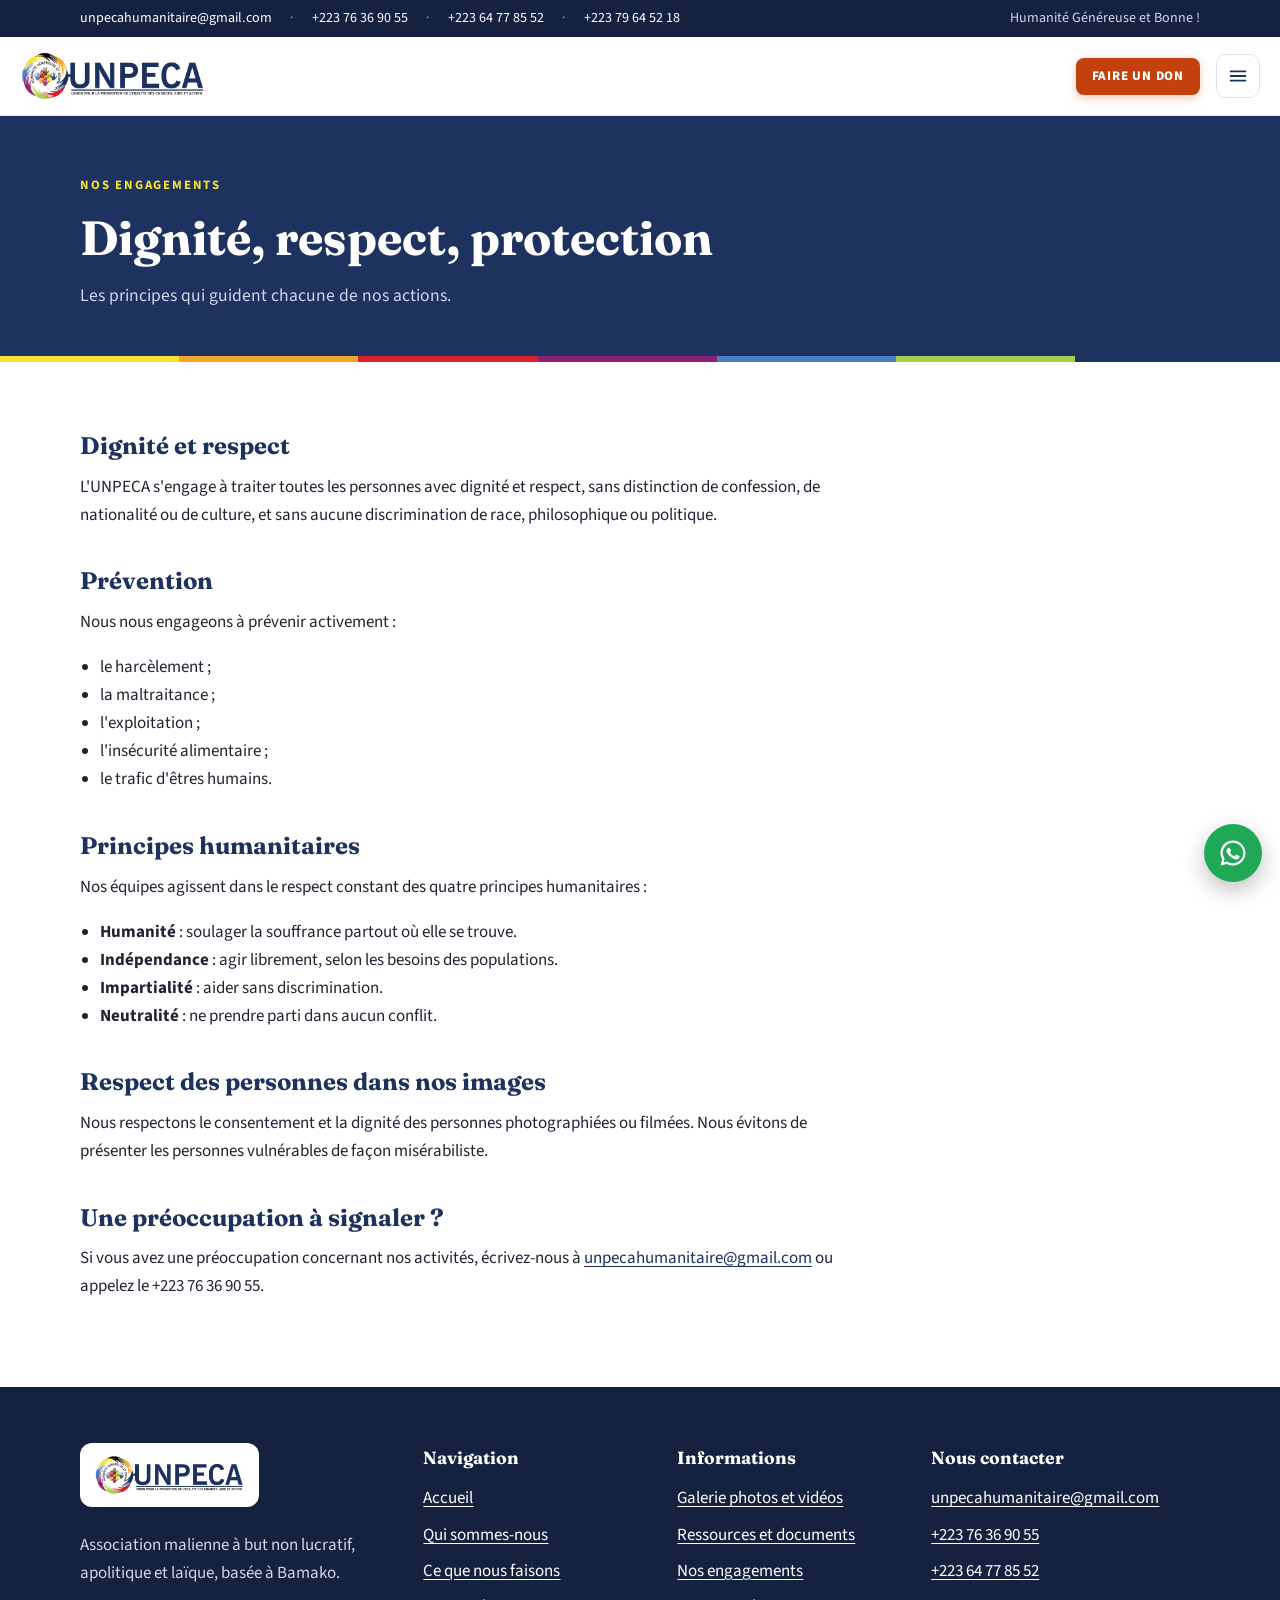
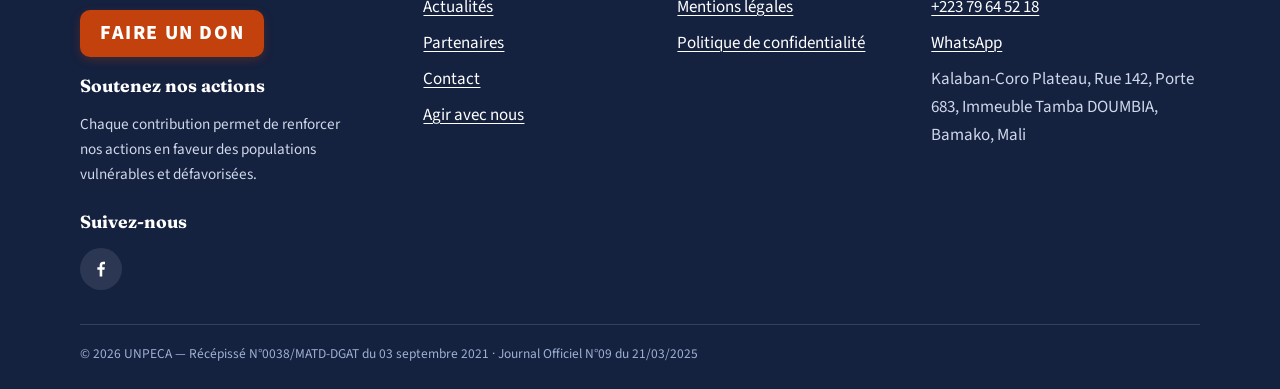
<file: engagements.html>
<!doctype html>
<html lang="fr" data-title-fr="Nos engagements — UNPECA" data-title-en="Our commitments — UNPECA">
<head>
<meta charset="utf-8">
<meta name="viewport" content="width=device-width, initial-scale=1">
<title>Nos engagements — UNPECA</title>
<meta name="description" content="Les engagements de l'UNPECA : dignité, respect, prévention des abus et principes humanitaires.">
<meta property="og:title" content="Nos engagements — UNPECA">
<meta property="og:description" content="Les engagements de l'UNPECA : dignité, respect, prévention des abus et principes humanitaires.">
<meta property="og:type" content="website">
<meta property="og:image" content="https://unpecahumanitaire-lab.github.io/unpeca-site/assets/logo-web.png">
<meta property="og:locale" content="fr_FR">
<meta property="og:locale:alternate" content="en_GB">
<meta name="theme-color" content="#1E3260">
<link rel="icon" type="image/png" href="assets/favicon.png">
<link rel="apple-touch-icon" href="assets/favicon.png">
<link rel="preconnect" href="https://fonts.googleapis.com">
<link rel="preconnect" href="https://fonts.gstatic.com" crossorigin>
<link href="https://fonts.googleapis.com/css2?family=Fraunces:opsz,wght@9..144,600;9..144,700&family=Source+Sans+3:wght@400;600;700&display=swap" rel="stylesheet">
<link rel="stylesheet" href="css/style.css">
</head>
<body>
<a class="skip" href="#contenu"><span class="fr">Aller au contenu</span><span class="en">Skip to content</span></a>
<div class="topbar"><div class="wrap">
  <div class="tb-left">
    <a href="mailto:unpecahumanitaire@gmail.com">unpecahumanitaire@gmail.com</a>
    <a href="tel:+22376369055">+223 76 36 90 55</a>
    <a href="tel:+22364778552">+223 64 77 85 52</a>
    <a href="tel:+22379645218">+223 79 64 52 18</a>
  </div>
  <span class="hide-sm"><span class="fr">Humanité Généreuse et Bonne !</span><span class="en">Generous and Kind Humanity!</span></span>
</div></div>
<header class="site"><div class="wrap">
  <a class="brand" href="index.html" aria-label="UNPECA — Accueil / Home"><img src="assets/logo-web.png" alt="UNPECA — Union pour la promotion de l'égalité des chances, aide et action" width="186" height="54"></a>
  <a class="btn-don btn-don-top" href="agir.html#don"><span class="fr">Faire un don</span><span class="en">Donate</span></a>
  <button class="burger" aria-label="Menu" aria-expanded="false"><svg viewBox="0 0 24 24" fill="none" stroke="currentColor" stroke-width="2" stroke-linecap="round" aria-hidden="true"><path d="M4 7h16M4 12h16M4 17h16"/></svg></button>
  <nav class="main" aria-label="Navigation principale">
    <a href="index.html"><span class="fr">Accueil</span><span class="en">Home</span></a><a href="a-propos.html"><span class="fr">Qui sommes-nous</span><span class="en">About us</span></a><a href="projets.html"><span class="fr">Ce que nous faisons</span><span class="en">What we do</span></a><a href="actualites.html"><span class="fr">Actualités</span><span class="en">News</span></a><a href="partenaires.html"><span class="fr">Partenaires</span><span class="en">Partners</span></a><a href="contact.html"><span class="fr">Contact</span><span class="en">Contact</span></a><a class="cta-btn" href="agir.html"><span class="fr">Agir avec nous</span><span class="en">Get involved</span></a>
    <div class="lang" role="group" aria-label="Langue / Language">
      <button type="button" data-lang="fr" aria-pressed="true">FR</button>
      <button type="button" data-lang="en" aria-pressed="false">EN</button>
    </div>
    <a class="btn-don btn-don-nav" href="agir.html#don"><span class="fr">Faire un don</span><span class="en">Donate</span></a>
  </nav>
</div></header>
<main id="contenu">

<div class="page-hero"><div class="wrap">
  <span class="eyebrow"><span class="fr">Nos engagements</span><span class="en">Our commitments</span></span>
  <h1><span class="fr">Dignité, respect, protection</span><span class="en">Dignity, respect, protection</span></h1>
  <p><span class="fr">Les principes qui guident chacune de nos actions.</span><span class="en">The principles that guide each of our actions.</span></p>
</div></div><div class="colorbar"></div>

<section class="block"><div class="wrap"><div class="prose">
  <h2 class="fr">Dignité et respect</h2><h2 class="en">Dignity and respect</h2><div class="fr"><p>L'UNPECA s'engage à traiter toutes les personnes avec dignité et respect, sans distinction de confession, de nationalité ou de culture, et sans aucune discrimination de race, philosophique ou politique.</p></div><div class="en"><p>UNPECA is committed to treating all people with dignity and respect, regardless of faith, nationality or culture, and without any discrimination of race, philosophy or politics.</p></div>
  <h2 class="fr">Prévention</h2><h2 class="en">Prevention</h2><div class="fr"><p>Nous nous engageons à prévenir activement :</p><ul><li>le harcèlement ;</li><li>la maltraitance ;</li><li>l'exploitation ;</li><li>l'insécurité alimentaire ;</li><li>le trafic d'êtres humains.</li></ul></div><div class="en"><p>We are committed to actively preventing:</p><ul><li>harassment;</li><li>abuse;</li><li>exploitation;</li><li>food insecurity;</li><li>human trafficking.</li></ul></div>
  <h2 class="fr">Principes humanitaires</h2><h2 class="en">Humanitarian principles</h2><div class="fr"><p>Nos équipes agissent dans le respect constant des quatre principes humanitaires :</p><ul><li><b>Humanité</b> : soulager la souffrance partout où elle se trouve.</li><li><b>Indépendance</b> : agir librement, selon les besoins des populations.</li><li><b>Impartialité</b> : aider sans discrimination.</li><li><b>Neutralité</b> : ne prendre parti dans aucun conflit.</li></ul></div><div class="en"><p>Our teams act with constant respect for the four humanitarian principles:</p><ul><li><b>Humanity</b>: relieving suffering wherever it is found.</li><li><b>Independence</b>: acting freely, according to people's needs.</li><li><b>Impartiality</b>: helping without discrimination.</li><li><b>Neutrality</b>: taking no side in any conflict.</li></ul></div>
  <h2 class="fr">Respect des personnes dans nos images</h2><h2 class="en">Respect for people in our images</h2><div class="fr"><p>Nous respectons le consentement et la dignité des personnes photographiées ou filmées. Nous évitons de présenter les personnes vulnérables de façon misérabiliste.</p></div><div class="en"><p>We respect the consent and dignity of people photographed or filmed. We avoid portraying vulnerable people in a demeaning way.</p></div>
  <h2 class="fr">Une préoccupation à signaler ?</h2><h2 class="en">A concern to report?</h2><div class="fr"><p>Si vous avez une préoccupation concernant nos activités, écrivez-nous à <a href="mailto:unpecahumanitaire@gmail.com">unpecahumanitaire@gmail.com</a> ou appelez le +223 76 36 90 55.</p></div><div class="en"><p>If you have a concern about our activities, write to us at <a href="mailto:unpecahumanitaire@gmail.com">unpecahumanitaire@gmail.com</a> or call +223 76 36 90 55.</p></div>
</div></div></section>

</main>
<footer class="site"><div class="wrap">
  <div class="foot-grid">
    <div>
      <div class="foot-logo"><img src="assets/logo-web.png" alt="UNPECA" width="151" height="44"></div>
      <p class="fr">Association malienne à but non lucratif, apolitique et laïque, basée à Bamako.</p><p class="en">Malian non-profit, non-political and secular association based in Bamako.</p>
      <div class="foot-don">
        <a class="btn-don btn-don-lg" href="agir.html#don"><span class="fr">Faire un don</span><span class="en">Donate</span></a>
        <h4><span class="fr">Soutenez nos actions</span><span class="en">Support our work</span></h4>
        <p class="fr">Chaque contribution permet de renforcer nos actions en faveur des populations vulnérables et défavorisées.</p><p class="en">Every contribution helps strengthen our work for vulnerable and disadvantaged populations.</p>
      </div>
      <h4 class="foot-follow"><span class="fr">Suivez-nous</span><span class="en">Follow us</span></h4>
      <div class="social" data-social></div>
    </div>
    <div>
      <h4><span class="fr">Navigation</span><span class="en">Navigation</span></h4>
      <ul><li><a href="index.html"><span class="fr">Accueil</span><span class="en">Home</span></a></li><li><a href="a-propos.html"><span class="fr">Qui sommes-nous</span><span class="en">About us</span></a></li><li><a href="projets.html"><span class="fr">Ce que nous faisons</span><span class="en">What we do</span></a></li><li><a href="actualites.html"><span class="fr">Actualités</span><span class="en">News</span></a></li><li><a href="partenaires.html"><span class="fr">Partenaires</span><span class="en">Partners</span></a></li><li><a href="contact.html"><span class="fr">Contact</span><span class="en">Contact</span></a></li><li><a href="agir.html"><span class="fr">Agir avec nous</span><span class="en">Get involved</span></a></li></ul>
    </div>
    <div>
      <h4><span class="fr">Informations</span><span class="en">Information</span></h4>
      <ul><li><a href="galerie.html"><span class="fr">Galerie photos et vidéos</span><span class="en">Photo and video gallery</span></a></li><li><a href="documents.html"><span class="fr">Ressources et documents</span><span class="en">Resources and documents</span></a></li><li><a href="engagements.html"><span class="fr">Nos engagements</span><span class="en">Our commitments</span></a></li><li><a href="mentions-legales.html"><span class="fr">Mentions légales</span><span class="en">Legal notice</span></a></li><li><a href="confidentialite.html"><span class="fr">Politique de confidentialité</span><span class="en">Privacy policy</span></a></li></ul>
    </div>
    <div>
      <h4><span class="fr">Nous contacter</span><span class="en">Contact us</span></h4>
      <ul>
        <li><a href="mailto:unpecahumanitaire@gmail.com">unpecahumanitaire@gmail.com</a></li>
        <li><a href="tel:+22376369055">+223 76 36 90 55</a></li>
        <li><a href="tel:+22364778552">+223 64 77 85 52</a></li>
        <li><a href="tel:+22379645218">+223 79 64 52 18</a></li>
        <li><a href="https://wa.me/22376369055?text=Bonjour%20UNPECA%2C%20" target="_blank" rel="noopener">WhatsApp</a></li>
        <li><span class="fr">Kalaban-Coro Plateau, Rue 142, Porte 683, Immeuble Tamba DOUMBIA, Bamako, Mali</span><span class="en">Kalaban-Coro Plateau, Street 142, Door 683, Tamba DOUMBIA Building, Bamako, Mali</span></li>
      </ul>
    </div>
  </div>
  <div class="legal">
    © 2026 UNPECA — <span class="fr">Récépissé</span><span class="en">Receipt</span> N°0038/MATD-DGAT <span class="fr">du 03 septembre 2021</span><span class="en">of 3 September 2021</span> · <span class="fr">Journal Officiel</span><span class="en">Official Gazette</span> N°09 <span class="fr">du</span><span class="en">of</span> 21/03/2025
  </div>
</div></footer>
<a class="wa-float" href="https://wa.me/22376369055?text=Bonjour%20UNPECA%2C%20" target="_blank" rel="noopener" aria-label="WhatsApp"><svg viewBox="0 0 24 24" aria-hidden="true"><path d="M12 2a10 10 0 0 0-8.6 15.1L2 22l5-1.3A10 10 0 1 0 12 2zm0 18.2c-1.5 0-3-.4-4.2-1.2l-.3-.2-3 .8.8-2.9-.2-.3A8.2 8.2 0 1 1 12 20.2zm4.5-6.1c-.2-.1-1.5-.7-1.7-.8-.2-.1-.4-.1-.6.1l-.8 1c-.1.2-.3.2-.5.1-1.4-.7-2.4-1.3-3.3-2.9-.2-.3.2-.3.7-1.1.1-.2 0-.3 0-.5l-.8-1.8c-.2-.5-.4-.4-.6-.4h-.5c-.2 0-.5.1-.7.3-.8.8-1 1.6-.9 2.4.2 1 .7 1.9 1.5 2.9 1.4 1.8 3.3 3 5.4 3.6 1.2.3 1.9.2 2.5-.2.4-.3.9-.8 1-1.4.1-.4 0-.7-.1-.8z"/></svg></a>
<script src="js/main.js" defer></script>
</body>
</html>
</file>
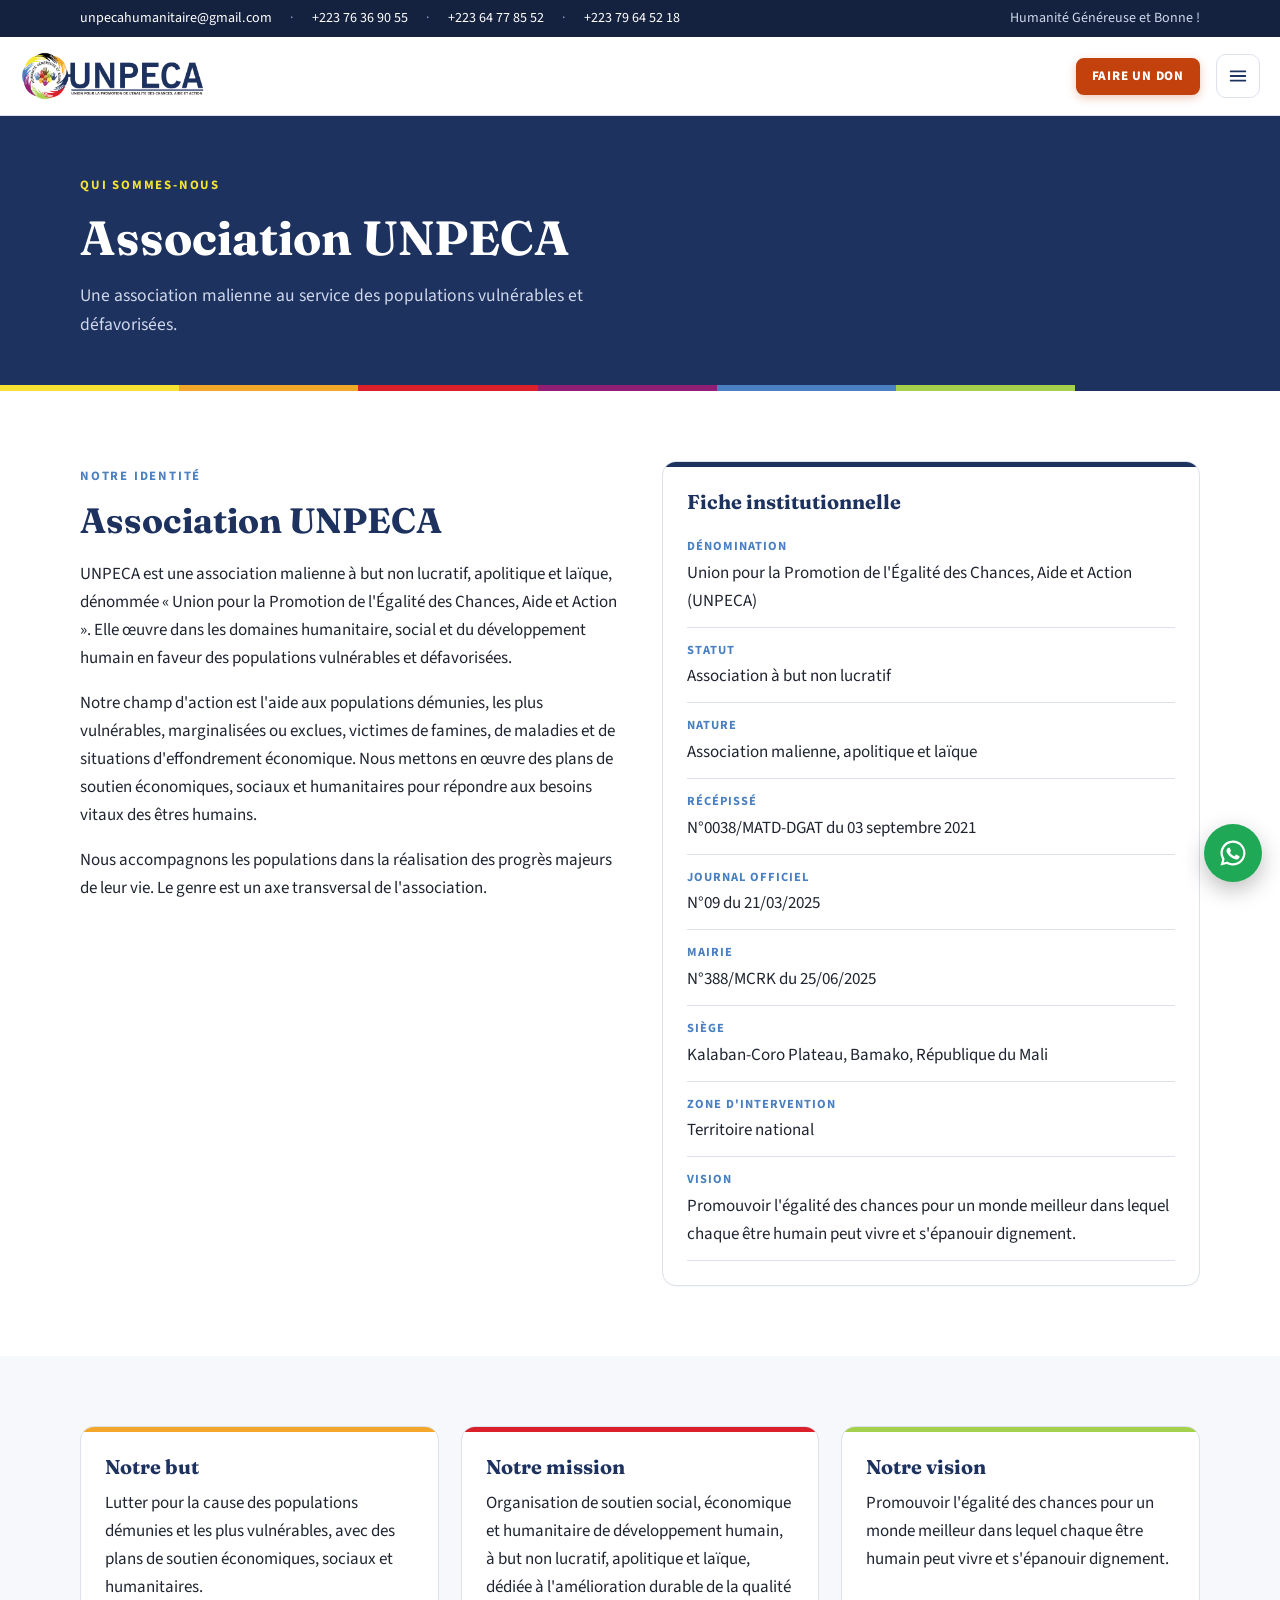
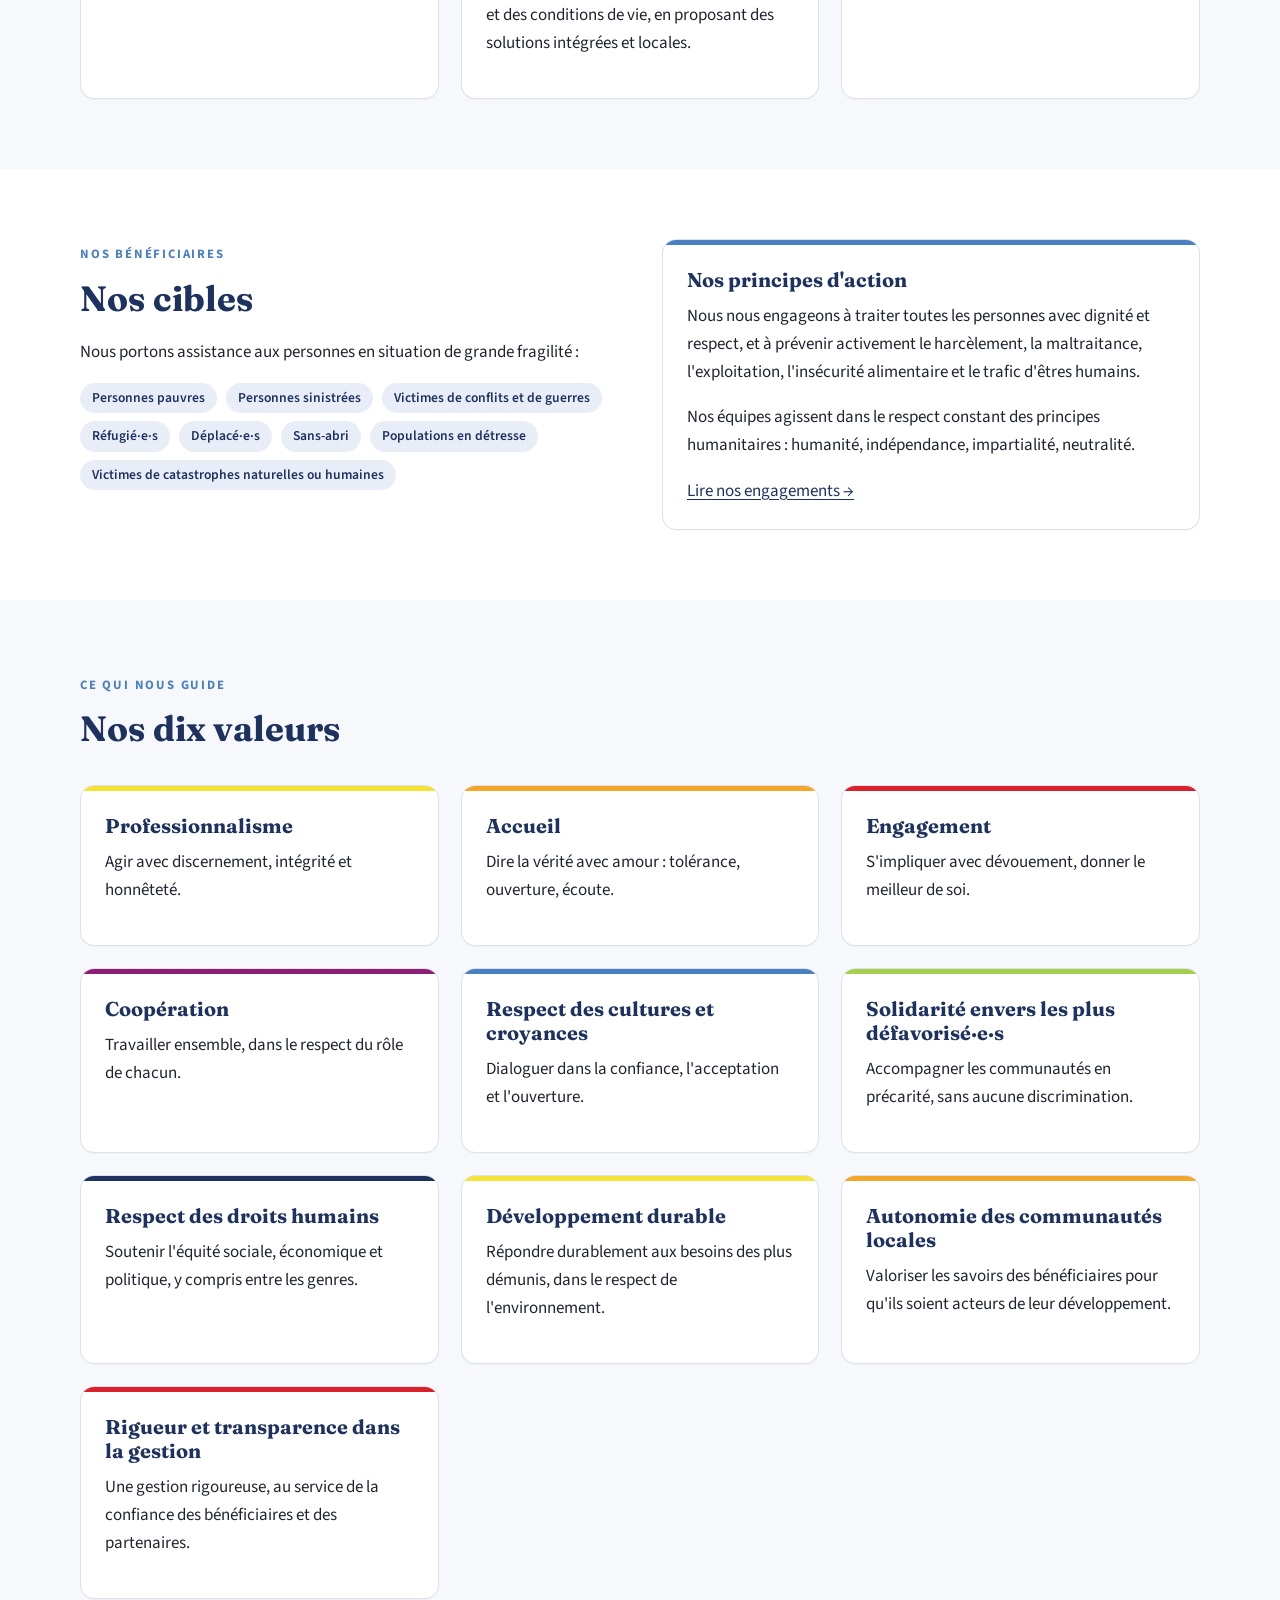
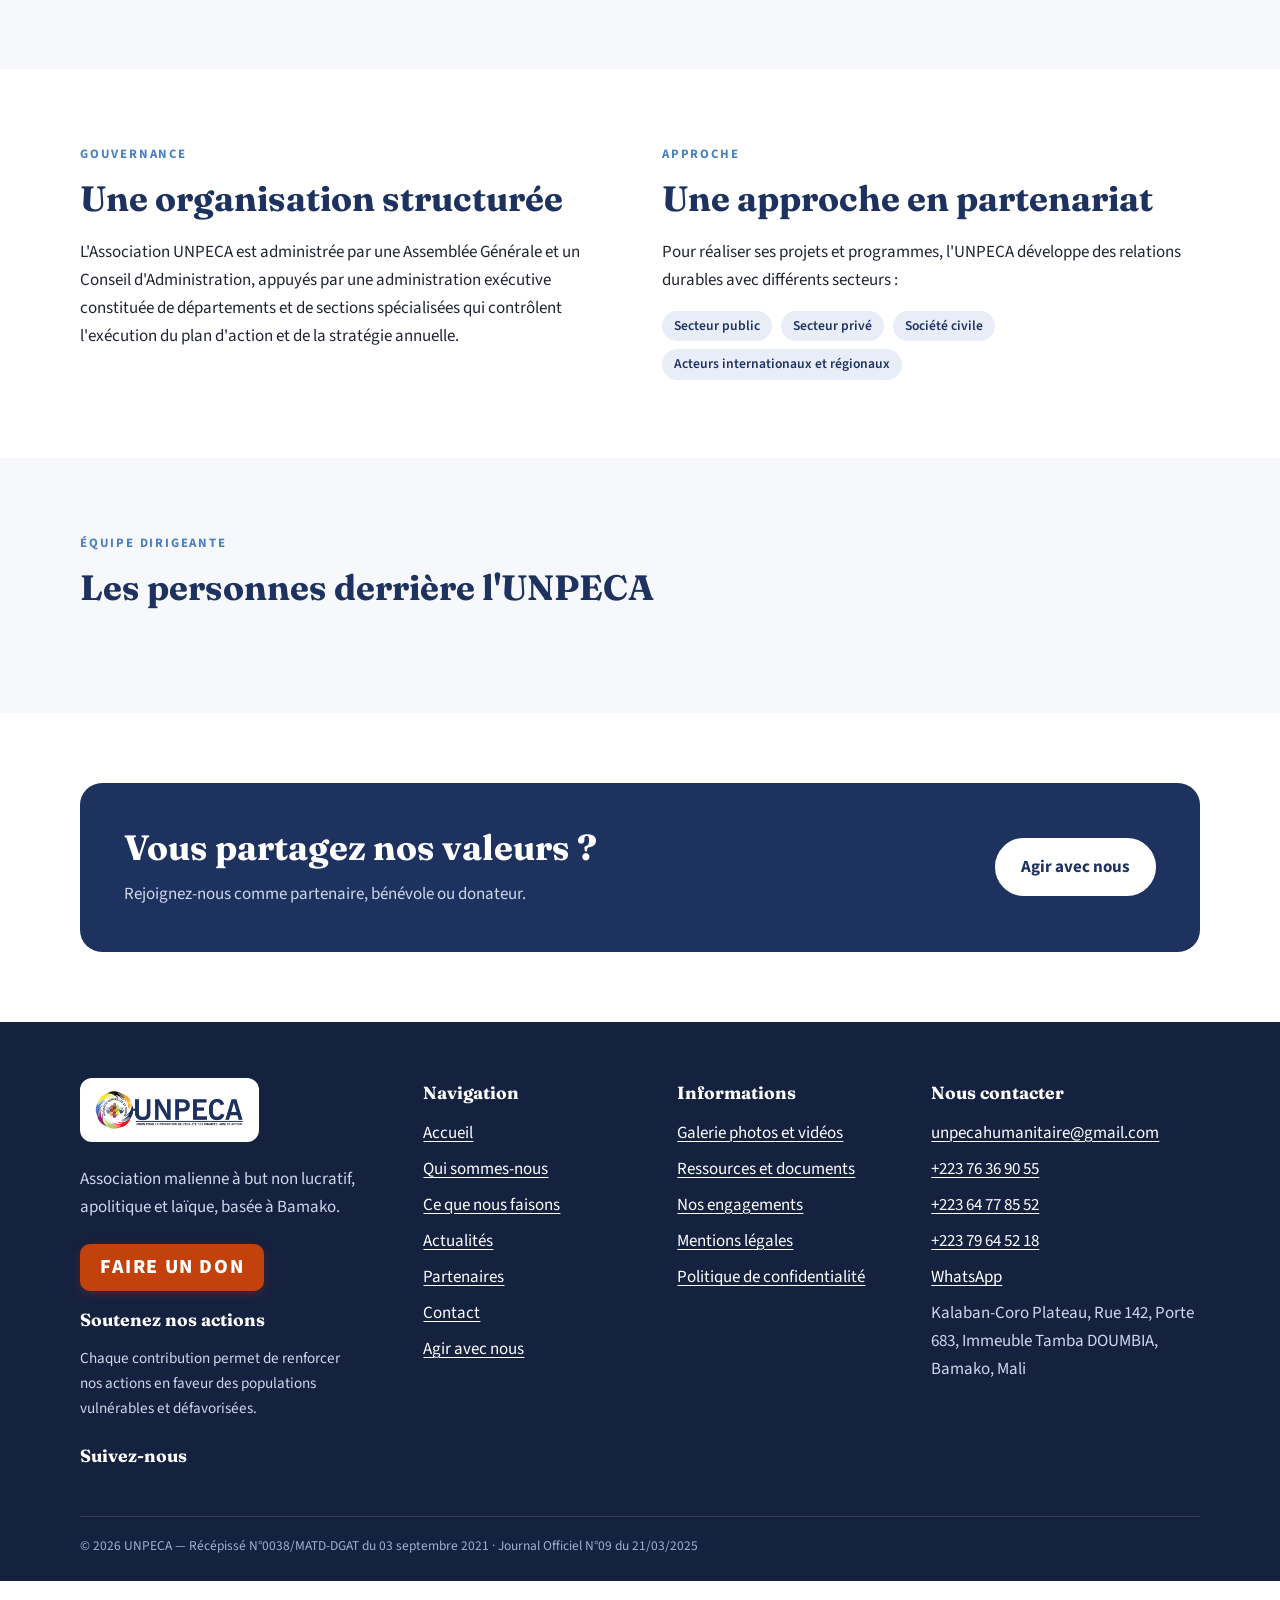
<file: equipe.html>
<!doctype html>
<html lang="fr"><head><meta charset="utf-8"><meta name="viewport" content="width=device-width, initial-scale=1">
<title>Équipe — UNPECA</title>
<meta http-equiv="refresh" content="0; url=a-propos.html#equipe">
<link rel="canonical" href="https://unpecahumanitaire-lab.github.io/unpeca-site/a-propos.html">
<meta name="robots" content="noindex">
</head><body><p>Cette page a déménagé : <a href="a-propos.html#equipe">Qui sommes-nous · Équipe dirigeante</a>.</p></body></html>
</file>
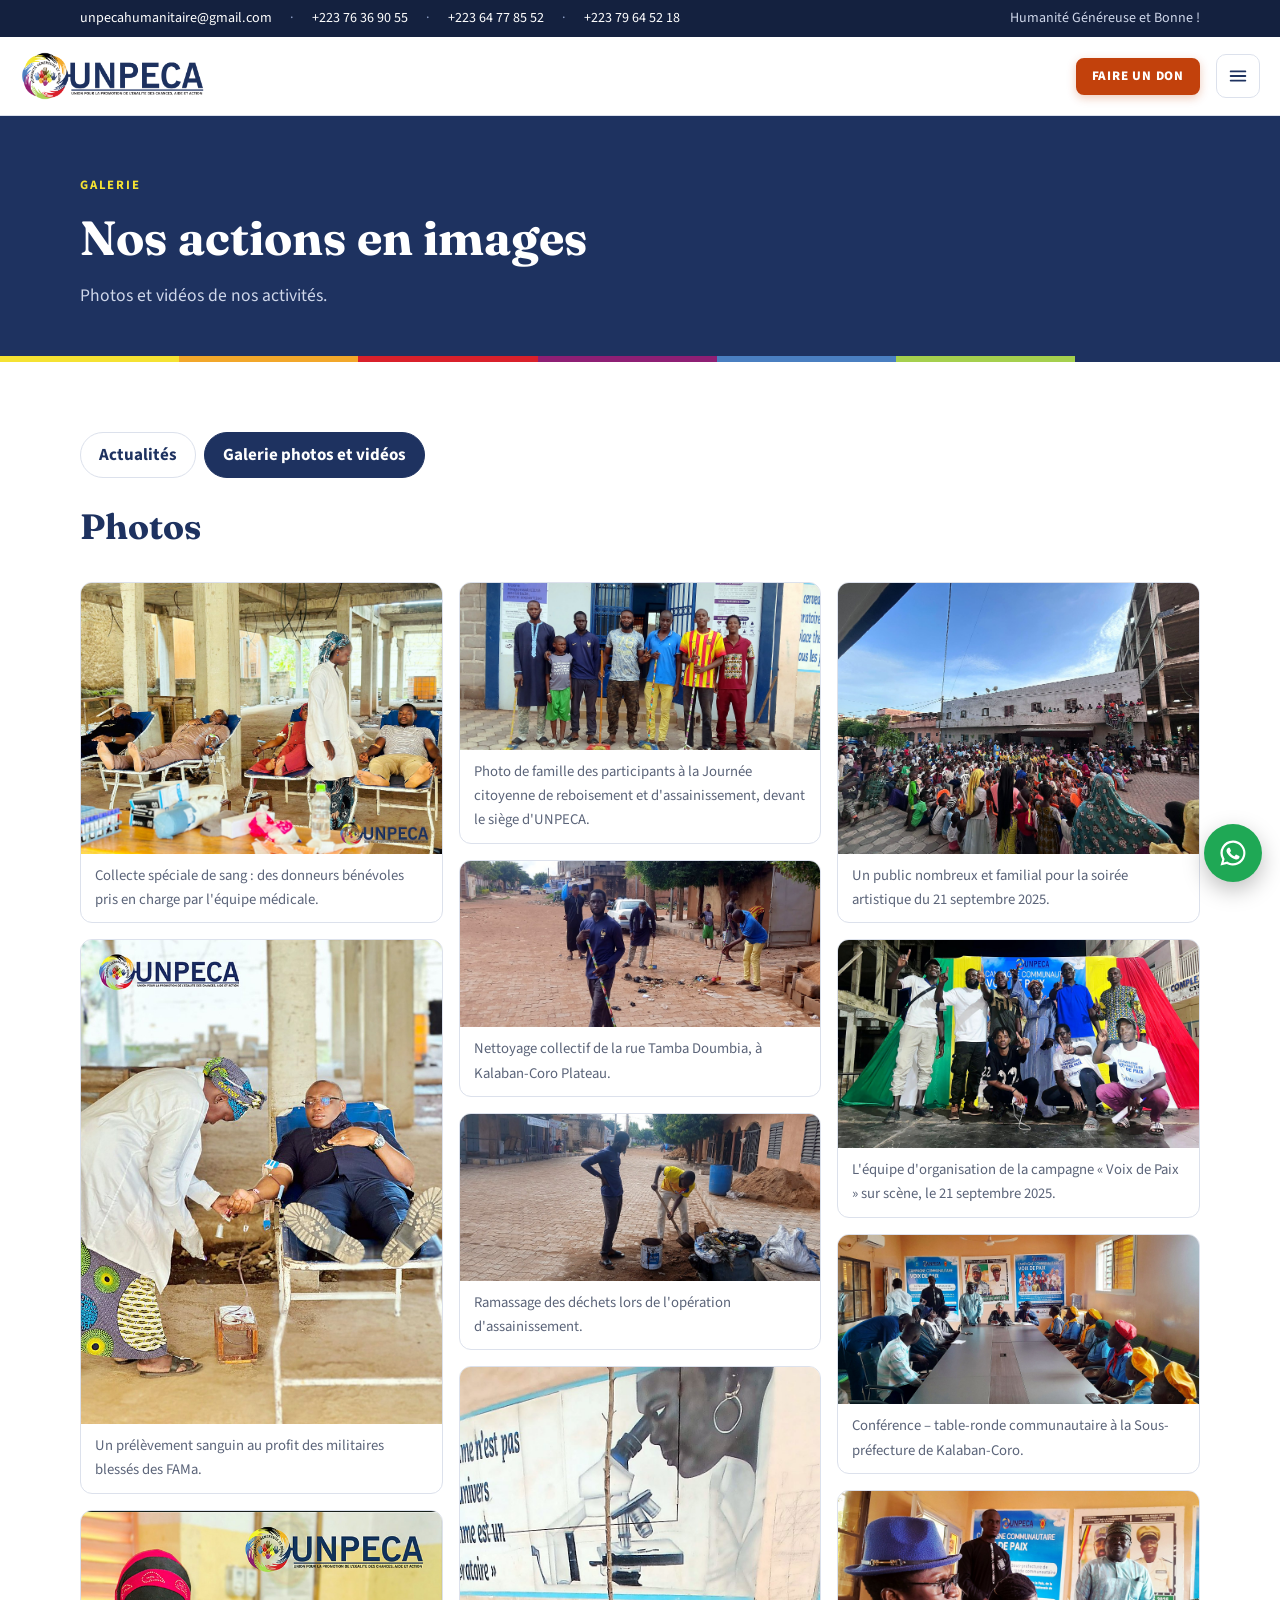
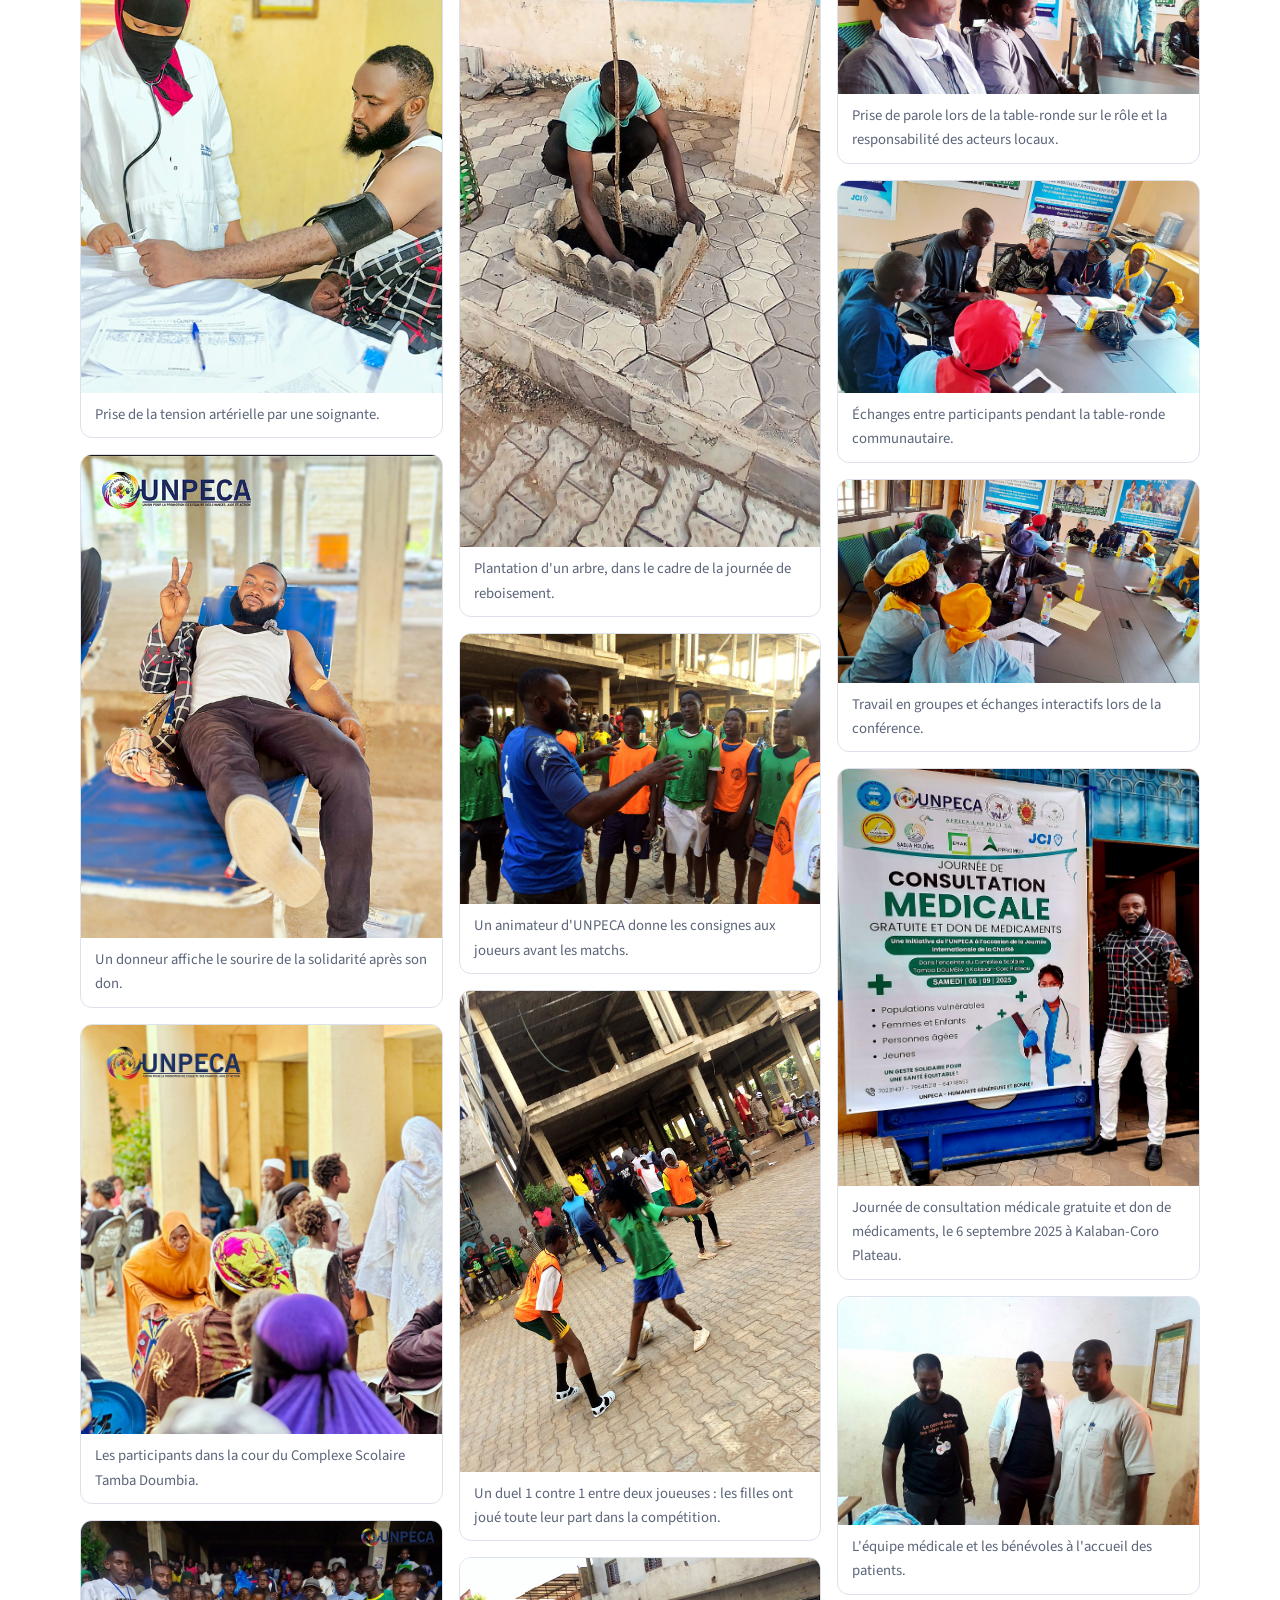
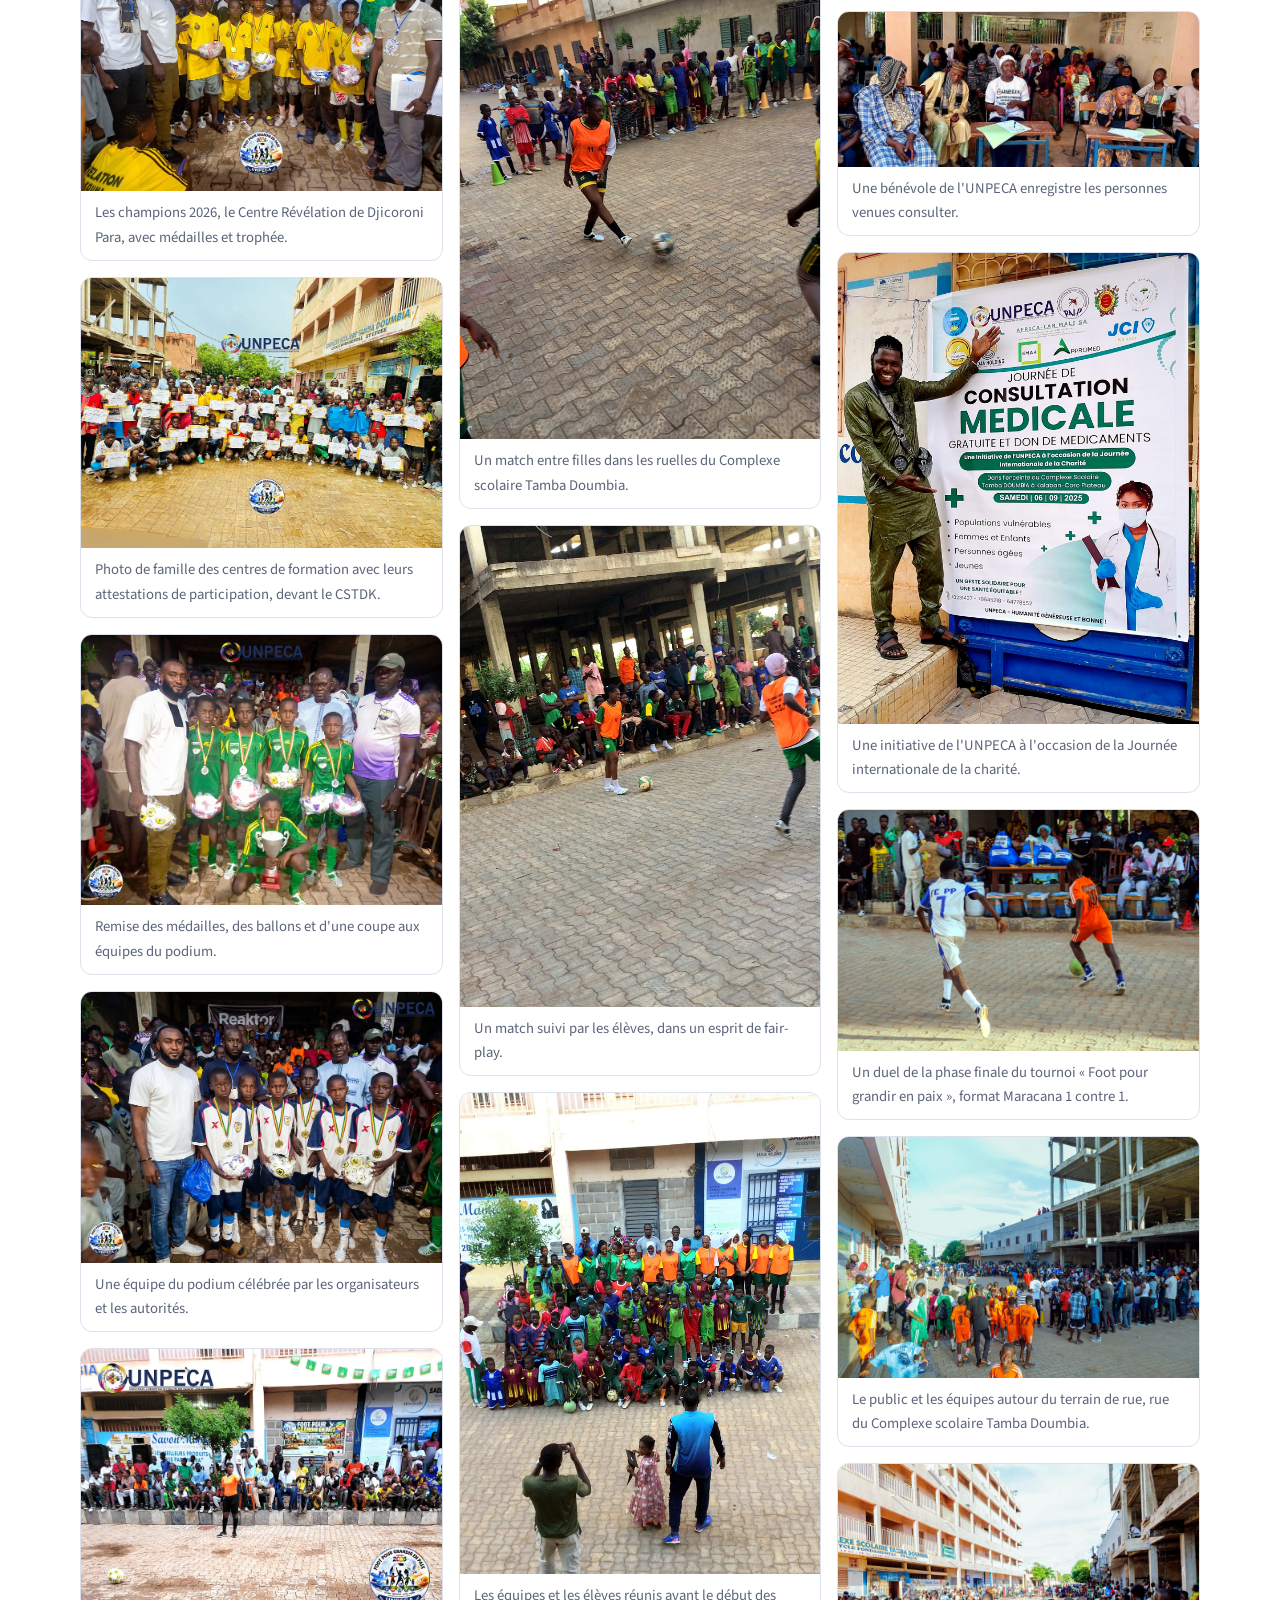
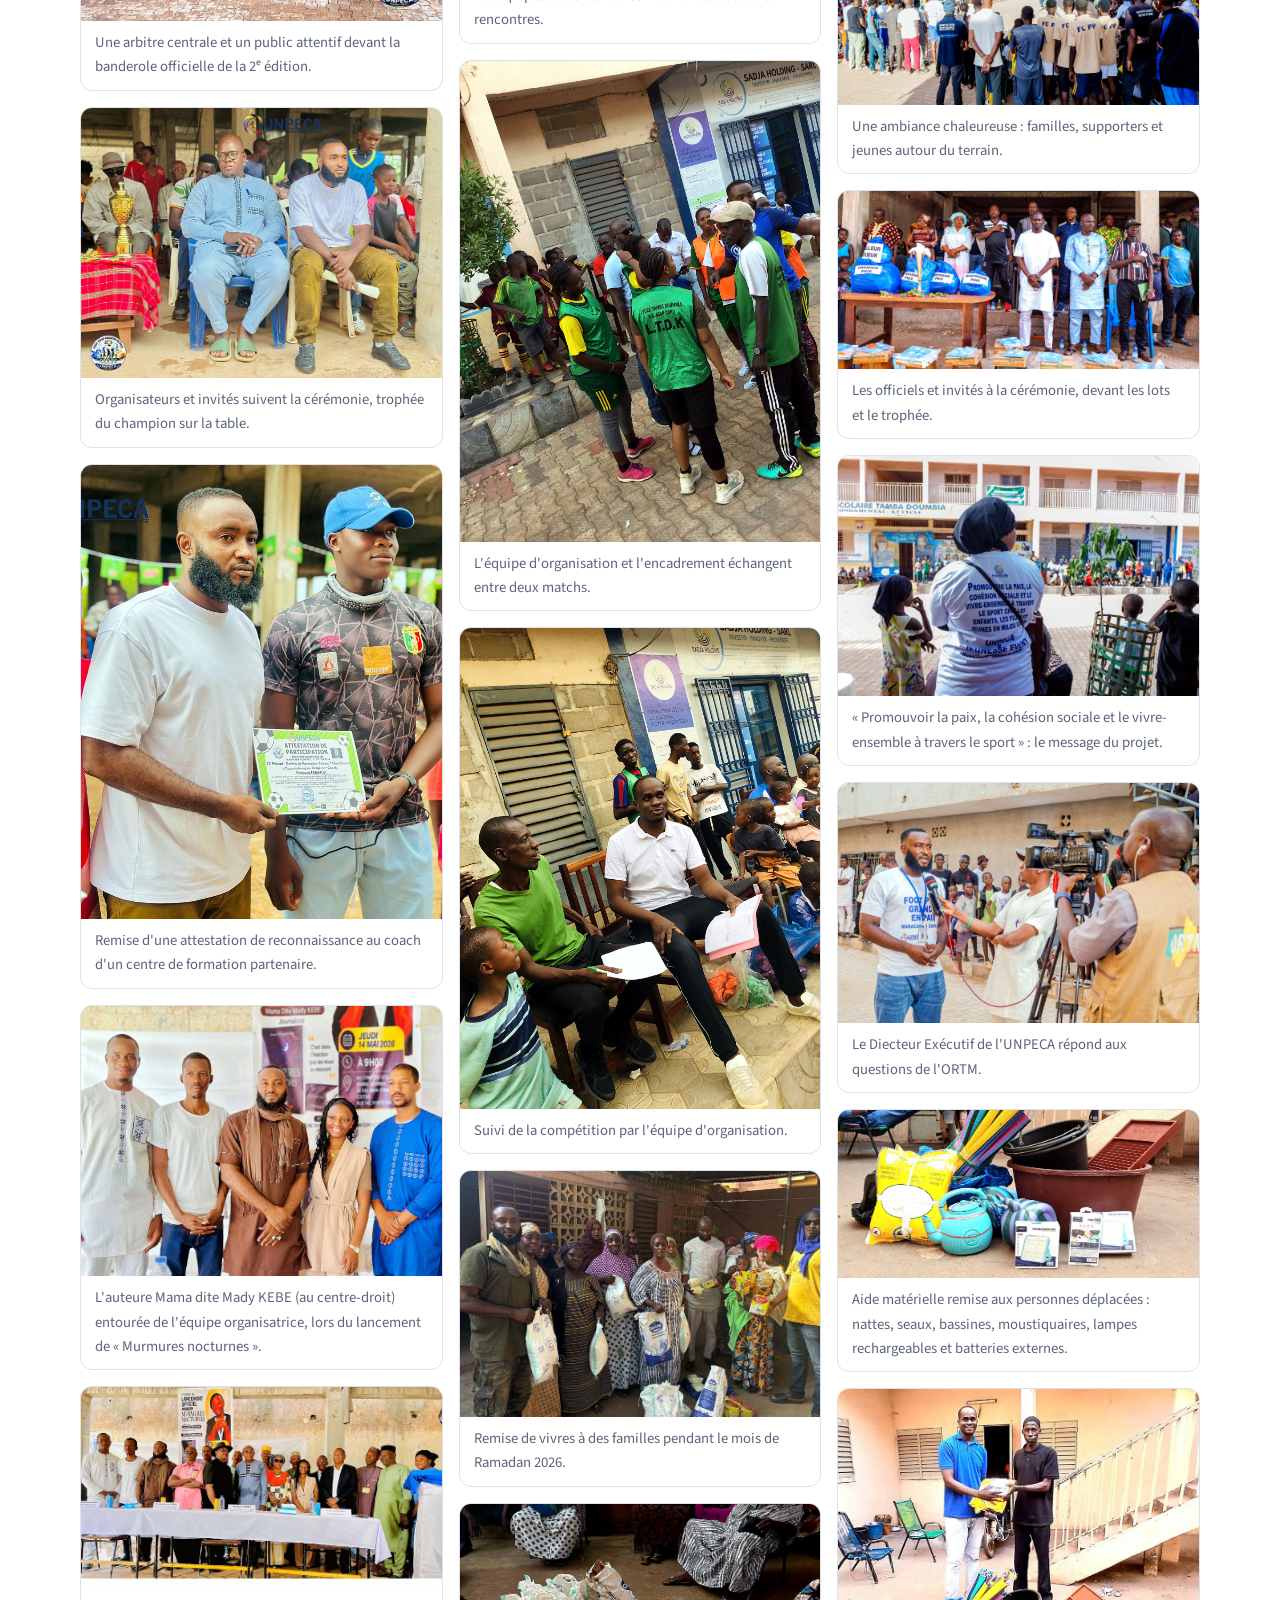
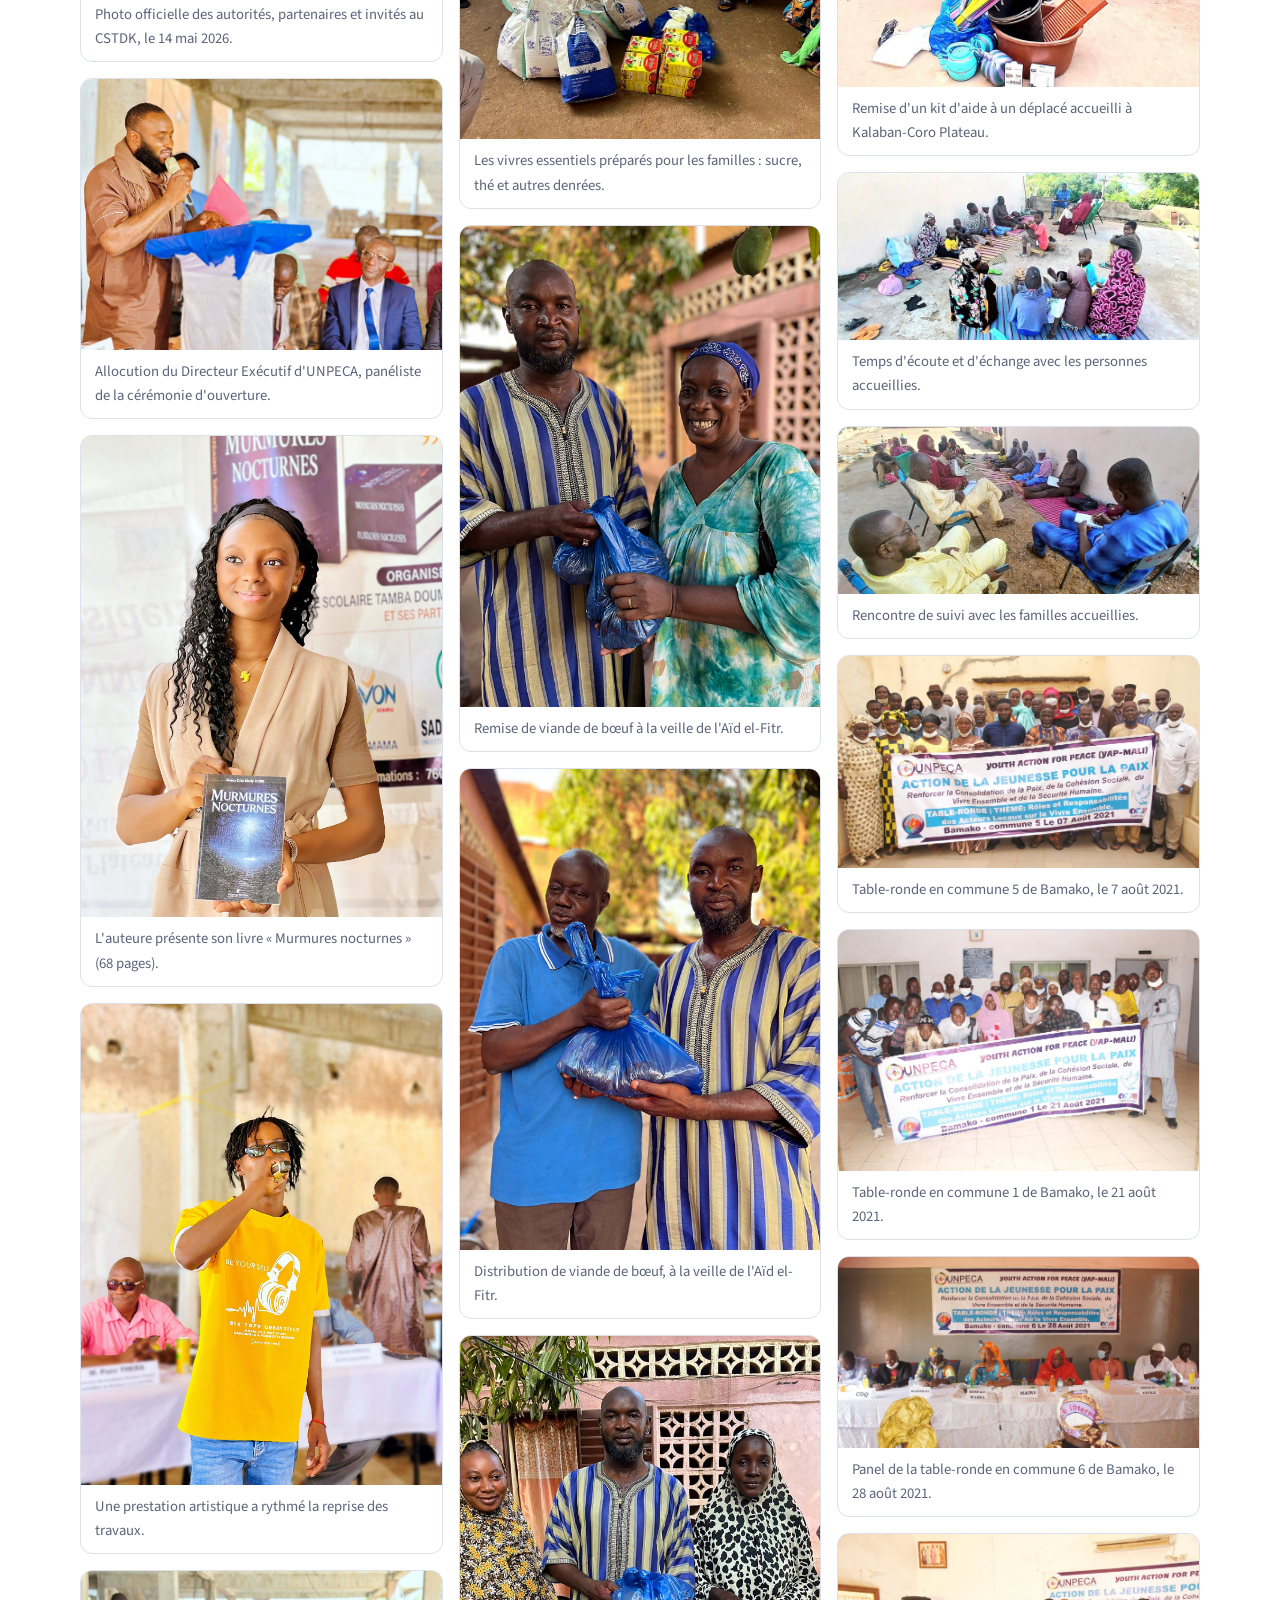
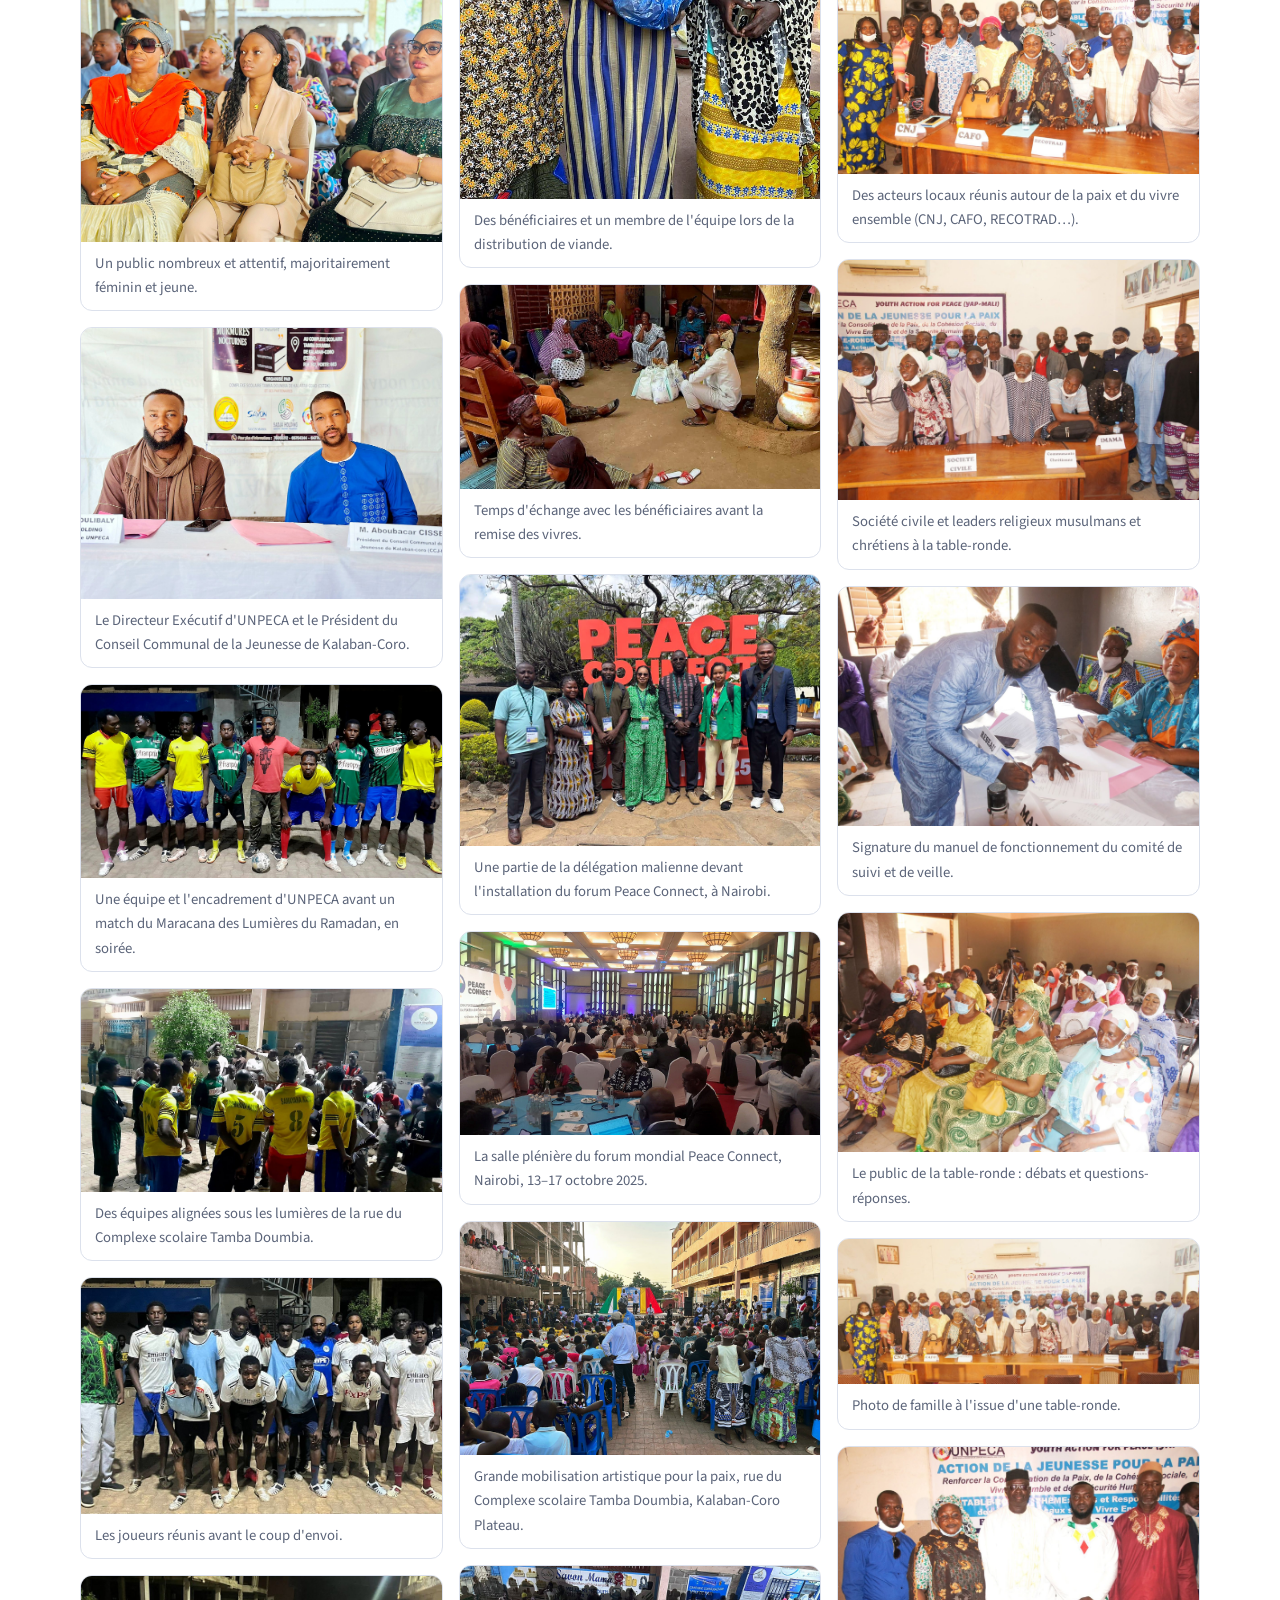
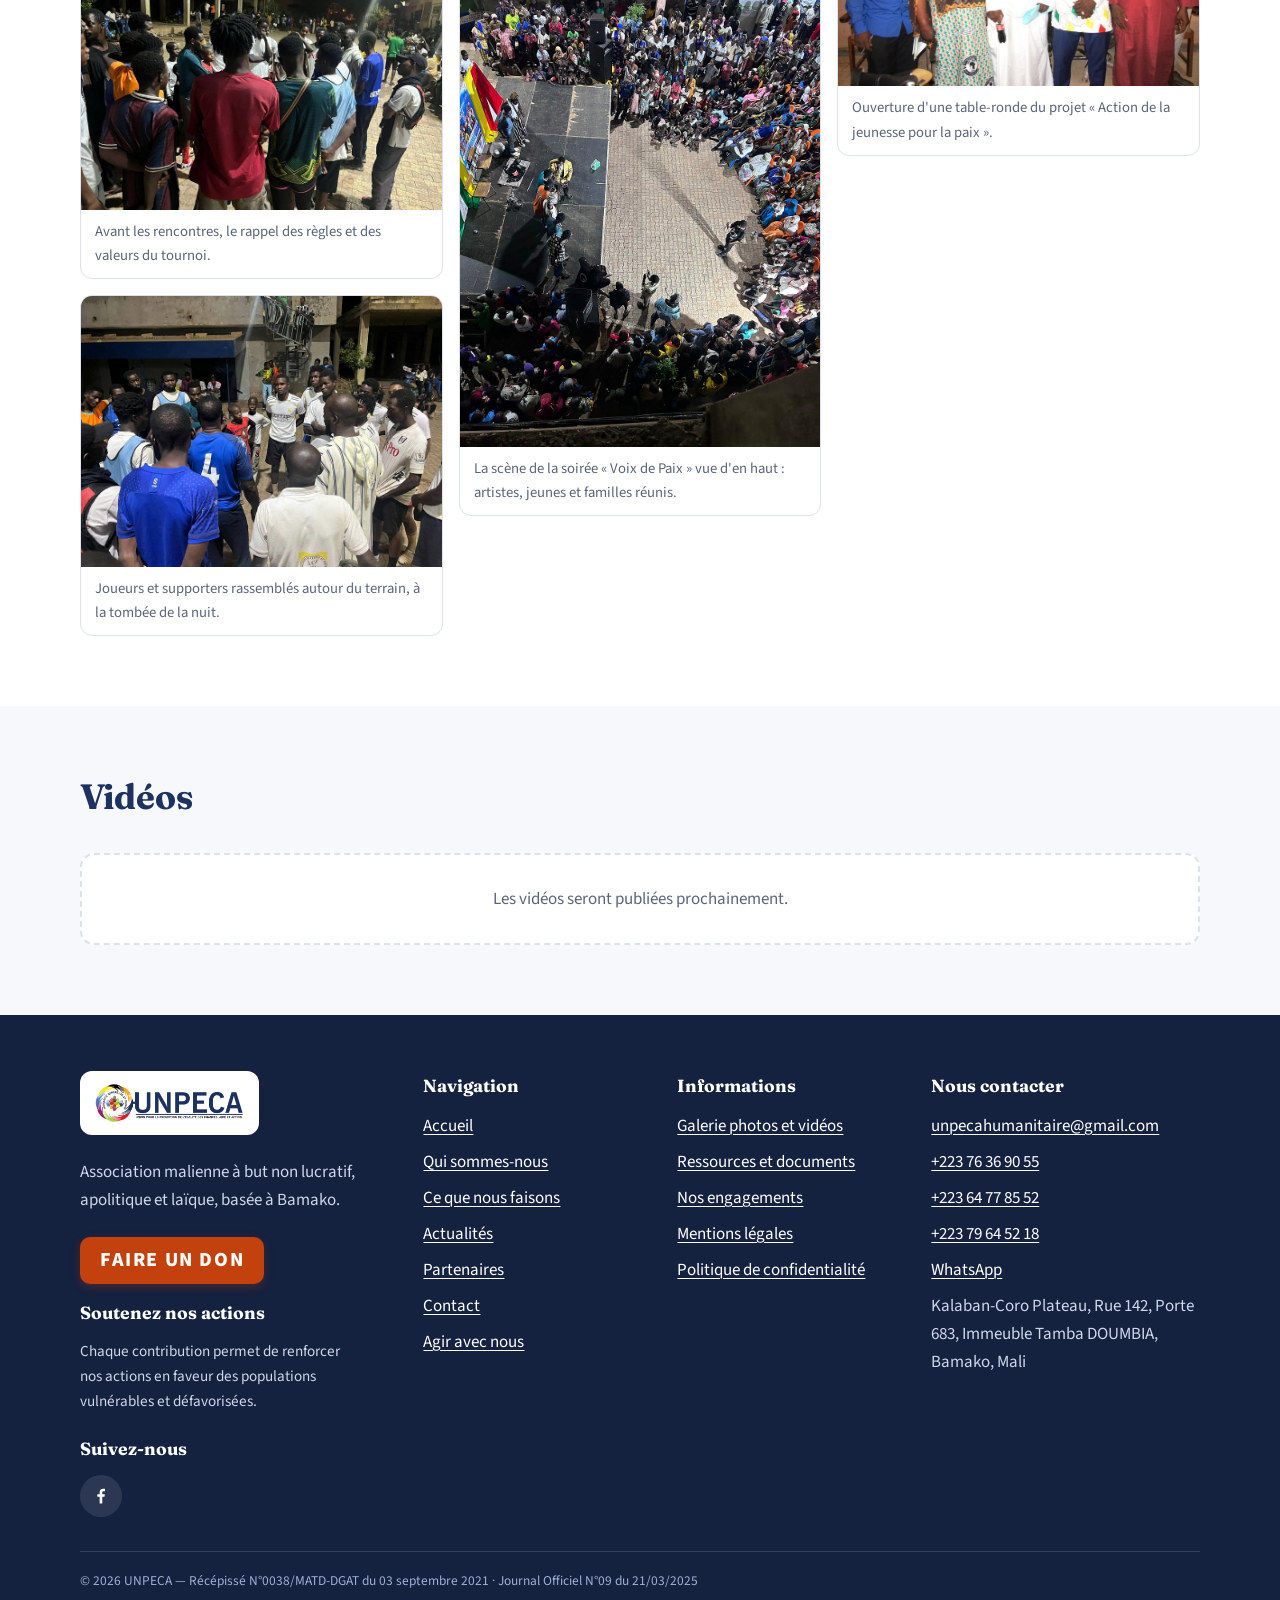
<file: galerie.html>
<!doctype html>
<html lang="fr" data-title-fr="Galerie photos et vidéos — UNPECA" data-title-en="Photo and video gallery — UNPECA">
<head>
<meta charset="utf-8">
<meta name="viewport" content="width=device-width, initial-scale=1">
<title>Galerie photos et vidéos — UNPECA</title>
<meta name="description" content="Photos et vidéos des activités de l'UNPECA.">
<meta property="og:title" content="Galerie photos et vidéos — UNPECA">
<meta property="og:description" content="Photos et vidéos des activités de l'UNPECA.">
<meta property="og:type" content="website">
<meta property="og:image" content="https://unpecahumanitaire-lab.github.io/unpeca-site/assets/logo-web.png">
<meta property="og:locale" content="fr_FR">
<meta property="og:locale:alternate" content="en_GB">
<meta name="theme-color" content="#1E3260">
<link rel="icon" type="image/png" href="assets/favicon.png">
<link rel="apple-touch-icon" href="assets/favicon.png">
<link rel="preconnect" href="https://fonts.googleapis.com">
<link rel="preconnect" href="https://fonts.gstatic.com" crossorigin>
<link href="https://fonts.googleapis.com/css2?family=Fraunces:opsz,wght@9..144,600;9..144,700&family=Source+Sans+3:wght@400;600;700&display=swap" rel="stylesheet">
<link rel="stylesheet" href="css/style.css">
</head>
<body>
<a class="skip" href="#contenu"><span class="fr">Aller au contenu</span><span class="en">Skip to content</span></a>
<div class="topbar"><div class="wrap">
  <div class="tb-left">
    <a href="mailto:unpecahumanitaire@gmail.com">unpecahumanitaire@gmail.com</a>
    <a href="tel:+22376369055">+223 76 36 90 55</a>
    <a href="tel:+22364778552">+223 64 77 85 52</a>
    <a href="tel:+22379645218">+223 79 64 52 18</a>
  </div>
  <span class="hide-sm"><span class="fr">Humanité Généreuse et Bonne !</span><span class="en">Generous and Kind Humanity!</span></span>
</div></div>
<header class="site"><div class="wrap">
  <a class="brand" href="index.html" aria-label="UNPECA — Accueil / Home"><img src="assets/logo-web.png" alt="UNPECA — Union pour la promotion de l'égalité des chances, aide et action" width="186" height="54"></a>
  <a class="btn-don btn-don-top" href="agir.html#don"><span class="fr">Faire un don</span><span class="en">Donate</span></a>
  <button class="burger" aria-label="Menu" aria-expanded="false"><svg viewBox="0 0 24 24" fill="none" stroke="currentColor" stroke-width="2" stroke-linecap="round" aria-hidden="true"><path d="M4 7h16M4 12h16M4 17h16"/></svg></button>
  <nav class="main" aria-label="Navigation principale">
    <a href="index.html"><span class="fr">Accueil</span><span class="en">Home</span></a><a href="a-propos.html"><span class="fr">Qui sommes-nous</span><span class="en">About us</span></a><a href="projets.html"><span class="fr">Ce que nous faisons</span><span class="en">What we do</span></a><a href="actualites.html" aria-current="page"><span class="fr">Actualités</span><span class="en">News</span></a><a href="partenaires.html"><span class="fr">Partenaires</span><span class="en">Partners</span></a><a href="contact.html"><span class="fr">Contact</span><span class="en">Contact</span></a><a class="cta-btn" href="agir.html"><span class="fr">Agir avec nous</span><span class="en">Get involved</span></a>
    <div class="lang" role="group" aria-label="Langue / Language">
      <button type="button" data-lang="fr" aria-pressed="true">FR</button>
      <button type="button" data-lang="en" aria-pressed="false">EN</button>
    </div>
    <a class="btn-don btn-don-nav" href="agir.html#don"><span class="fr">Faire un don</span><span class="en">Donate</span></a>
  </nav>
</div></header>
<main id="contenu">

<div class="page-hero"><div class="wrap">
  <span class="eyebrow"><span class="fr">Galerie</span><span class="en">Gallery</span></span>
  <h1><span class="fr">Nos actions en images</span><span class="en">Our work in pictures</span></h1>
  <p><span class="fr">Photos et vidéos de nos activités.</span><span class="en">Photos and videos of our activities.</span></p>
</div></div><div class="colorbar"></div>

<section class="block"><div class="wrap">
  <div class="subnav"><a href="actualites.html"><span class="fr">Actualités</span><span class="en">News</span></a><a href="galerie.html" aria-current="page"><span class="fr">Galerie photos et vidéos</span><span class="en">Photo and video gallery</span></a></div>
  <div class="section-head"><h2><span class="fr">Photos</span><span class="en">Photos</span></h2></div>
  <div data-gallery></div>
</div></section>
<section class="block alt"><div class="wrap">
  <div class="section-head"><h2><span class="fr">Vidéos</span><span class="en">Videos</span></h2></div>
  <div data-videos></div>
</div></section>

</main>
<footer class="site"><div class="wrap">
  <div class="foot-grid">
    <div>
      <div class="foot-logo"><img src="assets/logo-web.png" alt="UNPECA" width="151" height="44"></div>
      <p class="fr">Association malienne à but non lucratif, apolitique et laïque, basée à Bamako.</p><p class="en">Malian non-profit, non-political and secular association based in Bamako.</p>
      <div class="foot-don">
        <a class="btn-don btn-don-lg" href="agir.html#don"><span class="fr">Faire un don</span><span class="en">Donate</span></a>
        <h4><span class="fr">Soutenez nos actions</span><span class="en">Support our work</span></h4>
        <p class="fr">Chaque contribution permet de renforcer nos actions en faveur des populations vulnérables et défavorisées.</p><p class="en">Every contribution helps strengthen our work for vulnerable and disadvantaged populations.</p>
      </div>
      <h4 class="foot-follow"><span class="fr">Suivez-nous</span><span class="en">Follow us</span></h4>
      <div class="social" data-social></div>
    </div>
    <div>
      <h4><span class="fr">Navigation</span><span class="en">Navigation</span></h4>
      <ul><li><a href="index.html"><span class="fr">Accueil</span><span class="en">Home</span></a></li><li><a href="a-propos.html"><span class="fr">Qui sommes-nous</span><span class="en">About us</span></a></li><li><a href="projets.html"><span class="fr">Ce que nous faisons</span><span class="en">What we do</span></a></li><li><a href="actualites.html"><span class="fr">Actualités</span><span class="en">News</span></a></li><li><a href="partenaires.html"><span class="fr">Partenaires</span><span class="en">Partners</span></a></li><li><a href="contact.html"><span class="fr">Contact</span><span class="en">Contact</span></a></li><li><a href="agir.html"><span class="fr">Agir avec nous</span><span class="en">Get involved</span></a></li></ul>
    </div>
    <div>
      <h4><span class="fr">Informations</span><span class="en">Information</span></h4>
      <ul><li><a href="galerie.html"><span class="fr">Galerie photos et vidéos</span><span class="en">Photo and video gallery</span></a></li><li><a href="documents.html"><span class="fr">Ressources et documents</span><span class="en">Resources and documents</span></a></li><li><a href="engagements.html"><span class="fr">Nos engagements</span><span class="en">Our commitments</span></a></li><li><a href="mentions-legales.html"><span class="fr">Mentions légales</span><span class="en">Legal notice</span></a></li><li><a href="confidentialite.html"><span class="fr">Politique de confidentialité</span><span class="en">Privacy policy</span></a></li></ul>
    </div>
    <div>
      <h4><span class="fr">Nous contacter</span><span class="en">Contact us</span></h4>
      <ul>
        <li><a href="mailto:unpecahumanitaire@gmail.com">unpecahumanitaire@gmail.com</a></li>
        <li><a href="tel:+22376369055">+223 76 36 90 55</a></li>
        <li><a href="tel:+22364778552">+223 64 77 85 52</a></li>
        <li><a href="tel:+22379645218">+223 79 64 52 18</a></li>
        <li><a href="https://wa.me/22376369055?text=Bonjour%20UNPECA%2C%20" target="_blank" rel="noopener">WhatsApp</a></li>
        <li><span class="fr">Kalaban-Coro Plateau, Rue 142, Porte 683, Immeuble Tamba DOUMBIA, Bamako, Mali</span><span class="en">Kalaban-Coro Plateau, Street 142, Door 683, Tamba DOUMBIA Building, Bamako, Mali</span></li>
      </ul>
    </div>
  </div>
  <div class="legal">
    © 2026 UNPECA — <span class="fr">Récépissé</span><span class="en">Receipt</span> N°0038/MATD-DGAT <span class="fr">du 03 septembre 2021</span><span class="en">of 3 September 2021</span> · <span class="fr">Journal Officiel</span><span class="en">Official Gazette</span> N°09 <span class="fr">du</span><span class="en">of</span> 21/03/2025
  </div>
</div></footer>
<a class="wa-float" href="https://wa.me/22376369055?text=Bonjour%20UNPECA%2C%20" target="_blank" rel="noopener" aria-label="WhatsApp"><svg viewBox="0 0 24 24" aria-hidden="true"><path d="M12 2a10 10 0 0 0-8.6 15.1L2 22l5-1.3A10 10 0 1 0 12 2zm0 18.2c-1.5 0-3-.4-4.2-1.2l-.3-.2-3 .8.8-2.9-.2-.3A8.2 8.2 0 1 1 12 20.2zm4.5-6.1c-.2-.1-1.5-.7-1.7-.8-.2-.1-.4-.1-.6.1l-.8 1c-.1.2-.3.2-.5.1-1.4-.7-2.4-1.3-3.3-2.9-.2-.3.2-.3.7-1.1.1-.2 0-.3 0-.5l-.8-1.8c-.2-.5-.4-.4-.6-.4h-.5c-.2 0-.5.1-.7.3-.8.8-1 1.6-.9 2.4.2 1 .7 1.9 1.5 2.9 1.4 1.8 3.3 3 5.4 3.6 1.2.3 1.9.2 2.5-.2.4-.3.9-.8 1-1.4.1-.4 0-.7-.1-.8z"/></svg></a>
<script src="js/main.js" defer></script>
</body>
</html>
</file>
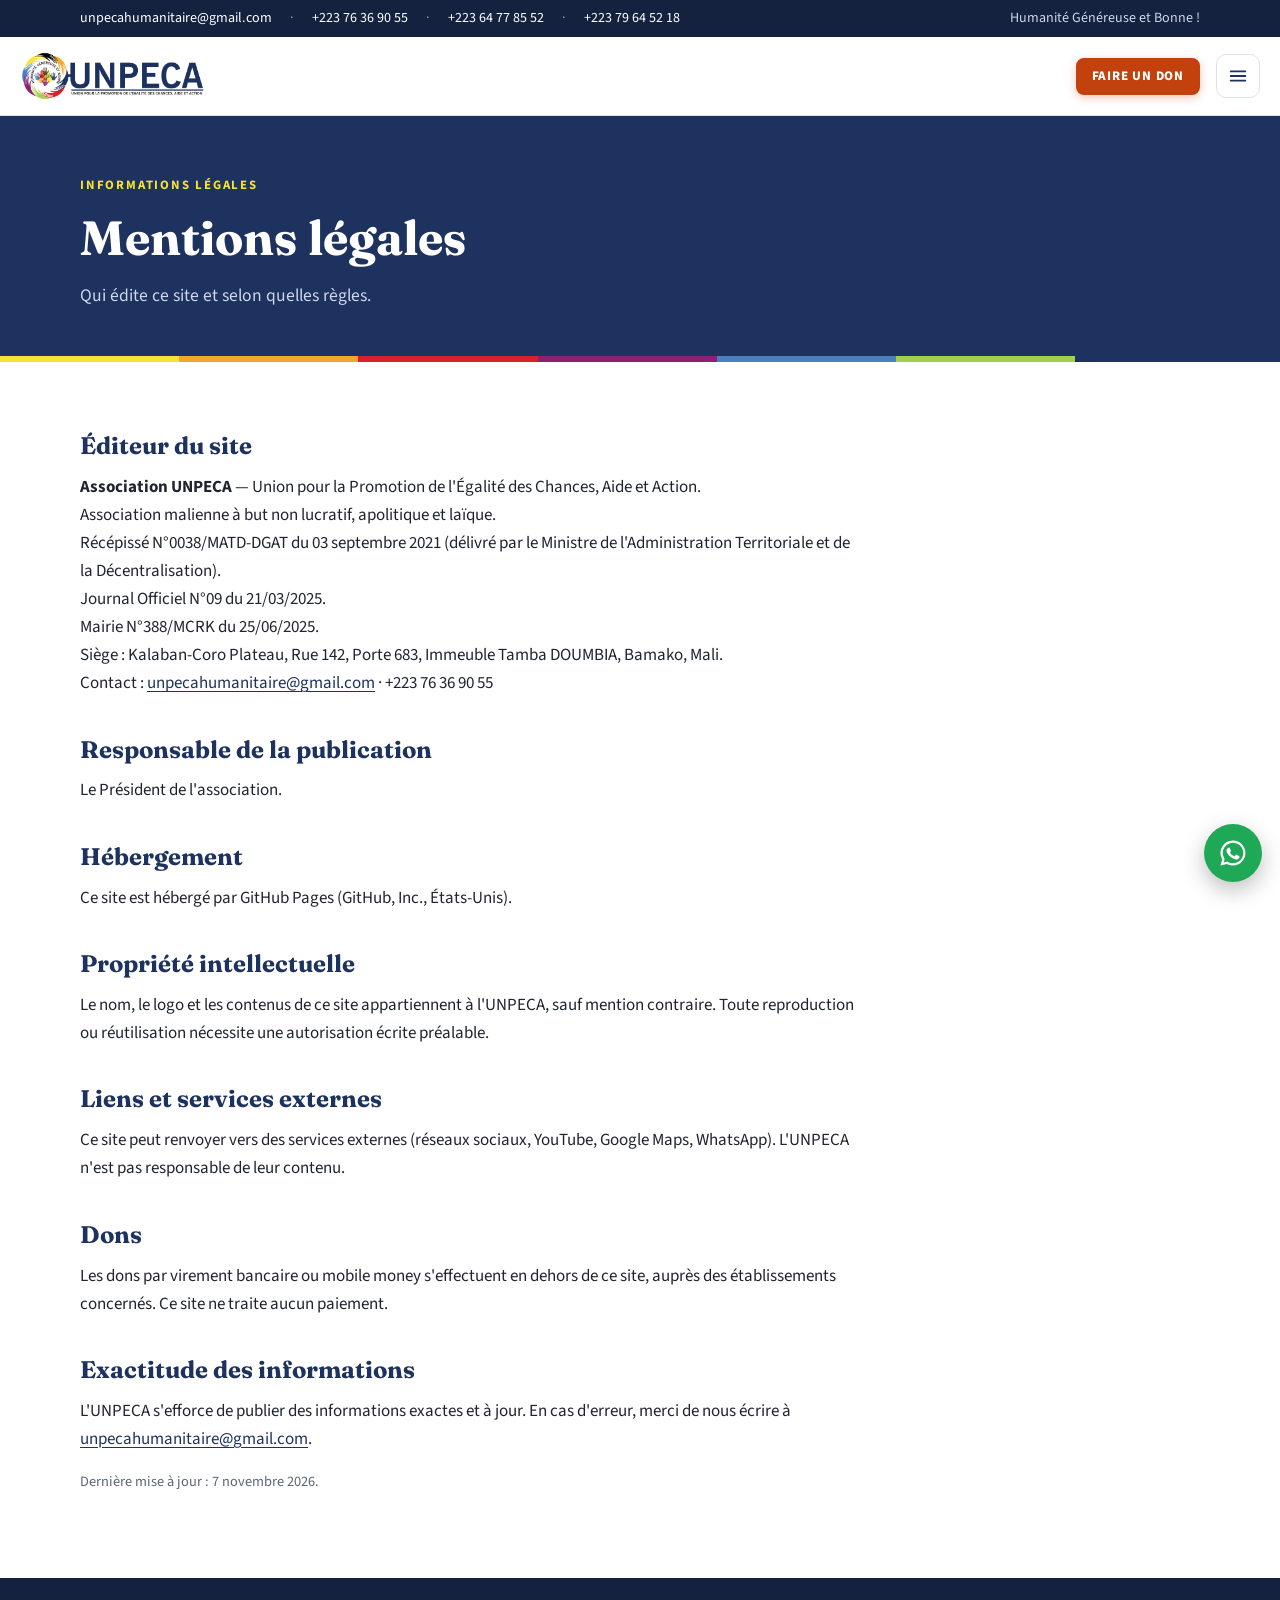
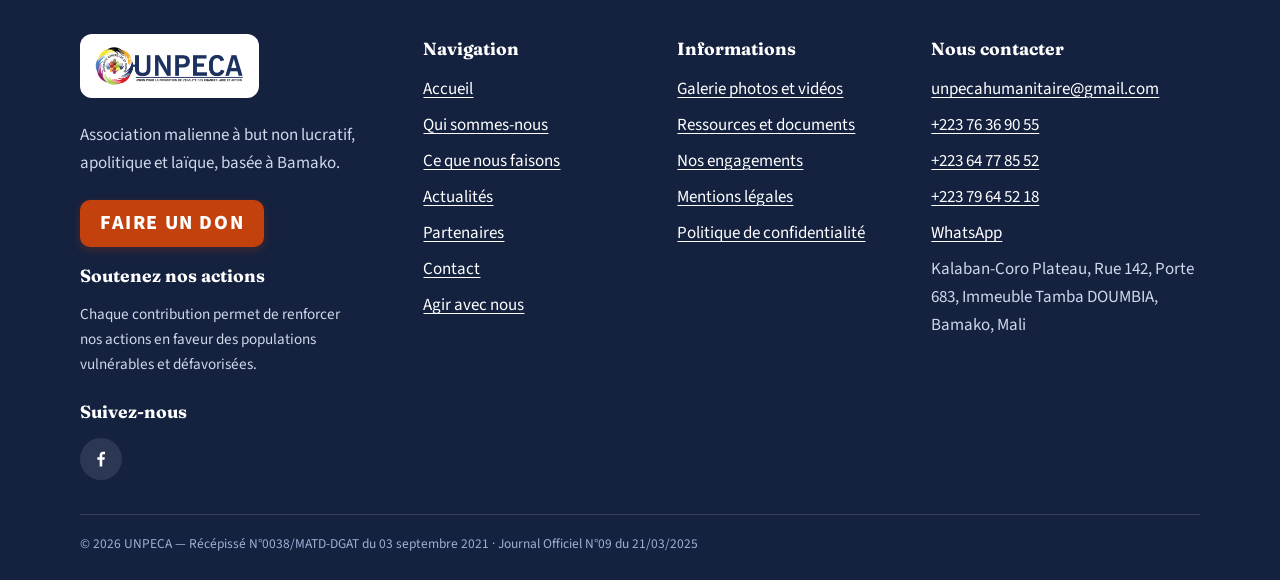
<file: mentions-legales.html>
<!doctype html>
<html lang="fr" data-title-fr="Mentions légales — UNPECA" data-title-en="Legal notice — UNPECA">
<head>
<meta charset="utf-8">
<meta name="viewport" content="width=device-width, initial-scale=1">
<title>Mentions légales — UNPECA</title>
<meta name="description" content="Mentions légales du site de l'UNPECA : éditeur, hébergement, propriété intellectuelle.">
<meta property="og:title" content="Mentions légales — UNPECA">
<meta property="og:description" content="Mentions légales du site de l'UNPECA : éditeur, hébergement, propriété intellectuelle.">
<meta property="og:type" content="website">
<meta property="og:image" content="https://unpecahumanitaire-lab.github.io/unpeca-site/assets/logo-web.png">
<meta property="og:locale" content="fr_FR">
<meta property="og:locale:alternate" content="en_GB">
<meta name="theme-color" content="#1E3260">
<link rel="icon" type="image/png" href="assets/favicon.png">
<link rel="apple-touch-icon" href="assets/favicon.png">
<link rel="preconnect" href="https://fonts.googleapis.com">
<link rel="preconnect" href="https://fonts.gstatic.com" crossorigin>
<link href="https://fonts.googleapis.com/css2?family=Fraunces:opsz,wght@9..144,600;9..144,700&family=Source+Sans+3:wght@400;600;700&display=swap" rel="stylesheet">
<link rel="stylesheet" href="css/style.css">
</head>
<body>
<a class="skip" href="#contenu"><span class="fr">Aller au contenu</span><span class="en">Skip to content</span></a>
<div class="topbar"><div class="wrap">
  <div class="tb-left">
    <a href="mailto:unpecahumanitaire@gmail.com">unpecahumanitaire@gmail.com</a>
    <a href="tel:+22376369055">+223 76 36 90 55</a>
    <a href="tel:+22364778552">+223 64 77 85 52</a>
    <a href="tel:+22379645218">+223 79 64 52 18</a>
  </div>
  <span class="hide-sm"><span class="fr">Humanité Généreuse et Bonne !</span><span class="en">Generous and Kind Humanity!</span></span>
</div></div>
<header class="site"><div class="wrap">
  <a class="brand" href="index.html" aria-label="UNPECA — Accueil / Home"><img src="assets/logo-web.png" alt="UNPECA — Union pour la promotion de l'égalité des chances, aide et action" width="186" height="54"></a>
  <a class="btn-don btn-don-top" href="agir.html#don"><span class="fr">Faire un don</span><span class="en">Donate</span></a>
  <button class="burger" aria-label="Menu" aria-expanded="false"><svg viewBox="0 0 24 24" fill="none" stroke="currentColor" stroke-width="2" stroke-linecap="round" aria-hidden="true"><path d="M4 7h16M4 12h16M4 17h16"/></svg></button>
  <nav class="main" aria-label="Navigation principale">
    <a href="index.html"><span class="fr">Accueil</span><span class="en">Home</span></a><a href="a-propos.html"><span class="fr">Qui sommes-nous</span><span class="en">About us</span></a><a href="projets.html"><span class="fr">Ce que nous faisons</span><span class="en">What we do</span></a><a href="actualites.html"><span class="fr">Actualités</span><span class="en">News</span></a><a href="partenaires.html"><span class="fr">Partenaires</span><span class="en">Partners</span></a><a href="contact.html"><span class="fr">Contact</span><span class="en">Contact</span></a><a class="cta-btn" href="agir.html"><span class="fr">Agir avec nous</span><span class="en">Get involved</span></a>
    <div class="lang" role="group" aria-label="Langue / Language">
      <button type="button" data-lang="fr" aria-pressed="true">FR</button>
      <button type="button" data-lang="en" aria-pressed="false">EN</button>
    </div>
    <a class="btn-don btn-don-nav" href="agir.html#don"><span class="fr">Faire un don</span><span class="en">Donate</span></a>
  </nav>
</div></header>
<main id="contenu">

<div class="page-hero"><div class="wrap">
  <span class="eyebrow"><span class="fr">Informations légales</span><span class="en">Legal information</span></span>
  <h1><span class="fr">Mentions légales</span><span class="en">Legal notice</span></h1>
  <p><span class="fr">Qui édite ce site et selon quelles règles.</span><span class="en">Who publishes this site and under which rules.</span></p>
</div></div><div class="colorbar"></div>

<section class="block"><div class="wrap"><div class="prose">
  <h2 class="fr">Éditeur du site</h2><h2 class="en">Publisher</h2><div class="fr"><p><b>Association UNPECA</b> — Union pour la Promotion de l'Égalité des Chances, Aide et Action.<br>Association malienne à but non lucratif, apolitique et laïque.<br>Récépissé N°0038/MATD-DGAT du 03 septembre 2021 (délivré par le Ministre de l'Administration Territoriale et de la Décentralisation).<br>Journal Officiel N°09 du 21/03/2025.<br>Mairie N°388/MCRK du 25/06/2025.<br>Siège : Kalaban-Coro Plateau, Rue 142, Porte 683, Immeuble Tamba DOUMBIA, Bamako, Mali.<br>Contact : <a href="mailto:unpecahumanitaire@gmail.com">unpecahumanitaire@gmail.com</a> · +223 76 36 90 55</p></div><div class="en"><p><b>UNPECA association</b> — Union for the Promotion of Equal Opportunities, Aid and Action.<br>Malian non-profit, non-political and secular association.<br>Receipt No. 0038/MATD-DGAT of 3 September 2021 (issued by the Minister of Territorial Administration and Decentralisation).<br>Official Gazette No. 09 of 21/03/2025.<br>Town hall No. 388/MCRK of 25/06/2025.<br>Headquarters: Kalaban-Coro Plateau, Street 142, Door 683, Tamba DOUMBIA Building, Bamako, Mali.<br>Contact: <a href="mailto:unpecahumanitaire@gmail.com">unpecahumanitaire@gmail.com</a> · +223 76 36 90 55</p></div>
  <h2 class="fr">Responsable de la publication</h2><h2 class="en">Publication manager</h2><div class="fr"><p>Le Président de l'association.</p></div><div class="en"><p>The President of the association.</p></div>
  <h2 class="fr">Hébergement</h2><h2 class="en">Hosting</h2><div class="fr"><p>Ce site est hébergé par GitHub Pages (GitHub, Inc., États-Unis).</p></div><div class="en"><p>This site is hosted by GitHub Pages (GitHub, Inc., United States).</p></div>
  <h2 class="fr">Propriété intellectuelle</h2><h2 class="en">Intellectual property</h2><div class="fr"><p>Le nom, le logo et les contenus de ce site appartiennent à l'UNPECA, sauf mention contraire. Toute reproduction ou réutilisation nécessite une autorisation écrite préalable.</p></div><div class="en"><p>The name, logo and content of this site belong to UNPECA unless otherwise stated. Any reproduction or reuse requires prior written permission.</p></div>
  <h2 class="fr">Liens et services externes</h2><h2 class="en">External links and services</h2><div class="fr"><p>Ce site peut renvoyer vers des services externes (réseaux sociaux, YouTube, Google Maps, WhatsApp). L'UNPECA n'est pas responsable de leur contenu.</p></div><div class="en"><p>This site may link to external services (social networks, YouTube, Google Maps, WhatsApp). UNPECA is not responsible for their content.</p></div>
  <h2 class="fr">Dons</h2><h2 class="en">Donations</h2><div class="fr"><p>Les dons par virement bancaire ou mobile money s'effectuent en dehors de ce site, auprès des établissements concernés. Ce site ne traite aucun paiement.</p></div><div class="en"><p>Donations by bank transfer or mobile money are made outside this site, through the relevant institutions. This site does not process any payment.</p></div>
  <h2 class="fr">Exactitude des informations</h2><h2 class="en">Accuracy of information</h2><div class="fr"><p>L'UNPECA s'efforce de publier des informations exactes et à jour. En cas d'erreur, merci de nous écrire à <a href="mailto:unpecahumanitaire@gmail.com">unpecahumanitaire@gmail.com</a>.</p></div><div class="en"><p>UNPECA strives to publish accurate and up-to-date information. If you spot an error, please write to us at <a href="mailto:unpecahumanitaire@gmail.com">unpecahumanitaire@gmail.com</a>.</p></div>
  <p class="form-note"><span class="fr">Dernière mise à jour : 7 novembre 2026.</span><span class="en">Last updated: 7 November 2026.</span></p>
</div></div></section>

</main>
<footer class="site"><div class="wrap">
  <div class="foot-grid">
    <div>
      <div class="foot-logo"><img src="assets/logo-web.png" alt="UNPECA" width="151" height="44"></div>
      <p class="fr">Association malienne à but non lucratif, apolitique et laïque, basée à Bamako.</p><p class="en">Malian non-profit, non-political and secular association based in Bamako.</p>
      <div class="foot-don">
        <a class="btn-don btn-don-lg" href="agir.html#don"><span class="fr">Faire un don</span><span class="en">Donate</span></a>
        <h4><span class="fr">Soutenez nos actions</span><span class="en">Support our work</span></h4>
        <p class="fr">Chaque contribution permet de renforcer nos actions en faveur des populations vulnérables et défavorisées.</p><p class="en">Every contribution helps strengthen our work for vulnerable and disadvantaged populations.</p>
      </div>
      <h4 class="foot-follow"><span class="fr">Suivez-nous</span><span class="en">Follow us</span></h4>
      <div class="social" data-social></div>
    </div>
    <div>
      <h4><span class="fr">Navigation</span><span class="en">Navigation</span></h4>
      <ul><li><a href="index.html"><span class="fr">Accueil</span><span class="en">Home</span></a></li><li><a href="a-propos.html"><span class="fr">Qui sommes-nous</span><span class="en">About us</span></a></li><li><a href="projets.html"><span class="fr">Ce que nous faisons</span><span class="en">What we do</span></a></li><li><a href="actualites.html"><span class="fr">Actualités</span><span class="en">News</span></a></li><li><a href="partenaires.html"><span class="fr">Partenaires</span><span class="en">Partners</span></a></li><li><a href="contact.html"><span class="fr">Contact</span><span class="en">Contact</span></a></li><li><a href="agir.html"><span class="fr">Agir avec nous</span><span class="en">Get involved</span></a></li></ul>
    </div>
    <div>
      <h4><span class="fr">Informations</span><span class="en">Information</span></h4>
      <ul><li><a href="galerie.html"><span class="fr">Galerie photos et vidéos</span><span class="en">Photo and video gallery</span></a></li><li><a href="documents.html"><span class="fr">Ressources et documents</span><span class="en">Resources and documents</span></a></li><li><a href="engagements.html"><span class="fr">Nos engagements</span><span class="en">Our commitments</span></a></li><li><a href="mentions-legales.html"><span class="fr">Mentions légales</span><span class="en">Legal notice</span></a></li><li><a href="confidentialite.html"><span class="fr">Politique de confidentialité</span><span class="en">Privacy policy</span></a></li></ul>
    </div>
    <div>
      <h4><span class="fr">Nous contacter</span><span class="en">Contact us</span></h4>
      <ul>
        <li><a href="mailto:unpecahumanitaire@gmail.com">unpecahumanitaire@gmail.com</a></li>
        <li><a href="tel:+22376369055">+223 76 36 90 55</a></li>
        <li><a href="tel:+22364778552">+223 64 77 85 52</a></li>
        <li><a href="tel:+22379645218">+223 79 64 52 18</a></li>
        <li><a href="https://wa.me/22376369055?text=Bonjour%20UNPECA%2C%20" target="_blank" rel="noopener">WhatsApp</a></li>
        <li><span class="fr">Kalaban-Coro Plateau, Rue 142, Porte 683, Immeuble Tamba DOUMBIA, Bamako, Mali</span><span class="en">Kalaban-Coro Plateau, Street 142, Door 683, Tamba DOUMBIA Building, Bamako, Mali</span></li>
      </ul>
    </div>
  </div>
  <div class="legal">
    © 2026 UNPECA — <span class="fr">Récépissé</span><span class="en">Receipt</span> N°0038/MATD-DGAT <span class="fr">du 03 septembre 2021</span><span class="en">of 3 September 2021</span> · <span class="fr">Journal Officiel</span><span class="en">Official Gazette</span> N°09 <span class="fr">du</span><span class="en">of</span> 21/03/2025
  </div>
</div></footer>
<a class="wa-float" href="https://wa.me/22376369055?text=Bonjour%20UNPECA%2C%20" target="_blank" rel="noopener" aria-label="WhatsApp"><svg viewBox="0 0 24 24" aria-hidden="true"><path d="M12 2a10 10 0 0 0-8.6 15.1L2 22l5-1.3A10 10 0 1 0 12 2zm0 18.2c-1.5 0-3-.4-4.2-1.2l-.3-.2-3 .8.8-2.9-.2-.3A8.2 8.2 0 1 1 12 20.2zm4.5-6.1c-.2-.1-1.5-.7-1.7-.8-.2-.1-.4-.1-.6.1l-.8 1c-.1.2-.3.2-.5.1-1.4-.7-2.4-1.3-3.3-2.9-.2-.3.2-.3.7-1.1.1-.2 0-.3 0-.5l-.8-1.8c-.2-.5-.4-.4-.6-.4h-.5c-.2 0-.5.1-.7.3-.8.8-1 1.6-.9 2.4.2 1 .7 1.9 1.5 2.9 1.4 1.8 3.3 3 5.4 3.6 1.2.3 1.9.2 2.5-.2.4-.3.9-.8 1-1.4.1-.4 0-.7-.1-.8z"/></svg></a>
<script src="js/main.js" defer></script>
</body>
</html>
</file>
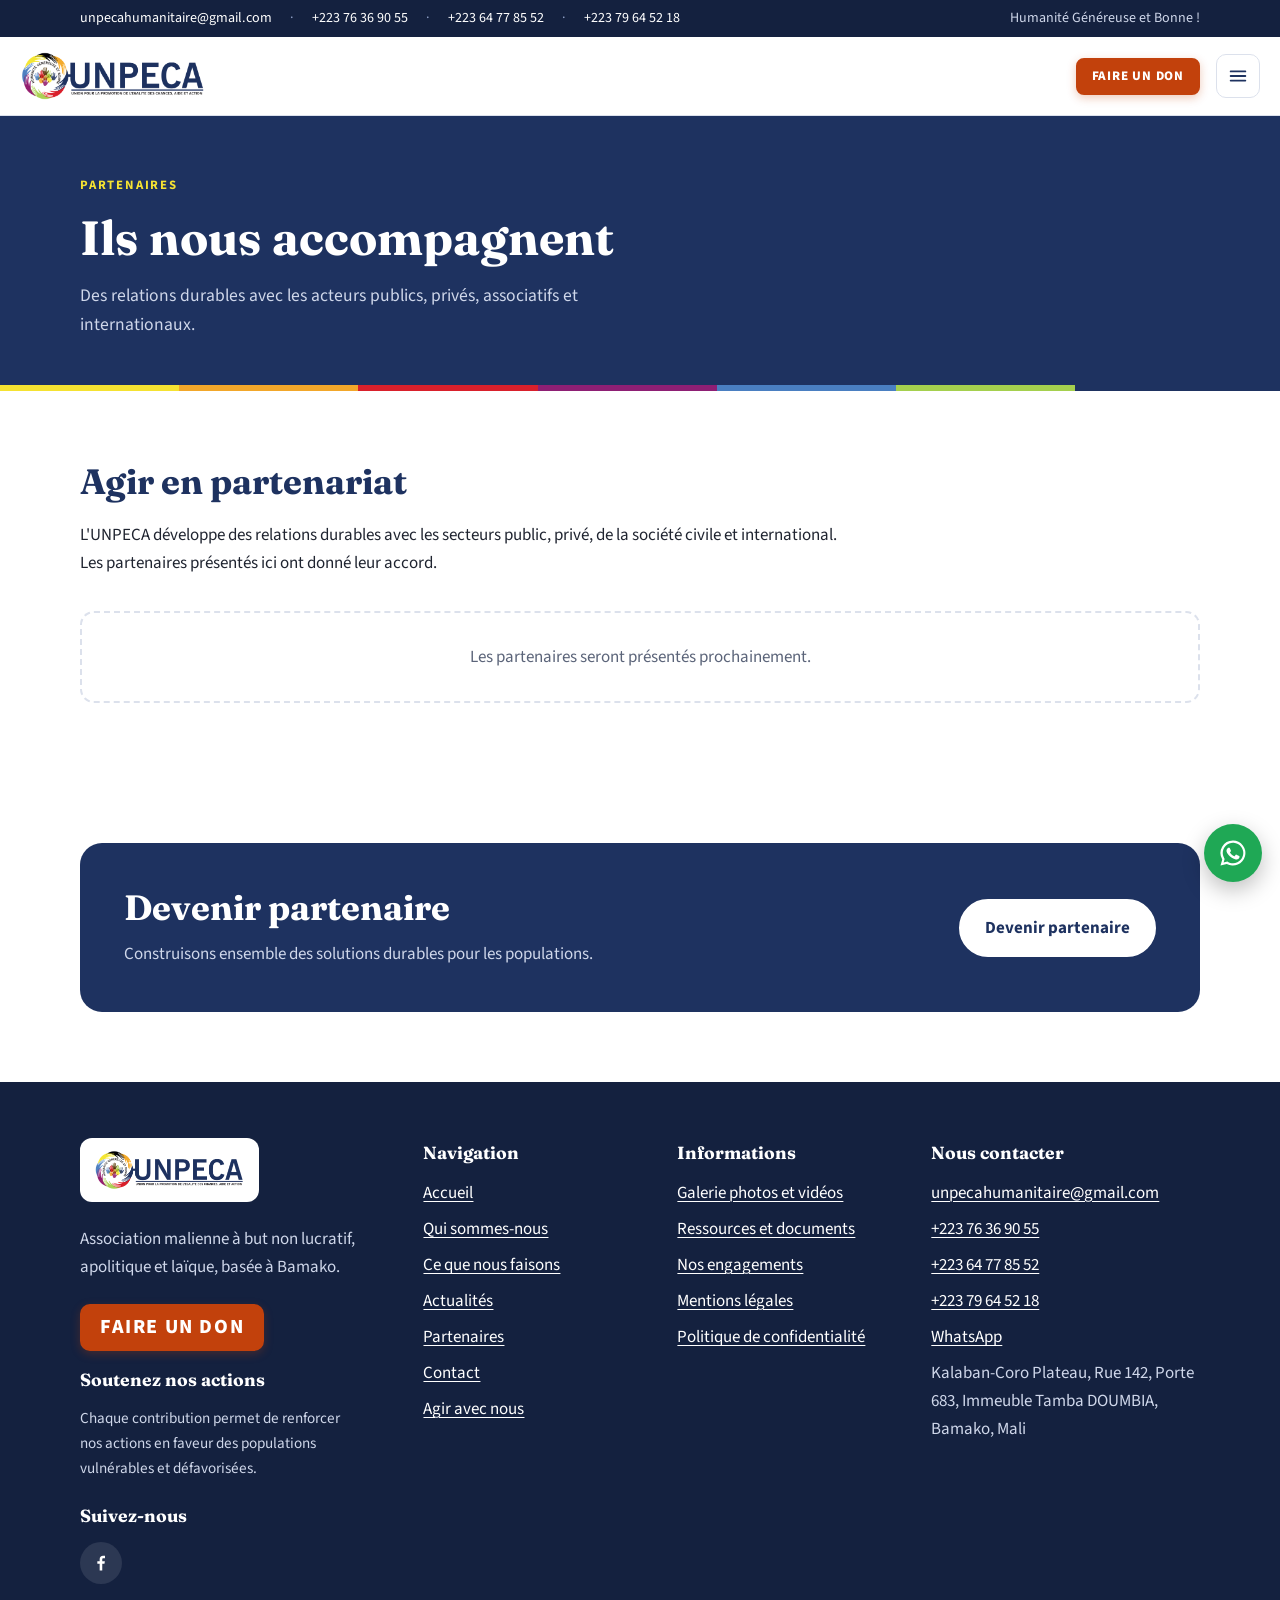
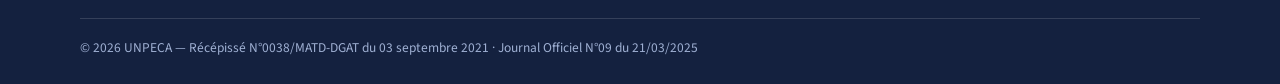
<file: partenaires.html>
<!doctype html>
<html lang="fr" data-title-fr="Partenaires — UNPECA" data-title-en="Partners — UNPECA">
<head>
<meta charset="utf-8">
<meta name="viewport" content="width=device-width, initial-scale=1">
<title>Partenaires — UNPECA</title>
<meta name="description" content="Les partenaires de l'UNPECA.">
<meta property="og:title" content="Partenaires — UNPECA">
<meta property="og:description" content="Les partenaires de l'UNPECA.">
<meta property="og:type" content="website">
<meta property="og:image" content="https://unpecahumanitaire-lab.github.io/unpeca-site/assets/logo-web.png">
<meta property="og:locale" content="fr_FR">
<meta property="og:locale:alternate" content="en_GB">
<meta name="theme-color" content="#1E3260">
<link rel="icon" type="image/png" href="assets/favicon.png">
<link rel="apple-touch-icon" href="assets/favicon.png">
<link rel="preconnect" href="https://fonts.googleapis.com">
<link rel="preconnect" href="https://fonts.gstatic.com" crossorigin>
<link href="https://fonts.googleapis.com/css2?family=Fraunces:opsz,wght@9..144,600;9..144,700&family=Source+Sans+3:wght@400;600;700&display=swap" rel="stylesheet">
<link rel="stylesheet" href="css/style.css">
</head>
<body>
<a class="skip" href="#contenu"><span class="fr">Aller au contenu</span><span class="en">Skip to content</span></a>
<div class="topbar"><div class="wrap">
  <div class="tb-left">
    <a href="mailto:unpecahumanitaire@gmail.com">unpecahumanitaire@gmail.com</a>
    <a href="tel:+22376369055">+223 76 36 90 55</a>
    <a href="tel:+22364778552">+223 64 77 85 52</a>
    <a href="tel:+22379645218">+223 79 64 52 18</a>
  </div>
  <span class="hide-sm"><span class="fr">Humanité Généreuse et Bonne !</span><span class="en">Generous and Kind Humanity!</span></span>
</div></div>
<header class="site"><div class="wrap">
  <a class="brand" href="index.html" aria-label="UNPECA — Accueil / Home"><img src="assets/logo-web.png" alt="UNPECA — Union pour la promotion de l'égalité des chances, aide et action" width="186" height="54"></a>
  <a class="btn-don btn-don-top" href="agir.html#don"><span class="fr">Faire un don</span><span class="en">Donate</span></a>
  <button class="burger" aria-label="Menu" aria-expanded="false"><svg viewBox="0 0 24 24" fill="none" stroke="currentColor" stroke-width="2" stroke-linecap="round" aria-hidden="true"><path d="M4 7h16M4 12h16M4 17h16"/></svg></button>
  <nav class="main" aria-label="Navigation principale">
    <a href="index.html"><span class="fr">Accueil</span><span class="en">Home</span></a><a href="a-propos.html"><span class="fr">Qui sommes-nous</span><span class="en">About us</span></a><a href="projets.html"><span class="fr">Ce que nous faisons</span><span class="en">What we do</span></a><a href="actualites.html"><span class="fr">Actualités</span><span class="en">News</span></a><a href="partenaires.html" aria-current="page"><span class="fr">Partenaires</span><span class="en">Partners</span></a><a href="contact.html"><span class="fr">Contact</span><span class="en">Contact</span></a><a class="cta-btn" href="agir.html"><span class="fr">Agir avec nous</span><span class="en">Get involved</span></a>
    <div class="lang" role="group" aria-label="Langue / Language">
      <button type="button" data-lang="fr" aria-pressed="true">FR</button>
      <button type="button" data-lang="en" aria-pressed="false">EN</button>
    </div>
    <a class="btn-don btn-don-nav" href="agir.html#don"><span class="fr">Faire un don</span><span class="en">Donate</span></a>
  </nav>
</div></header>
<main id="contenu">

<div class="page-hero"><div class="wrap">
  <span class="eyebrow"><span class="fr">Partenaires</span><span class="en">Partners</span></span>
  <h1><span class="fr">Ils nous accompagnent</span><span class="en">They stand with us</span></h1>
  <p><span class="fr">Des relations durables avec les acteurs publics, privés, associatifs et internationaux.</span><span class="en">Lasting relationships with public, private, civil society and international actors.</span></p>
</div></div><div class="colorbar"></div>

<section class="block"><div class="wrap">
  <div class="section-head">
    <h2><span class="fr">Agir en partenariat</span><span class="en">Acting in partnership</span></h2>
    <p class="fr">L'UNPECA développe des relations durables avec les secteurs public, privé, de la société civile et international. Les partenaires présentés ici ont donné leur accord.</p><p class="en">UNPECA builds lasting relationships with the public, private, civil society and international sectors. The partners shown here have given their consent.</p>
  </div>
  <div class="grid g4" data-partners></div>
</div></section>

<section class="block"><div class="wrap">
  <div class="cta">
    <div><h2><span class="fr">Devenir partenaire</span><span class="en">Become a partner</span></h2><p class="fr">Construisons ensemble des solutions durables pour les populations.</p><p class="en">Let's build lasting solutions for communities together.</p></div>
    <a class="btn" href="agir.html?sujet=partenaire#formulaire"><span class="fr">Devenir partenaire</span><span class="en">Become a partner</span></a>
  </div>
</div></section>

</main>
<footer class="site"><div class="wrap">
  <div class="foot-grid">
    <div>
      <div class="foot-logo"><img src="assets/logo-web.png" alt="UNPECA" width="151" height="44"></div>
      <p class="fr">Association malienne à but non lucratif, apolitique et laïque, basée à Bamako.</p><p class="en">Malian non-profit, non-political and secular association based in Bamako.</p>
      <div class="foot-don">
        <a class="btn-don btn-don-lg" href="agir.html#don"><span class="fr">Faire un don</span><span class="en">Donate</span></a>
        <h4><span class="fr">Soutenez nos actions</span><span class="en">Support our work</span></h4>
        <p class="fr">Chaque contribution permet de renforcer nos actions en faveur des populations vulnérables et défavorisées.</p><p class="en">Every contribution helps strengthen our work for vulnerable and disadvantaged populations.</p>
      </div>
      <h4 class="foot-follow"><span class="fr">Suivez-nous</span><span class="en">Follow us</span></h4>
      <div class="social" data-social></div>
    </div>
    <div>
      <h4><span class="fr">Navigation</span><span class="en">Navigation</span></h4>
      <ul><li><a href="index.html"><span class="fr">Accueil</span><span class="en">Home</span></a></li><li><a href="a-propos.html"><span class="fr">Qui sommes-nous</span><span class="en">About us</span></a></li><li><a href="projets.html"><span class="fr">Ce que nous faisons</span><span class="en">What we do</span></a></li><li><a href="actualites.html"><span class="fr">Actualités</span><span class="en">News</span></a></li><li><a href="partenaires.html"><span class="fr">Partenaires</span><span class="en">Partners</span></a></li><li><a href="contact.html"><span class="fr">Contact</span><span class="en">Contact</span></a></li><li><a href="agir.html"><span class="fr">Agir avec nous</span><span class="en">Get involved</span></a></li></ul>
    </div>
    <div>
      <h4><span class="fr">Informations</span><span class="en">Information</span></h4>
      <ul><li><a href="galerie.html"><span class="fr">Galerie photos et vidéos</span><span class="en">Photo and video gallery</span></a></li><li><a href="documents.html"><span class="fr">Ressources et documents</span><span class="en">Resources and documents</span></a></li><li><a href="engagements.html"><span class="fr">Nos engagements</span><span class="en">Our commitments</span></a></li><li><a href="mentions-legales.html"><span class="fr">Mentions légales</span><span class="en">Legal notice</span></a></li><li><a href="confidentialite.html"><span class="fr">Politique de confidentialité</span><span class="en">Privacy policy</span></a></li></ul>
    </div>
    <div>
      <h4><span class="fr">Nous contacter</span><span class="en">Contact us</span></h4>
      <ul>
        <li><a href="mailto:unpecahumanitaire@gmail.com">unpecahumanitaire@gmail.com</a></li>
        <li><a href="tel:+22376369055">+223 76 36 90 55</a></li>
        <li><a href="tel:+22364778552">+223 64 77 85 52</a></li>
        <li><a href="tel:+22379645218">+223 79 64 52 18</a></li>
        <li><a href="https://wa.me/22376369055?text=Bonjour%20UNPECA%2C%20" target="_blank" rel="noopener">WhatsApp</a></li>
        <li><span class="fr">Kalaban-Coro Plateau, Rue 142, Porte 683, Immeuble Tamba DOUMBIA, Bamako, Mali</span><span class="en">Kalaban-Coro Plateau, Street 142, Door 683, Tamba DOUMBIA Building, Bamako, Mali</span></li>
      </ul>
    </div>
  </div>
  <div class="legal">
    © 2026 UNPECA — <span class="fr">Récépissé</span><span class="en">Receipt</span> N°0038/MATD-DGAT <span class="fr">du 03 septembre 2021</span><span class="en">of 3 September 2021</span> · <span class="fr">Journal Officiel</span><span class="en">Official Gazette</span> N°09 <span class="fr">du</span><span class="en">of</span> 21/03/2025
  </div>
</div></footer>
<a class="wa-float" href="https://wa.me/22376369055?text=Bonjour%20UNPECA%2C%20" target="_blank" rel="noopener" aria-label="WhatsApp"><svg viewBox="0 0 24 24" aria-hidden="true"><path d="M12 2a10 10 0 0 0-8.6 15.1L2 22l5-1.3A10 10 0 1 0 12 2zm0 18.2c-1.5 0-3-.4-4.2-1.2l-.3-.2-3 .8.8-2.9-.2-.3A8.2 8.2 0 1 1 12 20.2zm4.5-6.1c-.2-.1-1.5-.7-1.7-.8-.2-.1-.4-.1-.6.1l-.8 1c-.1.2-.3.2-.5.1-1.4-.7-2.4-1.3-3.3-2.9-.2-.3.2-.3.7-1.1.1-.2 0-.3 0-.5l-.8-1.8c-.2-.5-.4-.4-.6-.4h-.5c-.2 0-.5.1-.7.3-.8.8-1 1.6-.9 2.4.2 1 .7 1.9 1.5 2.9 1.4 1.8 3.3 3 5.4 3.6 1.2.3 1.9.2 2.5-.2.4-.3.9-.8 1-1.4.1-.4 0-.7-.1-.8z"/></svg></a>
<script src="js/main.js" defer></script>
</body>
</html>
</file>
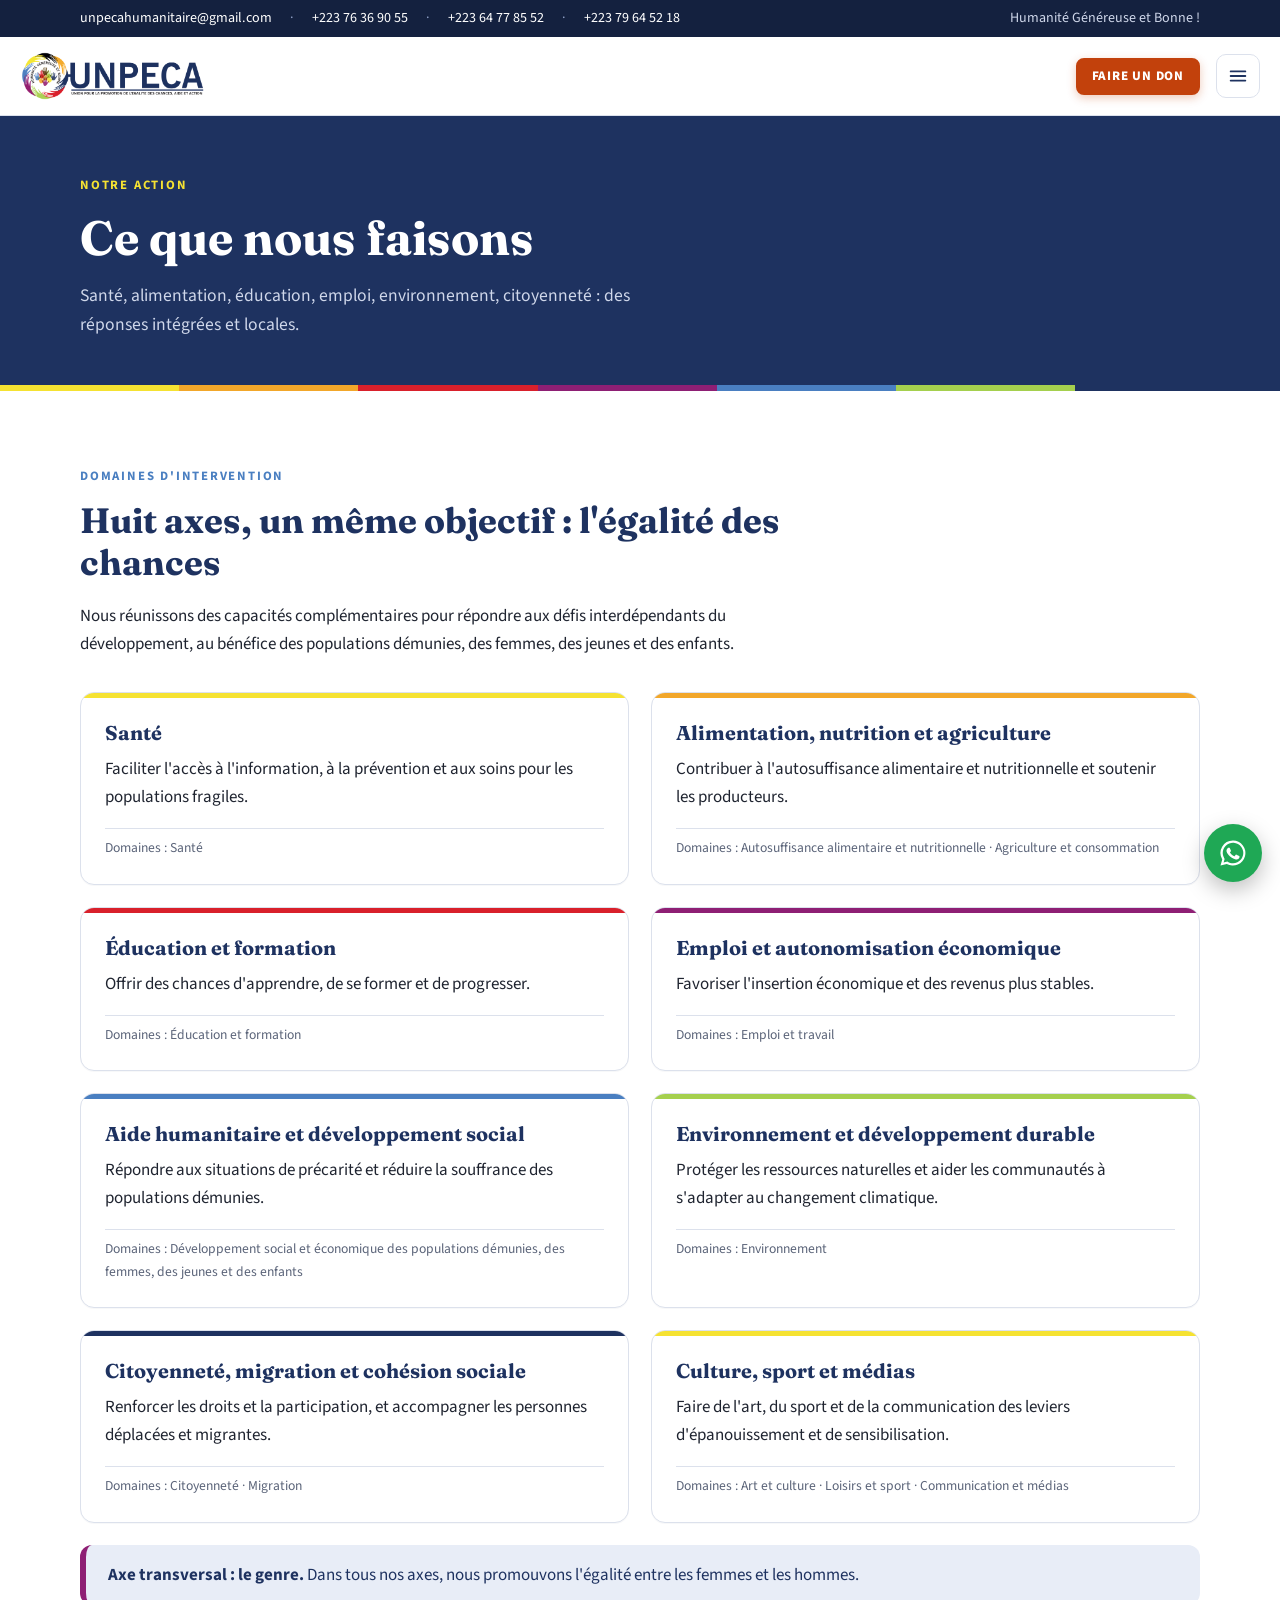
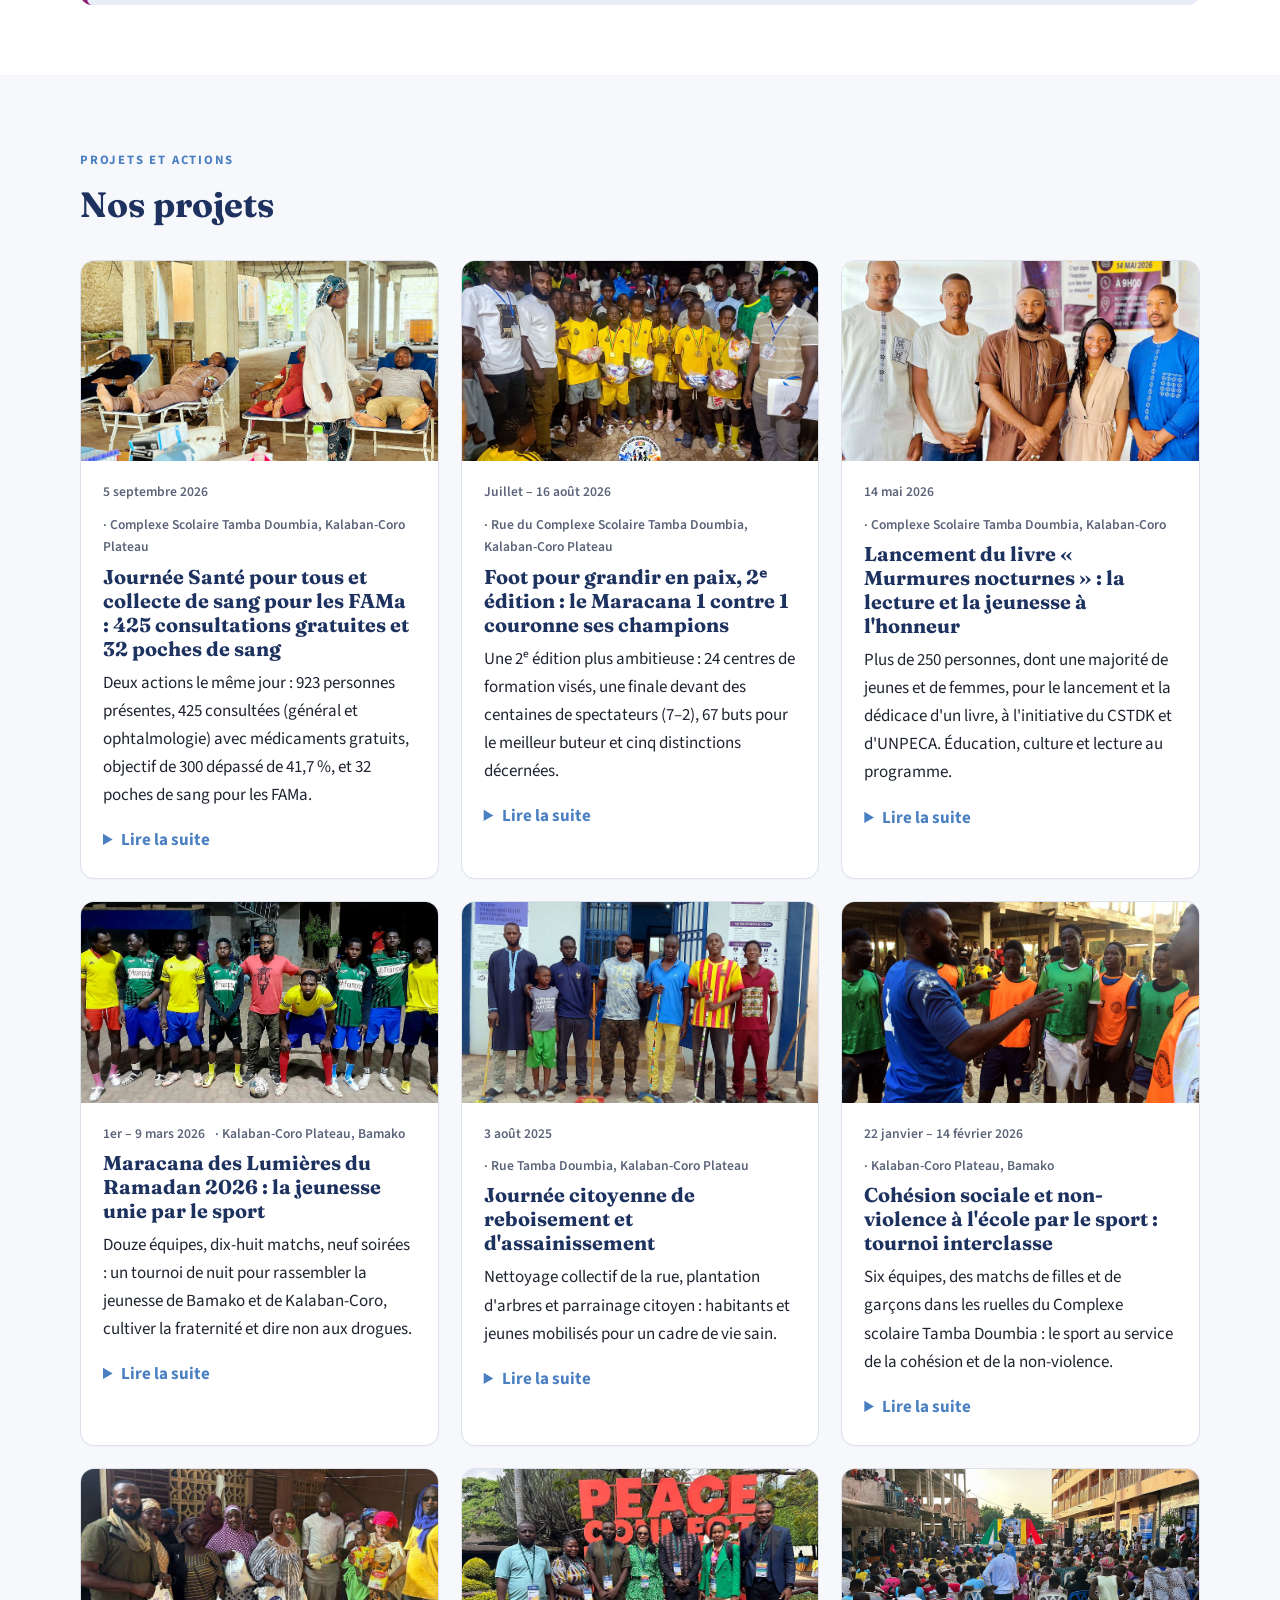
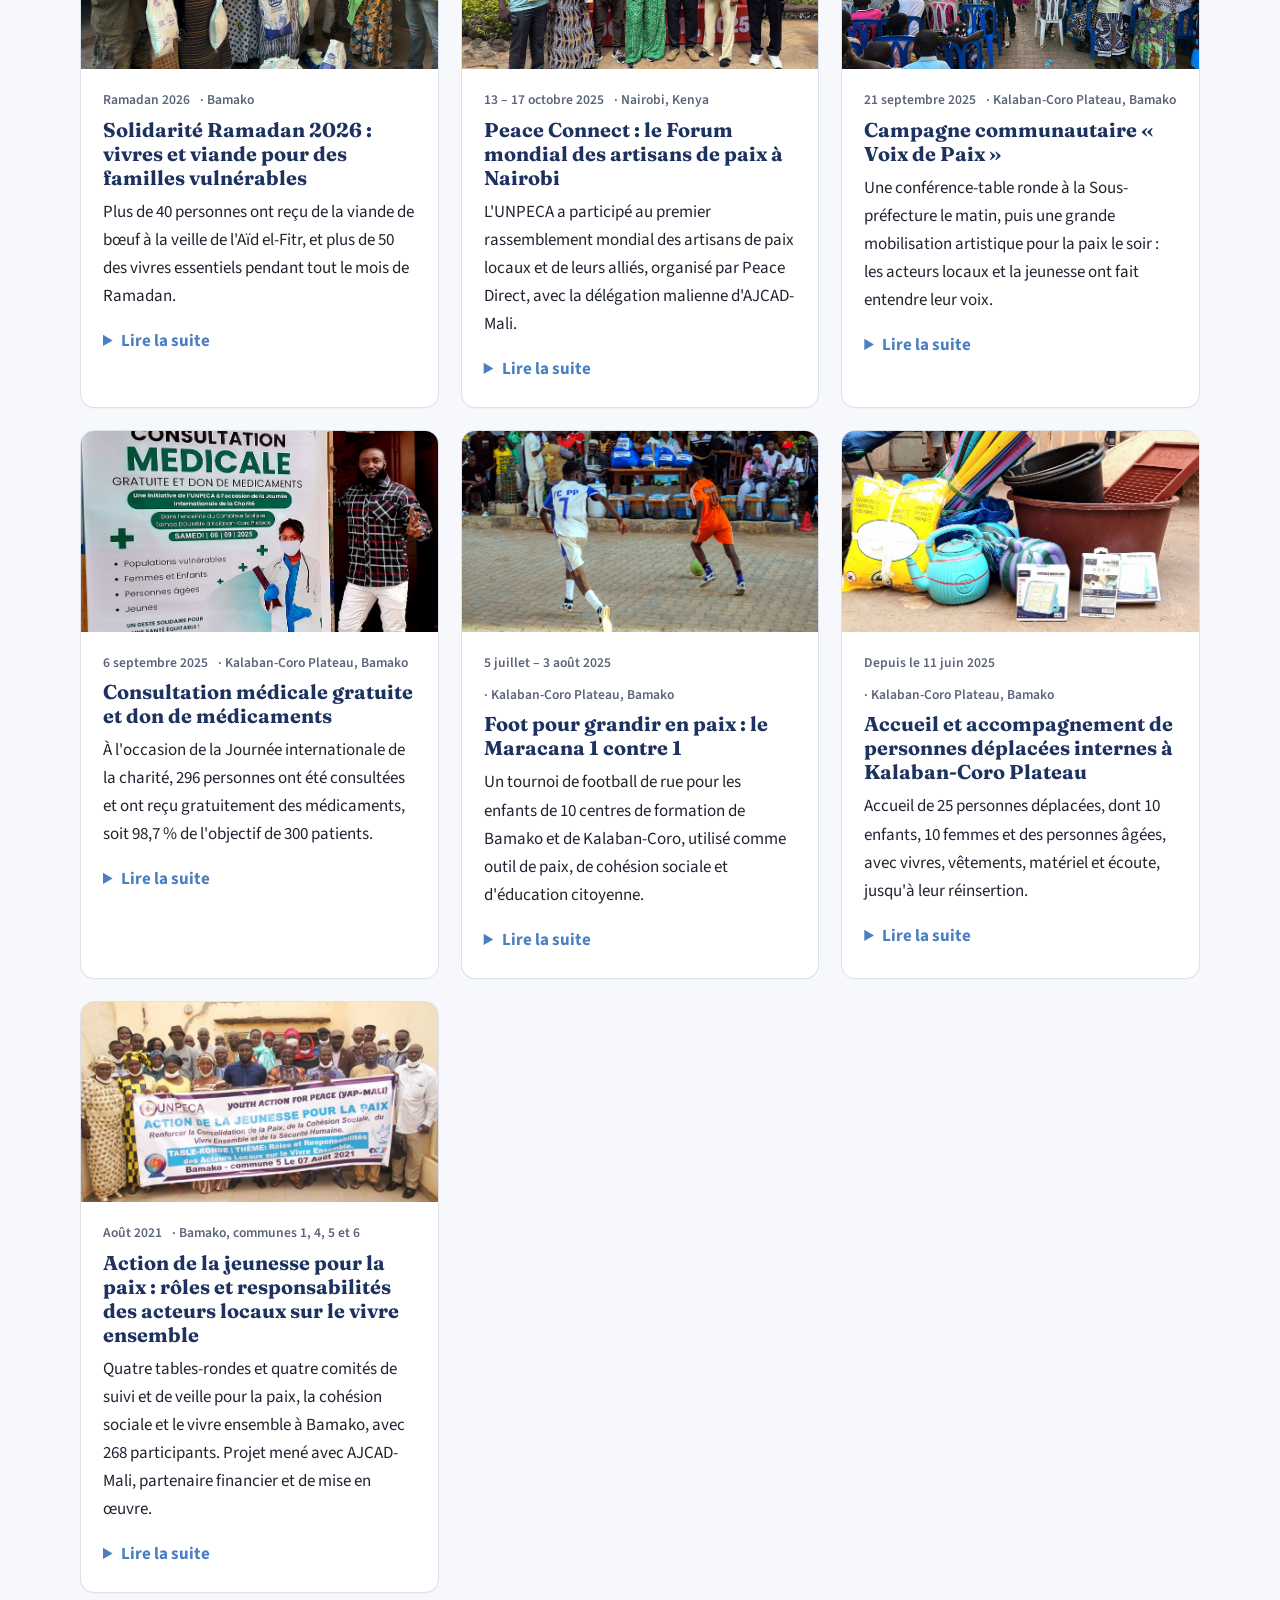
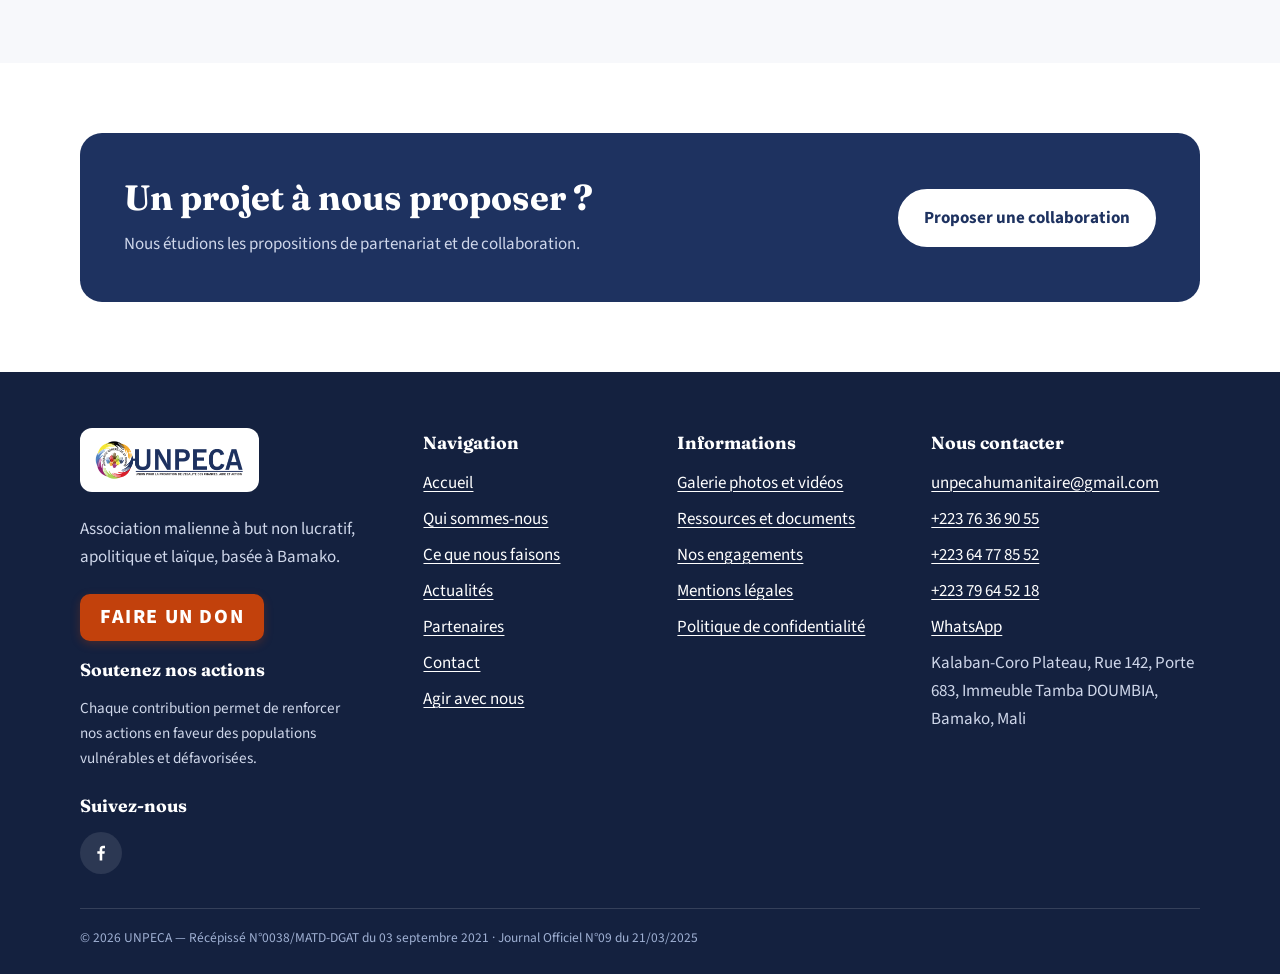
<file: projets.html>
<!doctype html>
<html lang="fr" data-title-fr="Ce que nous faisons — UNPECA" data-title-en="What we do — UNPECA">
<head>
<meta charset="utf-8">
<meta name="viewport" content="width=device-width, initial-scale=1">
<title>Ce que nous faisons — UNPECA</title>
<meta name="description" content="Les huit axes d'intervention de l'UNPECA : santé, alimentation, éducation, emploi, aide humanitaire, environnement, citoyenneté, culture. Le genre est un axe transversal.">
<meta property="og:title" content="Ce que nous faisons — UNPECA">
<meta property="og:description" content="Les huit axes d'intervention de l'UNPECA : santé, alimentation, éducation, emploi, aide humanitaire, environnement, citoyenneté, culture. Le genre est un axe transversal.">
<meta property="og:type" content="website">
<meta property="og:image" content="https://unpecahumanitaire-lab.github.io/unpeca-site/assets/logo-web.png">
<meta property="og:locale" content="fr_FR">
<meta property="og:locale:alternate" content="en_GB">
<meta name="theme-color" content="#1E3260">
<link rel="icon" type="image/png" href="assets/favicon.png">
<link rel="apple-touch-icon" href="assets/favicon.png">
<link rel="preconnect" href="https://fonts.googleapis.com">
<link rel="preconnect" href="https://fonts.gstatic.com" crossorigin>
<link href="https://fonts.googleapis.com/css2?family=Fraunces:opsz,wght@9..144,600;9..144,700&family=Source+Sans+3:wght@400;600;700&display=swap" rel="stylesheet">
<link rel="stylesheet" href="css/style.css">
</head>
<body>
<a class="skip" href="#contenu"><span class="fr">Aller au contenu</span><span class="en">Skip to content</span></a>
<div class="topbar"><div class="wrap">
  <div class="tb-left">
    <a href="mailto:unpecahumanitaire@gmail.com">unpecahumanitaire@gmail.com</a>
    <a href="tel:+22376369055">+223 76 36 90 55</a>
    <a href="tel:+22364778552">+223 64 77 85 52</a>
    <a href="tel:+22379645218">+223 79 64 52 18</a>
  </div>
  <span class="hide-sm"><span class="fr">Humanité Généreuse et Bonne !</span><span class="en">Generous and Kind Humanity!</span></span>
</div></div>
<header class="site"><div class="wrap">
  <a class="brand" href="index.html" aria-label="UNPECA — Accueil / Home"><img src="assets/logo-web.png" alt="UNPECA — Union pour la promotion de l'égalité des chances, aide et action" width="186" height="54"></a>
  <a class="btn-don btn-don-top" href="agir.html#don"><span class="fr">Faire un don</span><span class="en">Donate</span></a>
  <button class="burger" aria-label="Menu" aria-expanded="false"><svg viewBox="0 0 24 24" fill="none" stroke="currentColor" stroke-width="2" stroke-linecap="round" aria-hidden="true"><path d="M4 7h16M4 12h16M4 17h16"/></svg></button>
  <nav class="main" aria-label="Navigation principale">
    <a href="index.html"><span class="fr">Accueil</span><span class="en">Home</span></a><a href="a-propos.html"><span class="fr">Qui sommes-nous</span><span class="en">About us</span></a><a href="projets.html" aria-current="page"><span class="fr">Ce que nous faisons</span><span class="en">What we do</span></a><a href="actualites.html"><span class="fr">Actualités</span><span class="en">News</span></a><a href="partenaires.html"><span class="fr">Partenaires</span><span class="en">Partners</span></a><a href="contact.html"><span class="fr">Contact</span><span class="en">Contact</span></a><a class="cta-btn" href="agir.html"><span class="fr">Agir avec nous</span><span class="en">Get involved</span></a>
    <div class="lang" role="group" aria-label="Langue / Language">
      <button type="button" data-lang="fr" aria-pressed="true">FR</button>
      <button type="button" data-lang="en" aria-pressed="false">EN</button>
    </div>
    <a class="btn-don btn-don-nav" href="agir.html#don"><span class="fr">Faire un don</span><span class="en">Donate</span></a>
  </nav>
</div></header>
<main id="contenu">

<div class="page-hero"><div class="wrap">
  <span class="eyebrow"><span class="fr">Notre action</span><span class="en">Our work</span></span>
  <h1><span class="fr">Ce que nous faisons</span><span class="en">What we do</span></h1>
  <p><span class="fr">Santé, alimentation, éducation, emploi, environnement, citoyenneté : des réponses intégrées et locales.</span><span class="en">Health, food, education, employment, environment, citizenship: integrated and local responses.</span></p>
</div></div><div class="colorbar"></div>

<section class="block"><div class="wrap">
  <div class="section-head">
    <span class="eyebrow"><span class="fr">Domaines d'intervention</span><span class="en">Areas of work</span></span>
    <h2><span class="fr">Huit axes, un même objectif : l'égalité des chances</span><span class="en">Eight areas, one goal: equal opportunities</span></h2>
    <p class="fr">Nous réunissons des capacités complémentaires pour répondre aux défis interdépendants du développement, au bénéfice des populations démunies, des femmes, des jeunes et des enfants.</p><p class="en">We bring together complementary capabilities to tackle the interdependent challenges of development, for the benefit of disadvantaged people, women, young people and children.</p>
  </div>
  <div class="grid g2"><div class="card top axis" style="--c:var(--yellow)"><h3><span class="fr">Santé</span><span class="en">Health</span></h3><p class="fr">Faciliter l'accès à l'information, à la prévention et aux soins pour les populations fragiles.</p><p class="en">Facilitating access to information, prevention and care for vulnerable populations.</p><small><span class="fr">Domaines : Santé</span><span class="en">Areas: Health</span></small></div><div class="card top axis" style="--c:var(--orange)"><h3><span class="fr">Alimentation, nutrition et agriculture</span><span class="en">Food, nutrition and agriculture</span></h3><p class="fr">Contribuer à l'autosuffisance alimentaire et nutritionnelle et soutenir les producteurs.</p><p class="en">Contributing to food and nutrition self-sufficiency and supporting producers.</p><small><span class="fr">Domaines : Autosuffisance alimentaire et nutritionnelle · Agriculture et consommation</span><span class="en">Areas: Food and nutrition self-sufficiency · Agriculture and consumption</span></small></div><div class="card top axis" style="--c:var(--red)"><h3><span class="fr">Éducation et formation</span><span class="en">Education and training</span></h3><p class="fr">Offrir des chances d'apprendre, de se former et de progresser.</p><p class="en">Offering chances to learn, train and progress.</p><small><span class="fr">Domaines : Éducation et formation</span><span class="en">Areas: Education and training</span></small></div><div class="card top axis" style="--c:var(--purple)"><h3><span class="fr">Emploi et autonomisation économique</span><span class="en">Employment and economic empowerment</span></h3><p class="fr">Favoriser l'insertion économique et des revenus plus stables.</p><p class="en">Fostering economic inclusion and more stable incomes.</p><small><span class="fr">Domaines : Emploi et travail</span><span class="en">Areas: Employment and work</span></small></div><div class="card top axis" style="--c:var(--blue)"><h3><span class="fr">Aide humanitaire et développement social</span><span class="en">Humanitarian aid and social development</span></h3><p class="fr">Répondre aux situations de précarité et réduire la souffrance des populations démunies.</p><p class="en">Responding to situations of precarity and reducing the suffering of disadvantaged people.</p><small><span class="fr">Domaines : Développement social et économique des populations démunies, des femmes, des jeunes et des enfants</span><span class="en">Areas: Social and economic development for disadvantaged people, women, young people and children</span></small></div><div class="card top axis" style="--c:var(--green)"><h3><span class="fr">Environnement et développement durable</span><span class="en">Environment and sustainable development</span></h3><p class="fr">Protéger les ressources naturelles et aider les communautés à s'adapter au changement climatique.</p><p class="en">Protecting natural resources and helping communities adapt to climate change.</p><small><span class="fr">Domaines : Environnement</span><span class="en">Areas: Environment</span></small></div><div class="card top axis" style="--c:var(--navy)"><h3><span class="fr">Citoyenneté, migration et cohésion sociale</span><span class="en">Citizenship, migration and social cohesion</span></h3><p class="fr">Renforcer les droits et la participation, et accompagner les personnes déplacées et migrantes.</p><p class="en">Strengthening rights and participation, and supporting displaced and migrant people.</p><small><span class="fr">Domaines : Citoyenneté · Migration</span><span class="en">Areas: Citizenship · Migration</span></small></div><div class="card top axis" style="--c:var(--yellow)"><h3><span class="fr">Culture, sport et médias</span><span class="en">Culture, sport and media</span></h3><p class="fr">Faire de l'art, du sport et de la communication des leviers d'épanouissement et de sensibilisation.</p><p class="en">Making art, sport and communication levers of personal growth and awareness.</p><small><span class="fr">Domaines : Art et culture · Loisirs et sport · Communication et médias</span><span class="en">Areas: Arts and culture · Leisure and sport · Communication and media</span></small></div></div>
  <div class="band"><b><span class="fr">Axe transversal : le genre.</span><span class="en">Cross-cutting axis: gender.</span></b> <span class="fr">Dans tous nos axes, nous promouvons l'égalité entre les femmes et les hommes.</span><span class="en">In all our areas of work, we promote equality between women and men.</span></div>
</div></section>
<section class="block alt"><div class="wrap">
  <div class="section-head">
    <span class="eyebrow"><span class="fr">Projets et actions</span><span class="en">Projects and actions</span></span>
    <h2><span class="fr">Nos projets</span><span class="en">Our projects</span></h2>
  </div>
  <div class="grid g3" data-projects></div>
</div></section>

<section class="block"><div class="wrap">
  <div class="cta">
    <div><h2><span class="fr">Un projet à nous proposer ?</span><span class="en">A project to propose?</span></h2><p class="fr">Nous étudions les propositions de partenariat et de collaboration.</p><p class="en">We welcome partnership and collaboration proposals.</p></div>
    <a class="btn" href="agir.html?sujet=collaboration#formulaire"><span class="fr">Proposer une collaboration</span><span class="en">Propose a collaboration</span></a>
  </div>
</div></section>

</main>
<footer class="site"><div class="wrap">
  <div class="foot-grid">
    <div>
      <div class="foot-logo"><img src="assets/logo-web.png" alt="UNPECA" width="151" height="44"></div>
      <p class="fr">Association malienne à but non lucratif, apolitique et laïque, basée à Bamako.</p><p class="en">Malian non-profit, non-political and secular association based in Bamako.</p>
      <div class="foot-don">
        <a class="btn-don btn-don-lg" href="agir.html#don"><span class="fr">Faire un don</span><span class="en">Donate</span></a>
        <h4><span class="fr">Soutenez nos actions</span><span class="en">Support our work</span></h4>
        <p class="fr">Chaque contribution permet de renforcer nos actions en faveur des populations vulnérables et défavorisées.</p><p class="en">Every contribution helps strengthen our work for vulnerable and disadvantaged populations.</p>
      </div>
      <h4 class="foot-follow"><span class="fr">Suivez-nous</span><span class="en">Follow us</span></h4>
      <div class="social" data-social></div>
    </div>
    <div>
      <h4><span class="fr">Navigation</span><span class="en">Navigation</span></h4>
      <ul><li><a href="index.html"><span class="fr">Accueil</span><span class="en">Home</span></a></li><li><a href="a-propos.html"><span class="fr">Qui sommes-nous</span><span class="en">About us</span></a></li><li><a href="projets.html"><span class="fr">Ce que nous faisons</span><span class="en">What we do</span></a></li><li><a href="actualites.html"><span class="fr">Actualités</span><span class="en">News</span></a></li><li><a href="partenaires.html"><span class="fr">Partenaires</span><span class="en">Partners</span></a></li><li><a href="contact.html"><span class="fr">Contact</span><span class="en">Contact</span></a></li><li><a href="agir.html"><span class="fr">Agir avec nous</span><span class="en">Get involved</span></a></li></ul>
    </div>
    <div>
      <h4><span class="fr">Informations</span><span class="en">Information</span></h4>
      <ul><li><a href="galerie.html"><span class="fr">Galerie photos et vidéos</span><span class="en">Photo and video gallery</span></a></li><li><a href="documents.html"><span class="fr">Ressources et documents</span><span class="en">Resources and documents</span></a></li><li><a href="engagements.html"><span class="fr">Nos engagements</span><span class="en">Our commitments</span></a></li><li><a href="mentions-legales.html"><span class="fr">Mentions légales</span><span class="en">Legal notice</span></a></li><li><a href="confidentialite.html"><span class="fr">Politique de confidentialité</span><span class="en">Privacy policy</span></a></li></ul>
    </div>
    <div>
      <h4><span class="fr">Nous contacter</span><span class="en">Contact us</span></h4>
      <ul>
        <li><a href="mailto:unpecahumanitaire@gmail.com">unpecahumanitaire@gmail.com</a></li>
        <li><a href="tel:+22376369055">+223 76 36 90 55</a></li>
        <li><a href="tel:+22364778552">+223 64 77 85 52</a></li>
        <li><a href="tel:+22379645218">+223 79 64 52 18</a></li>
        <li><a href="https://wa.me/22376369055?text=Bonjour%20UNPECA%2C%20" target="_blank" rel="noopener">WhatsApp</a></li>
        <li><span class="fr">Kalaban-Coro Plateau, Rue 142, Porte 683, Immeuble Tamba DOUMBIA, Bamako, Mali</span><span class="en">Kalaban-Coro Plateau, Street 142, Door 683, Tamba DOUMBIA Building, Bamako, Mali</span></li>
      </ul>
    </div>
  </div>
  <div class="legal">
    © 2026 UNPECA — <span class="fr">Récépissé</span><span class="en">Receipt</span> N°0038/MATD-DGAT <span class="fr">du 03 septembre 2021</span><span class="en">of 3 September 2021</span> · <span class="fr">Journal Officiel</span><span class="en">Official Gazette</span> N°09 <span class="fr">du</span><span class="en">of</span> 21/03/2025
  </div>
</div></footer>
<a class="wa-float" href="https://wa.me/22376369055?text=Bonjour%20UNPECA%2C%20" target="_blank" rel="noopener" aria-label="WhatsApp"><svg viewBox="0 0 24 24" aria-hidden="true"><path d="M12 2a10 10 0 0 0-8.6 15.1L2 22l5-1.3A10 10 0 1 0 12 2zm0 18.2c-1.5 0-3-.4-4.2-1.2l-.3-.2-3 .8.8-2.9-.2-.3A8.2 8.2 0 1 1 12 20.2zm4.5-6.1c-.2-.1-1.5-.7-1.7-.8-.2-.1-.4-.1-.6.1l-.8 1c-.1.2-.3.2-.5.1-1.4-.7-2.4-1.3-3.3-2.9-.2-.3.2-.3.7-1.1.1-.2 0-.3 0-.5l-.8-1.8c-.2-.5-.4-.4-.6-.4h-.5c-.2 0-.5.1-.7.3-.8.8-1 1.6-.9 2.4.2 1 .7 1.9 1.5 2.9 1.4 1.8 3.3 3 5.4 3.6 1.2.3 1.9.2 2.5-.2.4-.3.9-.8 1-1.4.1-.4 0-.7-.1-.8z"/></svg></a>
<script src="js/main.js" defer></script>
</body>
</html>
</file>
<file: css/style.css>
/* UNPECA — feuille de style */
:root{
  --navy:#1E3260;
  --navy-dark:#14213F;
  --navy-soft:#E8EDF7;
  --ink:#1F2430;
  --muted:#5B6479;
  --line:#DCE1EC;
  --bg:#FFFFFF;
  --paper:#F7F8FB;
  --yellow:#F5E232;
  --orange:#F2A72A;
  --red:#D9202B;
  --green:#A5D04E;
  --blue:#4A7FC1;
  --purple:#8E1F74;
  --radius:14px;
  --shadow:0 6px 24px rgba(20,33,63,.10);
  --maxw:1160px;
  --font-body:"Source Sans 3","Segoe UI",system-ui,-apple-system,Roboto,Arial,sans-serif;
  --font-display:"Fraunces",Georgia,"Times New Roman",serif;
}
*{box-sizing:border-box}
html{scroll-behavior:smooth}
body{margin:0;font-family:var(--font-body);color:var(--ink);background:var(--bg);line-height:1.65;font-size:17px;-webkit-font-smoothing:antialiased}
img{max-width:100%;display:block}
a{color:var(--navy);text-decoration-thickness:1px;text-underline-offset:3px}
a:hover{color:var(--blue)}
.wrap{max-width:var(--maxw);margin:0 auto;padding:0 20px}
h1,h2,h3{font-family:var(--font-display);color:var(--navy);line-height:1.2;margin:0 0 .5em;font-weight:700}
h1{font-size:clamp(1.9rem,4.2vw,3rem)}
h2{font-size:clamp(1.55rem,3.2vw,2.2rem)}
h3{font-size:1.25rem}
p{margin:0 0 1em}
.lead{font-size:1.2rem;color:var(--muted);max-width:62ch}
.eyebrow{display:inline-block;font-size:.8rem;letter-spacing:.14em;text-transform:uppercase;font-weight:700;color:var(--blue);margin-bottom:.8rem}
.skip{position:absolute;left:-999px;top:0;background:var(--navy);color:#fff;padding:10px 16px;z-index:100}
.skip:focus{left:10px;top:10px}

/* langue : un seul des deux est visible */
html[lang="fr"] .en{display:none !important}
html[lang="en"] .fr{display:none !important}

/* en-tête */
.topbar{background:var(--navy-dark);color:#cfd7ea;font-size:.88rem}
.topbar .wrap{display:flex;gap:18px;justify-content:space-between;align-items:center;padding-top:7px;padding-bottom:7px;flex-wrap:wrap}
.topbar a{color:#fff;text-decoration:none}
.topbar a:hover{text-decoration:underline;color:#fff}
.topbar .tb-left{display:flex;gap:18px;flex-wrap:wrap}
header.site{position:sticky;top:0;z-index:50;background:rgba(255,255,255,.96);backdrop-filter:blur(8px);border-bottom:1px solid var(--line)}
header.site .wrap{display:flex;align-items:center;justify-content:space-between;gap:16px;min-height:78px}
.brand img{height:54px;width:auto}
nav.main{display:flex;align-items:center;gap:4px}
nav.main a{display:block;white-space:nowrap;padding:9px 11px;border-radius:8px;text-decoration:none;color:var(--ink);font-weight:600;font-size:.96rem}
nav.main a:hover{background:var(--navy-soft);color:var(--navy)}
nav.main a[aria-current="page"]{color:var(--navy);background:var(--navy-soft)}
.lang{display:flex;border:1.5px solid var(--navy);border-radius:999px;overflow:hidden;margin-left:8px}
.lang button{border:0;background:transparent;color:var(--navy);font:inherit;font-weight:700;font-size:.85rem;padding:6px 12px;cursor:pointer}
.lang button[aria-pressed="true"]{background:var(--navy);color:#fff}
.burger{display:none;background:none;border:1.5px solid var(--line);border-radius:10px;width:44px;height:44px;cursor:pointer;color:var(--navy)}
.burger svg{width:22px;height:22px}

/* boutons */
.btn{display:inline-flex;align-items:center;gap:8px;padding:13px 24px;border-radius:999px;font-weight:700;text-decoration:none;border:2px solid var(--navy);background:var(--navy);color:#fff;cursor:pointer;font:inherit;font-weight:700;transition:transform .15s,background .15s}
.btn:hover{background:var(--navy-dark);color:#fff;transform:translateY(-1px)}
.btn.ghost{background:transparent;color:var(--navy)}
.btn.ghost:hover{background:var(--navy-soft);color:var(--navy)}
.btn.wa{background:#1FA855;border-color:#1FA855}
.btn.wa:hover{background:#178a45}
.btn-row{display:flex;gap:12px;flex-wrap:wrap;margin-top:1.4rem}

/* hero */
.hero{position:relative;overflow:hidden;background:linear-gradient(180deg,#fff 0%,var(--navy-soft) 100%)}
.hero .wrap{display:grid;grid-template-columns:1.1fr .9fr;gap:48px;align-items:center;padding-top:56px;padding-bottom:60px}
.hero h1{font-size:clamp(1.9rem,3.3vw,2.8rem);line-height:1.15}
.hero .lead{max-width:56ch}
.logo-card{background:#fff;border:1px solid var(--line);border-radius:22px;box-shadow:var(--shadow);overflow:hidden;width:100%;max-width:560px}
.logo-card img{width:100%;height:auto;padding:34px 34px 28px}
.logo-card .colorbar{height:8px}
.hero h1 span.accent{color:var(--purple)}
.hero-art{display:flex;justify-content:center}
.hero-art img{height:auto}
@keyframes float{50%{transform:translateY(-8px) rotate(1.5deg)}}
@media (prefers-reduced-motion:reduce){.hero-art img{animation:none}html{scroll-behavior:auto}}
.colorbar{height:6px;background:linear-gradient(90deg,var(--yellow) 0 14%,var(--orange) 14% 28%,var(--red) 28% 42%,var(--purple) 42% 56%,var(--blue) 56% 70%,var(--green) 70% 84%,var(--navy) 84% 100%)}
.page-hero{background:var(--navy);color:#fff;padding:54px 0 46px}
.page-hero h1{color:#fff;margin-bottom:.3em}
.page-hero p{color:#cfd7ea;max-width:62ch;margin:0;font-size:1.1rem}
.page-hero .eyebrow{color:var(--yellow)}

/* sections */
section.block{padding:70px 0}
section.alt{background:var(--paper)}
.section-head{max-width:760px;margin-bottom:34px}
.grid{display:grid;gap:22px}
.g2{grid-template-columns:repeat(2,1fr)}
.g3{grid-template-columns:repeat(3,1fr)}
.g4{grid-template-columns:repeat(4,1fr)}
.card{background:#fff;border:1px solid var(--line);border-radius:var(--radius);padding:24px;box-shadow:0 1px 0 rgba(20,33,63,.03);position:relative;overflow:hidden}
.card.top::before{content:"";position:absolute;left:0;right:0;top:0;height:5px;background:var(--c,var(--navy))}
.card h3{margin-top:.2em}
.card p:last-child{margin-bottom:0}
.principles{display:grid;grid-template-columns:repeat(4,1fr);gap:14px}
.pill{background:#fff;border:1px solid var(--line);border-radius:var(--radius);padding:18px;text-align:center;font-weight:700;color:var(--navy)}
.pill small{display:block;font-weight:400;color:var(--muted);margin-top:4px;font-size:.88rem}
.quote{border-left:5px solid var(--orange);padding:6px 0 6px 20px;font-family:var(--font-display);font-size:1.35rem;color:var(--navy);max-width:44ch}
.split{display:grid;grid-template-columns:1fr 1fr;gap:44px;align-items:start}
.facts{list-style:none;margin:0;padding:0}
.facts li{padding:12px 0;border-bottom:1px solid var(--line);display:flex;gap:12px;justify-content:space-between}
.facts li b{color:var(--navy)}
.tag{display:inline-block;background:var(--navy-soft);color:var(--navy);border-radius:999px;padding:4px 12px;font-size:.85rem;font-weight:600;margin:0 6px 8px 0}
.cta{background:var(--navy);color:#fff;border-radius:22px;padding:44px;display:flex;gap:24px;align-items:center;justify-content:space-between;flex-wrap:wrap}
.cta h2{color:#fff;margin:0 0 .3em}
.cta p{margin:0;color:#cfd7ea}
.cta .btn{background:#fff;color:var(--navy);border-color:#fff}
.cta .btn:hover{background:var(--yellow);border-color:var(--yellow);color:var(--navy-dark)}
.empty{border:2px dashed var(--line);border-radius:var(--radius);padding:30px;text-align:center;color:var(--muted);background:#fff}

/* actualités */
.news-card{display:flex;flex-direction:column;padding:0}
.news-card .thumb{aspect-ratio:16/9;background:var(--navy-soft) center/cover no-repeat;display:flex;align-items:center;justify-content:center}
.news-card .thumb img.ph{width:90px;opacity:.55}
.news-card .body{padding:20px 22px 24px}
.news-card time{font-size:.85rem;color:var(--muted);font-weight:600}
.news-card h3{margin:.3em 0 .4em}
.news-card details summary{cursor:pointer;color:var(--blue);font-weight:700;margin-top:6px}

/* galerie */
.gallery{columns:3 260px;column-gap:16px}
.gallery figure{margin:0 0 16px;break-inside:avoid;border-radius:12px;overflow:hidden;background:#fff;border:1px solid var(--line);cursor:zoom-in}
.gallery img{width:100%}
.gallery figcaption{padding:10px 14px;font-size:.92rem;color:var(--muted)}
.videos{display:grid;grid-template-columns:repeat(auto-fill,minmax(300px,1fr));gap:20px}
.video{aspect-ratio:16/9;border-radius:12px;overflow:hidden;background:#000}
.video iframe{width:100%;height:100%;border:0}
.lightbox{position:fixed;inset:0;background:rgba(10,16,32,.92);display:none;align-items:center;justify-content:center;z-index:200;padding:20px;cursor:zoom-out}
.lightbox.open{display:flex}
.lightbox img{max-height:90vh;max-width:94vw;border-radius:8px}

/* équipe, partenaires, documents */
.person{text-align:center}
.person .avatar{width:120px;height:120px;border-radius:50%;margin:0 auto 14px;background:var(--navy-soft) center/cover no-repeat;display:flex;align-items:center;justify-content:center;color:var(--navy);font-family:var(--font-display);font-size:2.2rem;font-weight:700}
.person .role{color:var(--blue);font-weight:700;font-size:.92rem;margin-bottom:.5em}
.partner{display:flex;align-items:center;justify-content:center;min-height:110px;text-align:center;font-weight:700;color:var(--navy)}
.partner img{max-height:70px;width:auto}
.doc{display:flex;gap:16px;align-items:center;justify-content:space-between;flex-wrap:wrap}
.doc h3{margin:0 0 .2em;font-size:1.1rem}
.doc p{margin:0;color:var(--muted);font-size:.95rem}

/* contact */
.contact-grid{display:grid;grid-template-columns:1fr 1.1fr;gap:34px}
.info-list{list-style:none;margin:0 0 22px;padding:0}
.info-list li{display:flex;gap:14px;padding:11px 0;border-bottom:1px solid var(--line)}
.info-list svg{flex:0 0 22px;width:22px;height:22px;color:var(--blue);margin-top:3px}
form.contact label{display:block;font-weight:700;margin:0 0 6px;color:var(--navy)}
form.contact .row{margin-bottom:16px}
form.contact input,form.contact textarea,form.contact select{width:100%;padding:12px 14px;border:1.5px solid var(--line);border-radius:10px;font:inherit;background:#fff;color:var(--ink)}
form.contact input:focus,form.contact textarea:focus{outline:3px solid rgba(74,127,193,.35);border-color:var(--blue)}
form.contact textarea{min-height:150px;resize:vertical}
.hp{position:absolute;left:-9999px}
.form-note{font-size:.9rem;color:var(--muted)}
.form-msg{margin-top:14px;padding:12px 16px;border-radius:10px;display:none}
.form-msg.ok{display:block;background:#E8F6EC;color:#14532d}
.form-msg.err{display:block;background:#FDECEC;color:#7f1d1d}
.map{border-radius:var(--radius);overflow:hidden;border:1px solid var(--line);margin-top:22px}
.map iframe{width:100%;height:300px;border:0;display:block}

/* pied de page */
footer.site{background:var(--navy-dark);color:#cfd7ea;padding:56px 0 24px;margin-top:0}
footer.site a{color:#fff}
footer.site h4{color:#fff;font-family:var(--font-display);margin:0 0 12px;font-size:1.1rem}
.foot-grid{display:grid;grid-template-columns:1.4fr 1fr 1fr 1.2fr;gap:30px}
.foot-grid ul{list-style:none;margin:0;padding:0}
.foot-grid li{margin-bottom:8px}
.foot-logo{background:#fff;border-radius:12px;padding:10px 14px;display:inline-block;margin-bottom:14px}
.foot-logo img{height:44px;width:auto}
.social{display:flex;gap:10px;flex-wrap:wrap}
.social a{width:42px;height:42px;border-radius:50%;background:rgba(255,255,255,.1);display:flex;align-items:center;justify-content:center;transition:background .15s}
.social a:hover{background:var(--orange)}
.social svg{width:20px;height:20px;fill:#fff}
.legal{border-top:1px solid rgba(255,255,255,.14);margin-top:34px;padding-top:18px;font-size:.84rem;color:#9fb0d3}
.wa-float{position:fixed;right:18px;bottom:18px;z-index:60;background:#1FA855;color:#fff;width:58px;height:58px;border-radius:50%;display:flex;align-items:center;justify-content:center;box-shadow:0 8px 22px rgba(0,0,0,.25)}
.wa-float:hover{background:#178a45;color:#fff}
.wa-float svg{width:30px;height:30px;fill:#fff}

/* mobile */
@media (max-width:980px){
  .hero .wrap{grid-template-columns:1fr;padding-top:44px;padding-bottom:50px}
  .hero-art{order:2}.logo-card{max-width:440px}
  .hero .wrap{gap:28px}
  .g3,.g4{grid-template-columns:repeat(2,1fr)}
  .principles{grid-template-columns:repeat(2,1fr)}
  .split,.contact-grid{grid-template-columns:1fr}
  .foot-grid{grid-template-columns:1fr 1fr}
}
@media (max-width:1300px){
  .burger{display:inline-flex;align-items:center;justify-content:center}
  nav.main{position:absolute;left:0;right:0;top:100%;background:#fff;border-bottom:1px solid var(--line);flex-direction:column;align-items:stretch;padding:10px 16px 16px;display:none;box-shadow:0 14px 24px rgba(20,33,63,.12)}
  nav.main.open{display:flex}
  .lang{margin:8px 0 0;align-self:flex-start}
  header.site .wrap{position:relative}
}
@media (max-width:620px){
  body{font-size:16px}
  .g2,.g3,.g4{grid-template-columns:1fr}
  .foot-grid{grid-template-columns:1fr}
  .brand img{height:44px}
  section.block{padding:52px 0}
  .cta{padding:30px 24px}
  .topbar .tb-left span.hide-sm{display:none}
}

/* ---- refonte novembre 2026 ---- */
nav.main a.cta-btn{background:var(--navy);color:#fff;margin-left:6px}
nav.main a.cta-btn:hover,nav.main a.cta-btn[aria-current="page"]{background:var(--navy-dark);color:#fff}
.topbar .tb-left a+a::before{content:"·";color:#8fa0c6;margin-right:18px;display:inline-block}
.strip{background:var(--navy);color:#fff}
.strip .wrap{display:grid;grid-template-columns:repeat(4,1fr);gap:0}
.strip .it{padding:18px 20px;border-left:1px solid rgba(255,255,255,.16)}
.strip .it:first-child{border-left:0;padding-left:0}
.strip small{display:block;color:var(--yellow);font-size:.74rem;letter-spacing:.12em;text-transform:uppercase;font-weight:700;margin-bottom:3px}
.strip b{font-weight:600;font-size:.95rem;line-height:1.35;display:block}
.band{background:var(--navy-soft);border-left:6px solid var(--purple);border-radius:12px;padding:16px 22px;margin-top:22px;color:var(--navy)}
.band h2{color:var(--navy)}
.axis small{display:block;margin-top:10px;color:var(--muted);font-size:.85rem;border-top:1px solid var(--line);padding-top:8px}
.subnav{display:flex;gap:8px;flex-wrap:wrap;margin-bottom:28px}
.subnav a{padding:8px 18px;border-radius:999px;border:1.5px solid var(--line);text-decoration:none;font-weight:700;color:var(--navy)}
.subnav a[aria-current="page"]{background:var(--navy);border-color:var(--navy);color:#fff}
.facts.dl li{flex-direction:column;gap:2px;justify-content:flex-start}
.facts.dl li b{font-size:.78rem;letter-spacing:.08em;text-transform:uppercase;color:var(--blue)}
.prose{max-width:780px}
.prose h2{margin-top:1.6em;font-size:1.5rem}
.prose h2:first-child{margin-top:0}
.prose ul{padding-left:1.2em}
.news-meta{display:flex;gap:10px;flex-wrap:wrap;align-items:center;font-size:.85rem;color:var(--muted);font-weight:600}
.news-meta .cat{background:var(--navy-soft);color:var(--navy);border-radius:999px;padding:2px 10px}
.donate .heart{width:30px;height:30px;color:var(--red);margin-bottom:6px}
.bank{list-style:none;margin:0 0 14px;padding:0}
.bank li{display:flex;justify-content:space-between;gap:12px;padding:8px 0;border-bottom:1px solid var(--line)}
.bank li b{color:var(--muted);font-weight:600}
.bank li span{font-family:ui-monospace,Consolas,monospace;font-weight:700;color:var(--navy)}
.num{font-family:var(--font-display);font-size:1.6rem;font-weight:700;color:var(--navy);margin:8px 0 14px}
.copied{display:none;margin-left:10px;color:#14532d;font-weight:700}
.copied.show{display:inline}
.notice{margin-top:24px;background:#fff;border:1px dashed var(--navy);border-radius:12px;padding:14px 20px;color:var(--navy)}
.notice p{margin:0}
@media (max-width:980px){
  .strip .wrap{grid-template-columns:repeat(2,1fr)}
  .strip .it{border-left:0;padding-left:0;border-top:1px solid rgba(255,255,255,.12)}
  .strip .it:nth-child(-n+2){border-top:0}
}
@media (max-width:620px){
  .strip .wrap{grid-template-columns:1fr}
  .strip .it:nth-child(2){border-top:1px solid rgba(255,255,255,.12)}
  .topbar .tb-left{gap:6px 14px}
  .topbar .tb-left a+a::before{display:none}
  nav.main a.cta-btn{margin:6px 0 0;text-align:center}
}

.news-card.wide{grid-column:1/-1;flex-direction:row}
.news-card.wide .thumb{flex:0 0 42%;align-self:flex-start;aspect-ratio:4/3;min-height:0}
@media (max-width:760px){.news-card.wide{flex-direction:column}.news-card.wide .thumb{flex:none;aspect-ratio:16/9;min-height:0}}

/* ---------- Boutons « Faire un don » ---------- */
:root{--don:#C2410C;--don-dark:#9A3412}
.btn-don{display:inline-flex;align-items:center;justify-content:center;text-align:center;background:var(--don);color:#fff;border:2px solid var(--don);border-radius:8px;padding:10px 18px;font-family:inherit;font-weight:800;font-size:.9rem;letter-spacing:.06em;text-transform:uppercase;text-decoration:none;line-height:1.15;white-space:nowrap;box-shadow:0 3px 10px rgba(194,65,12,.28);transition:background .15s,transform .15s,box-shadow .15s}
.btn-don:hover,.btn-don:focus-visible{background:var(--don-dark);border-color:var(--don-dark);color:#fff;transform:translateY(-1px);box-shadow:0 6px 16px rgba(194,65,12,.38)}
.btn-don:focus-visible{outline:3px solid #fff;outline-offset:2px;box-shadow:0 0 0 5px var(--don)}
nav.main a.btn-don,footer.site a.btn-don{color:#fff;padding:10px 18px}
nav.main a.btn-don:hover{background:var(--don-dark);color:#fff}
.btn-don-nav{margin-left:10px}
.btn-don-top{display:none;padding:9px 14px;font-size:.82rem;margin-left:auto}
.btn-don-lg{font-size:1.1rem;padding:15px 30px;border-radius:10px;margin:6px 0 14px}
.foot-don{margin:6px 0 20px}
.foot-don h4{margin:0 0 6px;font-size:1.15rem}
.foot-don p{margin:0;max-width:34ch;font-size:.95rem}
.foot-follow{margin:0 0 10px;font-size:1rem}
.num-2{margin-top:2px}
section[id]{scroll-margin-top:96px}
@media (max-width:1300px){
  .btn-don-nav{display:none}
  .btn-don-top{display:inline-flex}
}
@media (max-width:420px){.btn-don-top{padding:8px 10px;font-size:.74rem;letter-spacing:.03em}}
header.site .wrap{max-width:1300px}
nav.main a{padding:9px 8px;font-size:.92rem}
.btn-don-nav{margin-left:6px}
.lang{margin-left:6px}
.btn-don-lg{font-size:1.25rem;padding:18px 40px;border-radius:10px;letter-spacing:.08em}

/* ---------- Bandeau et bloc de don rapide ---------- */
.sr-only{position:absolute;width:1px;height:1px;padding:0;margin:-1px;overflow:hidden;clip:rect(0,0,0,0);white-space:nowrap;border:0}
.don-band{background:#FFF1E6;border-bottom:1px solid #F3D3BA;color:#7C2D12}
.don-band .wrap{display:flex;gap:6px 22px;align-items:center;justify-content:center;flex-wrap:wrap;padding-top:10px;padding-bottom:10px}
.don-band p{margin:0;font-size:.95rem}
.don-band a{color:#C2410C;font-weight:800;text-decoration:none;white-space:nowrap;border-bottom:2px solid currentColor}
.don-band a:hover{color:#9A3412}
.don-card{display:grid;grid-template-columns:1fr 1.1fr;gap:36px;align-items:start;background:#fff;border:1px solid var(--line);border-top:5px solid var(--don);border-radius:var(--radius);padding:34px;box-shadow:0 10px 30px rgba(20,33,63,.07)}
.don-intro h2{margin:.1em 0 .4em}
.don-intro p{margin:0 0 .8em}
.don-form{display:flex;flex-direction:column;gap:14px}
.don-freq{display:grid;grid-template-columns:1fr 1fr;gap:10px;border:0;margin:0;padding:0}
.don-freq label{cursor:pointer}
.don-freq input{position:absolute;opacity:0;pointer-events:none}
.don-freq label>span{display:flex;align-items:center;justify-content:center;gap:6px;border:1.5px solid var(--line);border-radius:8px;padding:11px 10px;font-weight:700;background:#fff;color:var(--navy);transition:border-color .15s,background .15s}
.don-freq input:checked+span{border-color:var(--don);background:#FFF1E6;color:var(--don-dark)}
.don-freq input:focus-visible+span{outline:3px solid var(--blue);outline-offset:2px}
.don-freq .hsm{width:14px;height:14px;color:var(--don)}
.don-amounts{display:grid;grid-template-columns:repeat(4,1fr);gap:10px}
.don-chip{font:inherit;font-weight:700;border:1.5px solid var(--line);border-radius:8px;background:#fff;color:var(--navy);padding:11px 4px;cursor:pointer;transition:border-color .15s,background .15s}
.don-chip:hover{border-color:var(--don)}
.don-chip[aria-pressed="true"]{border-color:var(--don);background:#FFF1E6;color:var(--don-dark)}
.don-chip:focus-visible,.don-free input:focus-visible,.don-free select:focus-visible{outline:3px solid var(--blue);outline-offset:2px}
.don-free{display:grid;grid-template-columns:1fr 150px;gap:10px}
.don-free input,.don-free select{font:inherit;font-size:1.1rem;border:1.5px solid var(--line);border-radius:8px;padding:12px 14px;background:#fff;color:var(--navy);min-width:0}
.don-eq{margin:-4px 0 0;min-height:1.3em;font-size:.92rem;color:#555}
.don-err{margin:-4px 0 0;color:#B91C1C;font-weight:700;font-size:.92rem}
.don-go{width:100%;border:2px solid var(--don);cursor:pointer}
.don-note{margin:0;font-size:.85rem;color:#666;text-align:center}
.don-recap{background:#FFF1E6;border:1px solid #F3D3BA;border-left:5px solid var(--don);border-radius:10px;padding:16px 20px;margin:0 0 26px;color:#7C2D12}
.don-recap-main{margin:0 0 4px;font-size:1.2rem;font-weight:700}
.don-recap-note{margin:0 0 8px;font-size:.95rem}
.don-recap-note:empty{display:none}
.don-recap-edit{font-weight:700;color:var(--don-dark);font-size:.9rem}
@media (max-width:860px){
  .don-card{grid-template-columns:1fr;gap:22px;padding:24px 20px}
}
@media (max-width:420px){
  .don-amounts{grid-template-columns:repeat(2,1fr)}
  .don-free{grid-template-columns:1fr 132px}
  .don-free input,.don-free select{padding:12px 8px;font-size:1rem}
}

.news-card .thumb.poster{aspect-ratio:2576/587;background-size:cover}

.news-card.pinned{grid-column:1/-1;flex-direction:row;align-items:center;border-left:5px solid var(--don)}
.news-card.pinned .thumb.logo{flex:0 0 34%;aspect-ratio:auto;align-self:stretch;min-height:170px;background-color:#fff;background-size:contain;background-origin:content-box;padding:22px 26px}
.news-card.pinned .body{flex:1;padding:22px 28px}
@media (max-width:760px){.news-card.pinned{flex-direction:column;align-items:stretch}.news-card.pinned .thumb.logo{flex:none;align-self:auto;min-height:0;aspect-ratio:16/7}}
</file>
